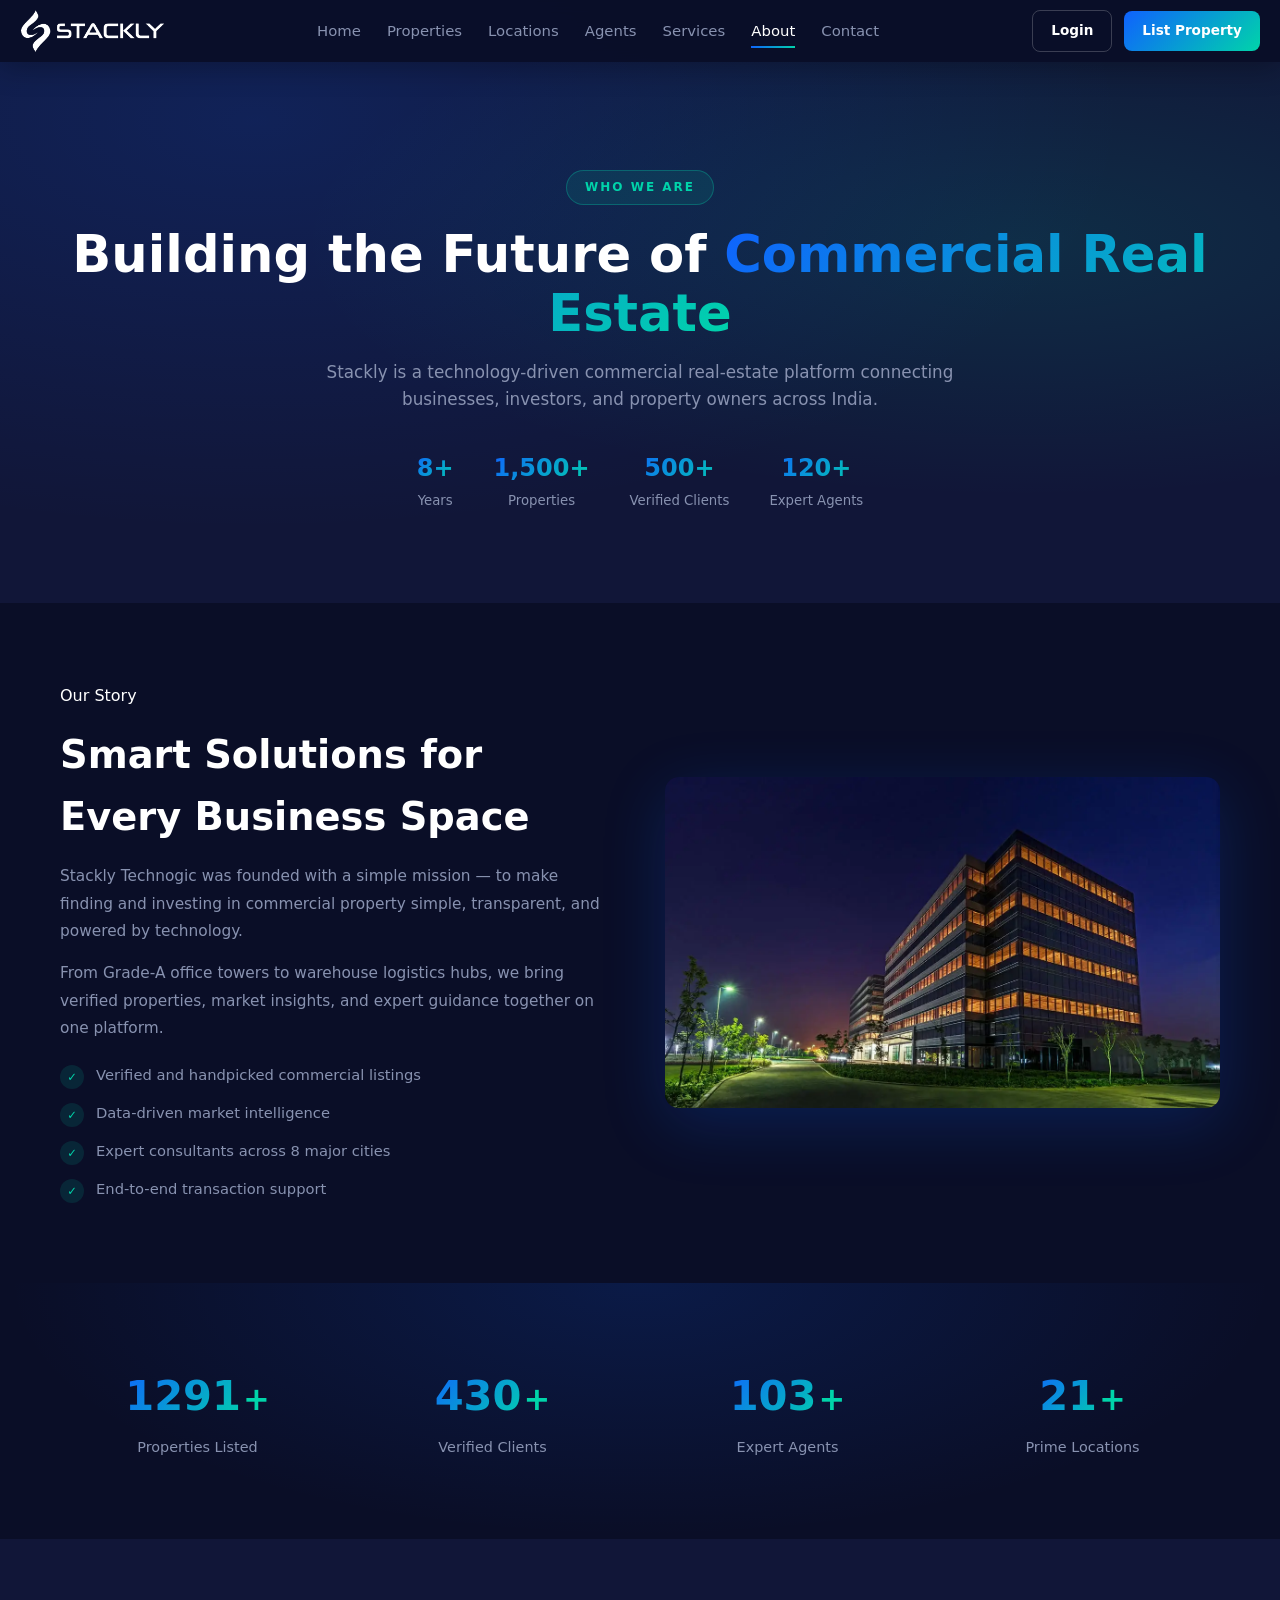
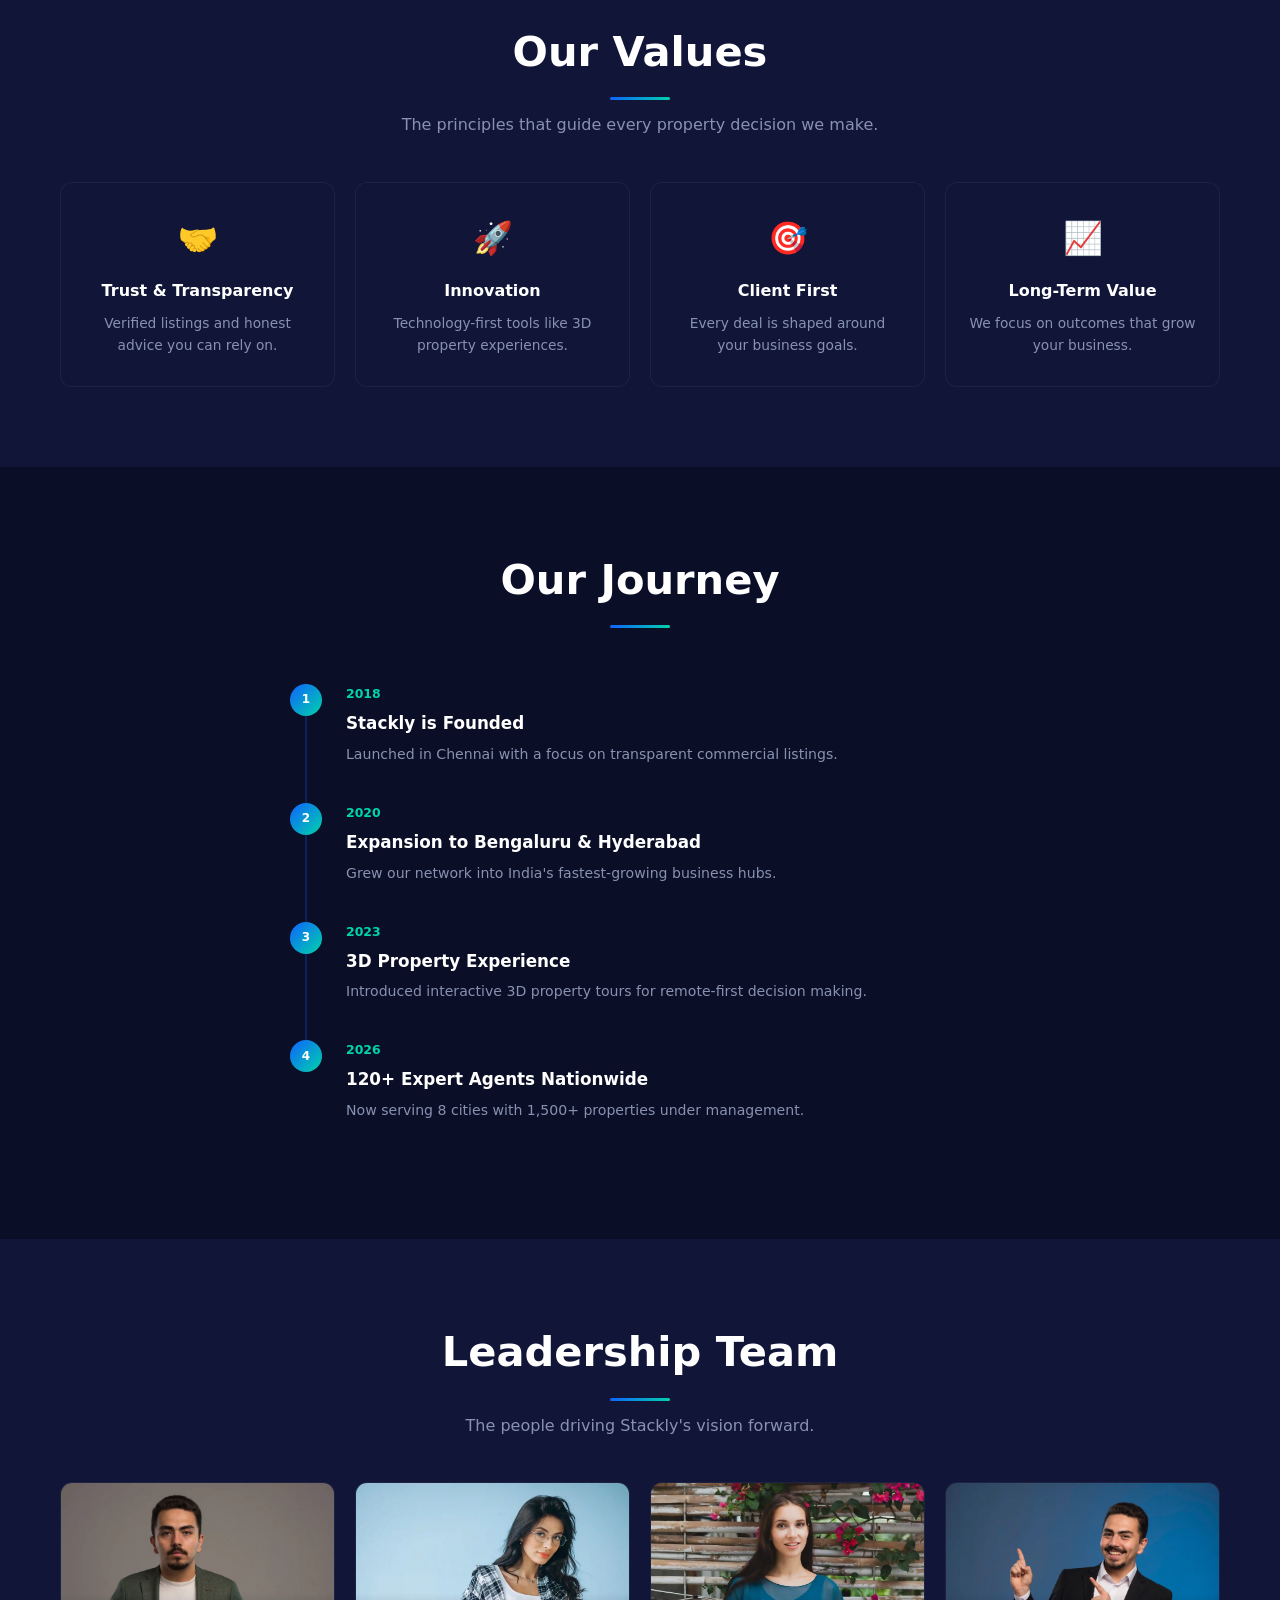
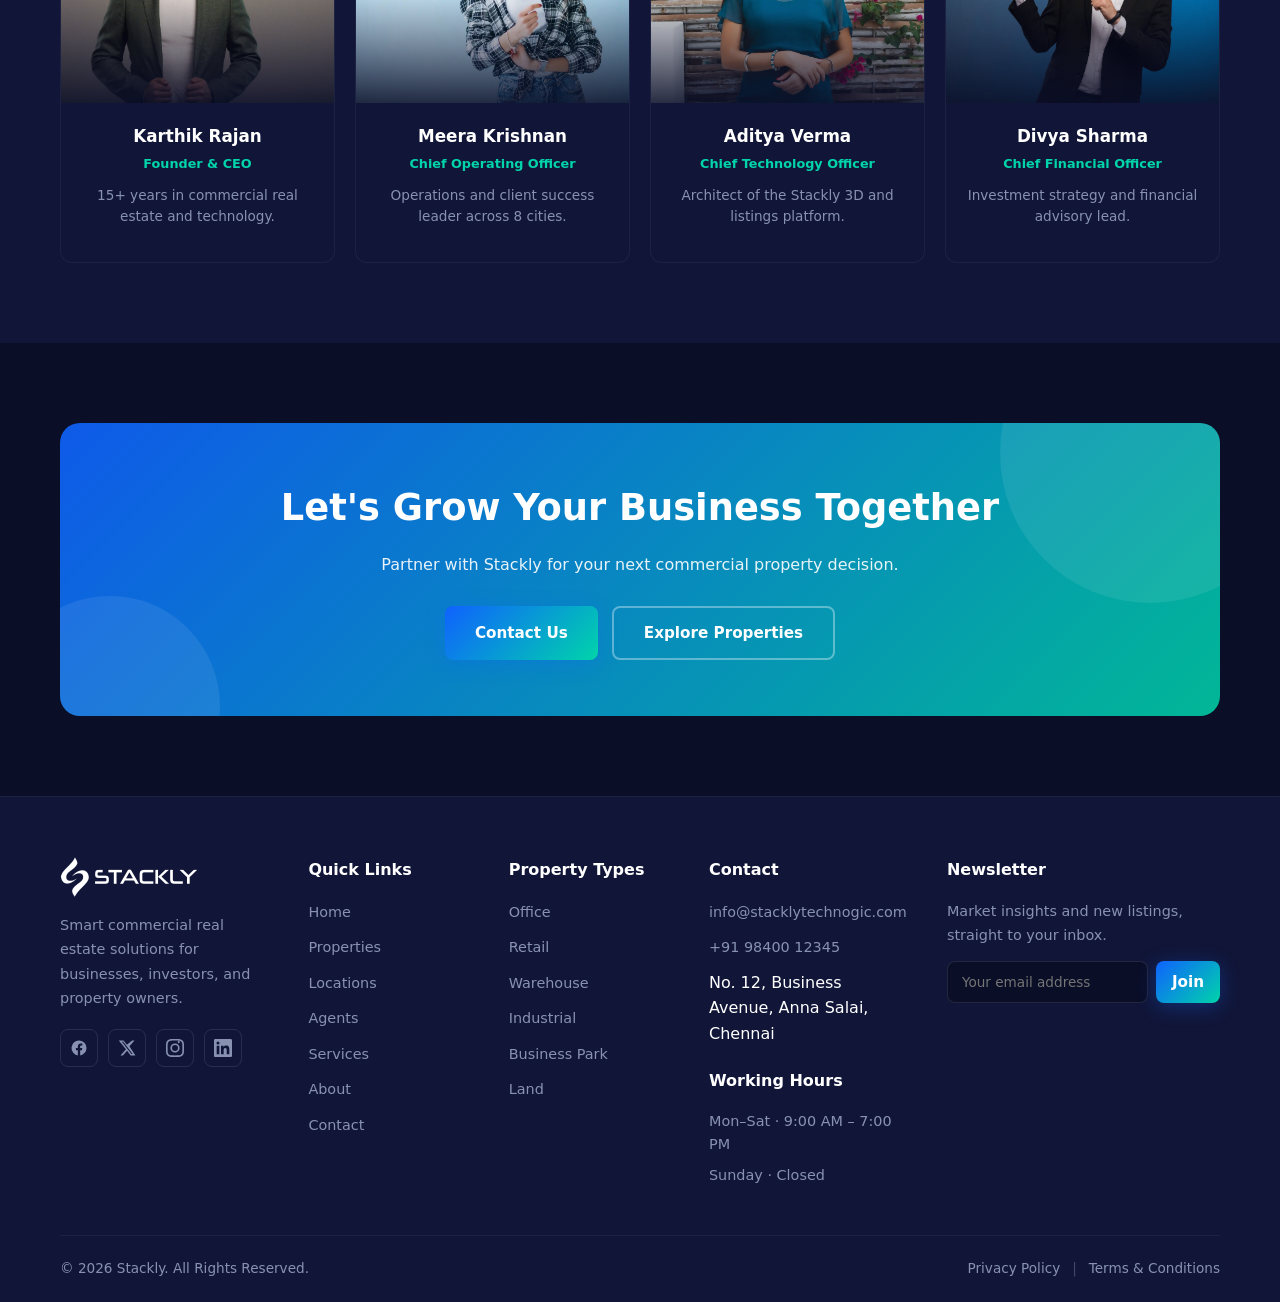
<file: about.html>
<!DOCTYPE html>
<html lang="en">
<head>
  <meta charset="UTF-8">
  <meta name="viewport" content="width=device-width, initial-scale=1.0">
  <title>About | Stackly Technogic</title>
  <link rel="stylesheet" href="styles.css">
</head>
<body>

  <!-- ===== PAGE LOADER ===== -->
  <div class="page-loader" id="pageLoader">
    <div class="loader-logo">ST</div>
    <div class="loader-ring"></div>
    <span class="loader-tag">Stackly Technogic</span>
  </div>

  <!-- Navbar -->
  <nav class="navbar scrolled">
    <div class="nav-container">
      <a href="index.html" class="nav-logo">
        <img src="images/logo.webp" alt="Stackly Technogic" class="nav-logo-img">
      </a>
      <ul class="nav-links" id="navLinks">
        <li><a href="index.html">Home</a></li>
        <li><a href="listings.html">Properties</a></li>
        <li><a href="locations.html">Locations</a></li>
        <li><a href="agents.html">Agents</a></li>
        <li><a href="services.html">Services</a></li>
        <li><a href="about.html" class="active">About</a></li>
        <li><a href="contact.html">Contact</a></li>
        <li class="nav-auth-mobile"><a href="login.html" class="nav-auth-login">Login</a></li>
        <li class="nav-auth-mobile"><a href="register.html" class="nav-auth-register">Create Account</a></li>
      </ul>
      <div class="nav-actions">
        <a href="login.html" class="btn btn-ghost btn-nav">Login</a>
        <a href="contact.html" class="btn btn-primary btn-nav btn-list">List Property</a>
      </div>
      <div class="nav-toggle" id="navToggle"><span></span><span></span><span></span></div>
    </div>
  </nav>

  <!-- Page Hero -->
  <section class="page-hero">
    <div class="container">
      <span class="page-kicker">Who We Are</span>
      <h1>Building the Future of <span class="gradient-text">Commercial Real Estate</span></h1>
      <p>Stackly is a technology-driven commercial real-estate platform connecting businesses, investors, and property owners across India.</p>
      <div class="page-metrics">
        <div class="pm-item"><strong>8+</strong><span>Years</span></div>
        <div class="pm-item"><strong>1,500+</strong><span>Properties</span></div>
        <div class="pm-item"><strong>500+</strong><span>Verified Clients</span></div>
        <div class="pm-item"><strong>120+</strong><span>Expert Agents</span></div>
      </div>
    </div>
  </section>

  <!-- Our Story -->
  <section class="why-section">
    <div class="container">
      <div class="about-grid">
        <div class="about-content">
          <span class="page-kicker" style="display:inline-block;margin-bottom:16px">Our Story</span>
          <h2>Smart Solutions for Every Business Space</h2>
          <p>Stackly Technogic was founded with a simple mission — to make finding and investing in commercial property simple, transparent, and powered by technology.</p>
          <p>From Grade-A office towers to warehouse logistics hubs, we bring verified properties, market insights, and expert guidance together on one platform.</p>
          <ul class="about-feature-list">
            <li><span class="sc-check">✓</span> Verified and handpicked commercial listings</li>
            <li><span class="sc-check">✓</span> Data-driven market intelligence</li>
            <li><span class="sc-check">✓</span> Expert consultants across 8 major cities</li>
            <li><span class="sc-check">✓</span> End-to-end transaction support</li>
          </ul>
        </div>
        <div class="about-content">
          <img src="images/Skyline Corporate Park.webp" alt="Commercial property" style="border-radius:14px;box-shadow:var(--shadow-lg)">
        </div>
      </div>
    </div>
  </section>

  <!-- Stats -->
  <section class="stats-section">
    <div class="container">
      <div class="stats-grid">
        <div class="stat-box"><span class="stat-number" data-target="1500">0</span><span class="stat-plus">+</span><span class="stat-label">Properties Listed</span></div>
        <div class="stat-box"><span class="stat-number" data-target="500">0</span><span class="stat-plus">+</span><span class="stat-label">Verified Clients</span></div>
        <div class="stat-box"><span class="stat-number" data-target="120">0</span><span class="stat-plus">+</span><span class="stat-label">Expert Agents</span></div>
        <div class="stat-box"><span class="stat-number" data-target="25">0</span><span class="stat-plus">+</span><span class="stat-label">Prime Locations</span></div>
      </div>
    </div>
  </section>

  <!-- Values -->
  <section class="values-section">
    <div class="container">
      <div class="section-header">
        <h2 class="section-title" data-text="Our Values">Our Values</h2>
        <p class="section-subtitle">The principles that guide every property decision we make.</p>
      </div>
      <div class="why-grid">
        <div class="why-card fade-in"><div class="why-icon">🤝</div><h3>Trust &amp; Transparency</h3><p>Verified listings and honest advice you can rely on.</p></div>
        <div class="why-card fade-in"><div class="why-icon">🚀</div><h3>Innovation</h3><p>Technology-first tools like 3D property experiences.</p></div>
        <div class="why-card fade-in"><div class="why-icon">🎯</div><h3>Client First</h3><p>Every deal is shaped around your business goals.</p></div>
        <div class="why-card fade-in"><div class="why-icon">📈</div><h3>Long-Term Value</h3><p>We focus on outcomes that grow your business.</p></div>
      </div>
    </div>
  </section>

  <!-- Timeline -->
  <section class="history-section">
    <div class="container">
      <div class="section-header">
        <h2 class="section-title" data-text="Our Journey">Our Journey</h2>
      </div>
      <div class="history-timeline">
        <div class="timeline-item">
          <div class="timeline-dot">1</div>
          <div class="timeline-content">
            <span class="timeline-year">2018</span>
            <h3>Stackly is Founded</h3>
            <p>Launched in Chennai with a focus on transparent commercial listings.</p>
          </div>
        </div>
        <div class="timeline-item">
          <div class="timeline-dot">2</div>
          <div class="timeline-content">
            <span class="timeline-year">2020</span>
            <h3>Expansion to Bengaluru &amp; Hyderabad</h3>
            <p>Grew our network into India's fastest-growing business hubs.</p>
          </div>
        </div>
        <div class="timeline-item">
          <div class="timeline-dot">3</div>
          <div class="timeline-content">
            <span class="timeline-year">2023</span>
            <h3>3D Property Experience</h3>
            <p>Introduced interactive 3D property tours for remote-first decision making.</p>
          </div>
        </div>
        <div class="timeline-item">
          <div class="timeline-dot">4</div>
          <div class="timeline-content">
            <span class="timeline-year">2026</span>
            <h3>120+ Expert Agents Nationwide</h3>
            <p>Now serving 8 cities with 1,500+ properties under management.</p>
          </div>
        </div>
      </div>
    </div>
  </section>

  <!-- Leadership -->
  <section class="team-section" style="background:var(--dark-2)">
    <div class="container">
      <div class="section-header">
        <h2 class="section-title" data-text="Leadership Team">Leadership Team</h2>
        <p class="section-subtitle">The people driving Stackly's vision forward.</p>
      </div>
      <div class="agents-grid">
        <div class="agent-card fade-in">
          <div class="agent-photo"><img src="images/team/1.webp" alt="Founder"></div>
          <div class="agent-body"><h3>Karthik Rajan</h3><div class="agent-role">Founder &amp; CEO</div><p class="agent-spec">15+ years in commercial real estate and technology.</p></div>
        </div>
        <div class="agent-card fade-in">
          <div class="agent-photo"><img src="images/team/2.webp" alt="COO"></div>
          <div class="agent-body"><h3>Meera Krishnan</h3><div class="agent-role">Chief Operating Officer</div><p class="agent-spec">Operations and client success leader across 8 cities.</p></div>
        </div>
        <div class="agent-card fade-in">
          <div class="agent-photo"><img src="images/team/3.webp" alt="CTO"></div>
          <div class="agent-body"><h3>Aditya Verma</h3><div class="agent-role">Chief Technology Officer</div><p class="agent-spec">Architect of the Stackly 3D and listings platform.</p></div>
        </div>
        <div class="agent-card fade-in">
          <div class="agent-photo"><img src="images/team/4.webp" alt="CFO"></div>
          <div class="agent-body"><h3>Divya Sharma</h3><div class="agent-role">Chief Financial Officer</div><p class="agent-spec">Investment strategy and financial advisory lead.</p></div>
        </div>
      </div>
    </div>
  </section>

  <!-- CTA -->
  <section class="cta-section">
    <div class="container">
      <div class="cta-card">
        <h2>Let's Grow Your Business Together</h2>
        <p>Partner with Stackly for your next commercial property decision.</p>
        <div class="cta-btns">
          <a href="contact.html" class="btn btn-primary">Contact Us</a>
          <a href="listings.html" class="btn btn-outline-light">Explore Properties</a>
        </div>
      </div>
    </div>
  </section>

  <!-- Footer -->
  <footer class="footer">
    <div class="container">
      <div class="footer-grid more">
        <div class="footer-brand">
          <div class="footer-logo"><a href="index.html"><img src="images/logo.webp" alt="Stackly Technogic" class="footer-logo-img"></a></div>
          <p>Smart commercial real estate solutions for businesses, investors, and property owners.</p>
          <div class="footer-social">
            <a href="404.html" aria-label="Facebook"><svg viewBox="0 0 24 24"><path d="M22 12a10 10 0 1 0-11.56 9.88v-6.99H7.9V12h2.54V9.8c0-2.5 1.49-3.89 3.77-3.89 1.09 0 2.24.2 2.24.2v2.46h-1.26c-1.24 0-1.63.77-1.63 1.56V12h2.78l-.45 2.89h-2.33v6.99A10 10 0 0 0 22 12Z"/></svg></a>
            <a href="404.html" aria-label="X (Twitter)"><svg viewBox="0 0 24 24"><path d="M18.9 2H22l-6.77 7.74L23.2 22h-6.23l-4.88-6.38L6.5 22H3.35l7.24-8.28L1 2h6.39l4.41 5.83L18.9 2Zm-1.08 18.13h1.72L6.9 3.78H5.06l12.76 16.35Z"/></svg></a>
            <a href="404.html" aria-label="Instagram"><svg viewBox="0 0 24 24"><path d="M12 2.16c3.2 0 3.58.01 4.85.07 1.17.05 1.8.25 2.23.41.56.22.96.48 1.38.9.42.42.68.82.9 1.38.16.42.36 1.06.41 2.23.06 1.27.07 1.65.07 4.85s-.01 3.58-.07 4.85c-.05 1.17-.25 1.8-.41 2.23-.22.56-.48.96-.9 1.38-.42.42-.82.68-1.38.9-.42.16-1.06.36-2.23.41-1.27.06-1.65.07-4.85.07s-3.58-.01-4.85-.07c-1.17-.05-1.8-.25-2.23-.41a3.72 3.72 0 0 1-1.38-.9 3.72 3.72 0 0 1-.9-1.38c-.16-.42-.36-1.06-.41-2.23-.06-1.27-.07-1.65-.07-4.85s.01-3.58.07-4.85c.05-1.17.25-1.8.41-2.23.22-.56.48-.96.9-1.38.42-.42.82-.68 1.38-.9.42-.16 1.06-.36 2.23-.41 1.27-.06 1.65-.07 4.85-.07ZM12 0C8.74 0 8.33.01 7.05.07 5.78.13 4.9.33 4.14.63a5.88 5.88 0 0 0-2.13 1.38A5.88 5.88 0 0 0 .63 4.14C.33 4.9.13 5.78.07 7.05.01 8.33 0 8.74 0 12s.01 3.67.07 4.95c.06 1.27.26 2.15.56 2.91.31.8.72 1.47 1.38 2.13a5.88 5.88 0 0 0 2.13 1.38c.76.3 1.64.5 2.91.56 1.28.06 1.69.07 4.95.07s3.67-.01 4.95-.07c1.27-.06 2.15-.26 2.91-.56a5.88 5.88 0 0 0 2.13-1.38 5.88 5.88 0 0 0 1.38-2.13c.3-.76.5-1.64.56-2.91.06-1.28.07-1.69.07-4.95s-.01-3.67-.07-4.95c-.06-1.27-.26-2.15-.56-2.91a5.88 5.88 0 0 0-1.38-2.13A5.88 5.88 0 0 0 19.86.63c-.76-.3-1.64-.5-2.91-.56C15.67.01 15.26 0 12 0Zm0 5.84A6.16 6.16 0 1 0 18.16 12 6.16 6.16 0 0 0 12 5.84Zm0 10.16A4 4 0 1 1 16 12a4 4 0 0 1-4 4Zm6.41-11.85a1.44 1.44 0 1 1-1.44-1.44 1.44 1.44 0 0 1 1.44 1.44Z"/></svg></a>
            <a href="404.html" aria-label="LinkedIn"><svg viewBox="0 0 24 24"><path d="M20.45 20.45h-3.55v-5.57c0-1.33-.03-3.04-1.85-3.04-1.85 0-2.14 1.45-2.14 2.94v5.67h-3.56V9h3.42v1.56h.05a3.75 3.75 0 0 1 3.37-1.85c3.6 0 4.27 2.37 4.27 5.46v6.28ZM5.34 7.43a2.06 2.06 0 1 1 0-4.12 2.06 2.06 0 0 1 0 4.12ZM7.12 20.45H3.55V9h3.57v11.45ZM22.22 0H1.77C.79 0 0 .77 0 1.73v20.54C0 23.23.79 24 1.77 24h20.45c.98 0 1.78-.77 1.78-1.73V1.73C24 .77 23.2 0 22.22 0Z"/></svg></a>
          </div>
        </div>
        <div class="footer-links">
          <h4>Quick Links</h4>
          <ul>
            <li><a href="index.html">Home</a></li>
            <li><a href="listings.html">Properties</a></li>
            <li><a href="locations.html">Locations</a></li>
            <li><a href="agents.html">Agents</a></li>
            <li><a href="services.html">Services</a></li>
            <li><a href="about.html">About</a></li>
            <li><a href="contact.html">Contact</a></li>
          </ul>
        </div>
        <div class="footer-links">
          <h4>Property Types</h4>
          <ul>
            <li><a href="listings.html">Office</a></li>
            <li><a href="listings.html">Retail</a></li>
            <li><a href="listings.html">Warehouse</a></li>
            <li><a href="listings.html">Industrial</a></li>
            <li><a href="listings.html">Business Park</a></li>
            <li><a href="listings.html">Land</a></li>
          </ul>
        </div>
        <div class="footer-contact">
          <h4>Contact</h4>
          <ul>
            <li><a href="mailto:info@stacklytechnogic.com">info@stacklytechnogic.com</a></li>
            <li><a href="tel:+919840012345">+91 98400 12345</a></li>
            <li>No. 12, Business Avenue, Anna Salai, Chennai</li>
          </ul>
          <h4 style="margin-top:22px;">Working Hours</h4>
          <ul class="footer-hours">
            <li>Mon–Sat · 9:00 AM – 7:00 PM</li>
            <li>Sunday · Closed</li>
          </ul>
        </div>
        <div class="footer-links footer-news">
          <h4>Newsletter</h4>
          <p>Market insights and new listings, straight to your inbox.</p>
          <div class="footer-news-form">
            <input type="email" id="footerNLInput" placeholder="Your email address">
            <button class="btn btn-primary" onclick="subscribeFooter(); return false;">Join</button>
          </div>
        </div>
      </div>
      <div class="footer-bottom">
        <p>© 2026 Stackly. All Rights Reserved.</p>
        <div class="footer-legal">
          <a href="404.html">Privacy Policy</a><span>|</span><a href="404.html">Terms &amp; Conditions</a>
        </div>
      </div>
    </div>
  </footer>

  <script src="script.js"></script>
</body>
</html>
</file>
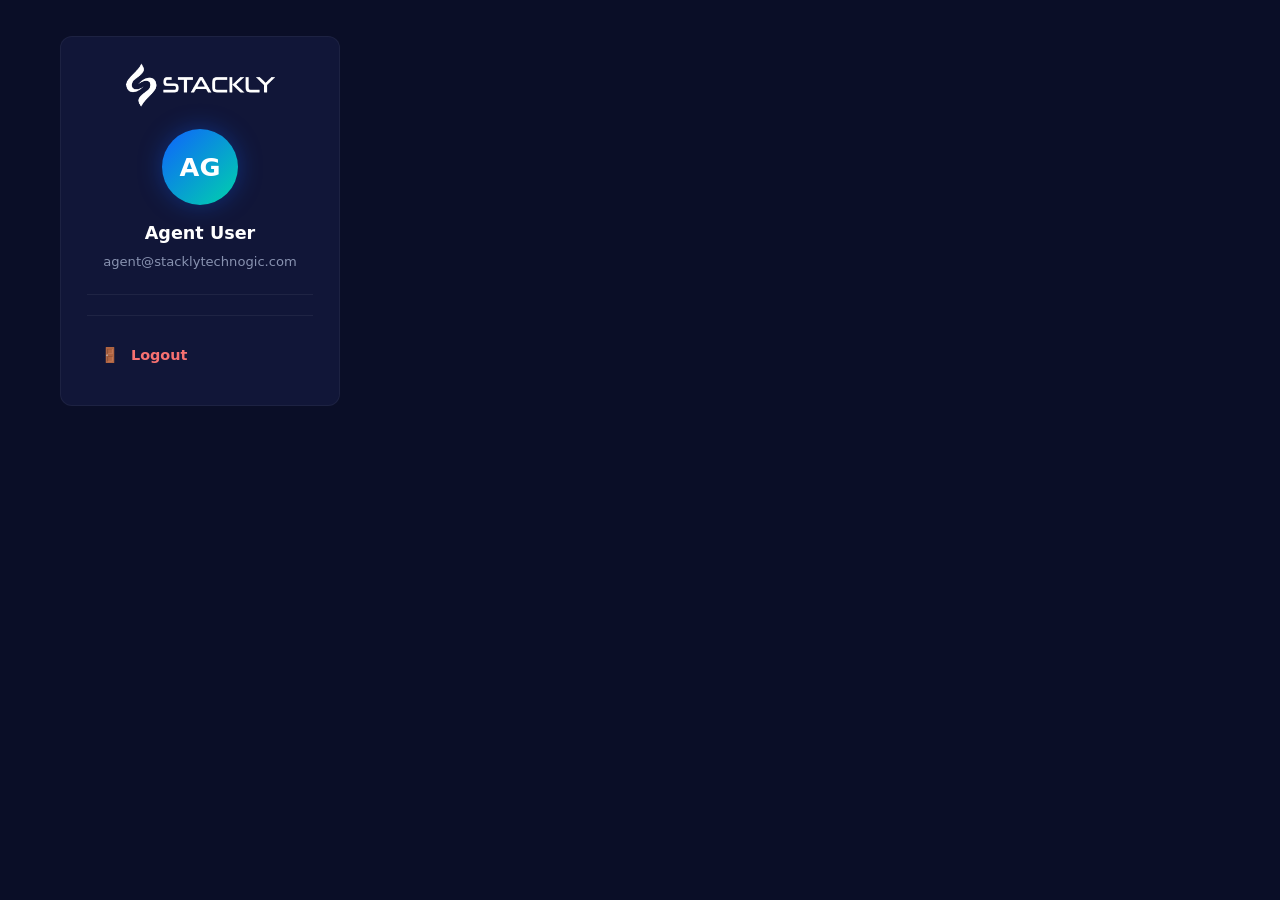
<file: agent-dashboard.html>
<!DOCTYPE html>
<html lang="en">
<head>
  <meta charset="UTF-8">
  <meta name="viewport" content="width=device-width, initial-scale=1.0">
  <title>Agent Dashboard | Stackly Technogic</title>
  <link rel="stylesheet" href="styles.css">
</head>
<body>

  <!-- ===== PAGE LOADER ===== -->
  <div class="page-loader" id="pageLoader">
    <div class="loader-logo">ST</div>
    <div class="loader-ring"></div>
    <span class="loader-tag">Stackly Technogic</span>
  </div>

  <!-- Dashboard -->
  <section class="dash-shell">
    <div class="container">
      <div class="dash-mobile-head">
        <a href="index.html" class="dash-logo">
          <img src="images/logo.webp" alt="Stackly Technogic" class="dash-logo-img">
        </a>
        <button class="dash-menu-btn" id="dashMenuBtn" aria-label="Menu"><span></span><span></span><span></span></button>
      </div>
      <div class="dash-grid">
        <!-- Sidebar -->
        <aside class="dash-side">
          <button class="dash-close" id="dashCloseBtn" aria-label="Close menu">✕</button>
          <a href="index.html" class="dash-logo">
            <img src="images/logo.webp" alt="Stackly Technogic" class="dash-logo-img">
          </a>
          <div class="dash-profile">
            <div class="dash-avatar" id="dashAvatar">AG</div>
            <h3 id="dashName">Agent User</h3>
            <p id="dashEmail">agent@stacklytechnogic.com</p>
          </div>
          <nav class="dash-nav">
            <a href="#" id="dashNavOverview" class="active"><span class="dn-icon">📊</span> Overview</a>
            <a href="#" id="dashNavListings"><span class="dn-icon">🏢</span> My Listings</a>
            <a href="#" id="dashNavInquiries"><span class="dn-icon">✉️</span> Inquiries</a>
            <a href="#" id="dashNavAdd"><span class="dn-icon">➕</span> Add Listing</a>
            <a href="#" id="dashNavProfile"><span class="dn-icon">🤝</span> My Profile</a>
          </nav>
          <div class="dash-logout">
            <a href="#" class="btn-link" style="color:#f87171" onclick="logout(); return false;"><span class="dn-icon">🚪</span> Logout</a>
          </div>
        </aside>

        <!-- Main -->
        <div class="dash-main" id="dashMain">
          <div id="dashContent" style="display:none;">
            <!-- Overview -->
            <div id="panelOverview">
              <div class="dash-head">
                <div>
                  <h2 id="overviewTitle">Welcome to your Dashboard</h2>
                  <p>Manage your listings, respond to inquiries, and track performance.</p>
                </div>
              </div>
              <div class="dash-stats">
                <div class="dash-stat"><div class="ds-icon">🏢</div><strong id="statListings">0</strong><span>Active Listings</span></div>
                <div class="dash-stat"><div class="ds-icon">👁️</div><strong id="statViews">0</strong><span>Total Views</span></div>
                <div class="dash-stat"><div class="ds-icon">✉️</div><strong id="statInquiries">0</strong><span>Inquiries</span></div>
                <div class="dash-stat"><div class="ds-icon">📈</div><strong id="statLeads">0</strong><span>Qualified Leads</span></div>
              </div>

              <div class="dash-panel">
                <div class="dash-panel-head">
                  <h3>Latest Inquiries</h3>
                  <a href="404.html" onclick="showPanel('inquiries'); return false;">View All</a>
                </div>
                <div class="dash-list" id="latestInquiries"></div>
              </div>

              <div class="dash-panel">
                <div class="dash-panel-head">
                  <h3>Performance</h3>
                  <span style="color:var(--gray);font-size:.8rem;">Last 30 days</span>
                </div>
                <div class="dash-metric-row">
                  <div class="dash-metric"><strong>24.8%</strong><span>Click-through rate on your listings.</span></div>
                  <div class="dash-metric"><strong>1.6 days</strong><span>Average response time to inquiries.</span></div>
                  <div class="dash-metric"><strong>18</strong><span>Site visits scheduled this month.</span></div>
                  <div class="dash-metric"><strong>₹42 Cr</strong><span>Total deal value closed this quarter.</span></div>
                </div>
              </div>
            </div>

            <!-- My Listings -->
            <div id="panelListings" style="display:none;">
              <div class="dash-head">
                <div>
                  <h2>My Listings</h2>
                  <p>Properties you have listed on Stackly.</p>
                </div>
                <a href="404.html" class="btn btn-primary" onclick="showPanel('add'); return false;">+ Add Listing</a>
              </div>
              <div class="dash-stats">
                <div class="dash-stat"><div class="ds-icon">🏢</div><strong id="lstTotal">0</strong><span>Total Listings</span></div>
                <div class="dash-stat"><div class="ds-icon">👁️</div><strong id="lstViews">0</strong><span>Total Views</span></div>
                <div class="dash-stat"><div class="ds-icon">✅</div><strong id="lstActive">0</strong><span>Active</span></div>
                <div class="dash-stat"><div class="ds-icon">✉️</div><strong id="lstInquiries">0</strong><span>Inquiries</span></div>
              </div>

              <div class="dash-panel">
                <div class="dash-panel-head">
                  <h3>Your Portfolios</h3>
                  <a href="404.html">Export Report →</a>
                </div>
                <div class="dash-table-wrap">
                  <table class="dash-table">
                    <thead>
                      <tr><th>Property</th><th>Location</th><th>Price</th><th>Views</th><th>Status</th><th></th></tr>
                    </thead>
                    <tbody id="listingsTable"></tbody>
                  </table>
                </div>
              </div>

              <div class="dash-metric-row">
                <div class="dash-metric"><strong>📈 Avg. Views per Listing</strong><span>Your listings average 48 views and 6 shortlists each week after the first month of publish.</span></div>
                <div class="dash-metric"><strong>💡 Refresh Often</strong><span>Updating photos or the price refreshes your listing's visibility and can boost views by up to 40%.</span></div>
              </div>

              <div class="dash-panel">
                <div class="dash-panel-head">
                  <h3>Quick Tips</h3>
                </div>
                <div class="dash-list">
                  <div class="dash-item">
                    <div class="dash-item-icon">📸</div>
                    <div class="dash-item-body"><strong>Use High-Quality Photos</strong><span>Listings with 8+ clear photos receive 3× more inquiries.</span></div>
                  </div>
                  <div class="dash-item">
                    <div class="dash-item-icon">💰</div>
                    <div class="dash-item-body"><strong>Price It Right</strong><span>Compare similar active listings in your city before setting the price.</span></div>
                  </div>
                  <div class="dash-item">
                    <div class="dash-item-icon">⏱️</div>
                    <div class="dash-item-body"><strong>Respond Fast</strong><span>Agents who reply within 24 hours convert 2× more inquiries into site visits.</span></div>
                  </div>
                </div>
              </div>
            </div>

            <!-- Inquiries -->
            <div id="panelInquiries" style="display:none;">
              <div class="dash-head">
                <div>
                  <h2>Inquiries</h2>
                  <p>Messages from buyers interested in your listings.</p>
                </div>
              </div>
              <div class="dash-panel">
                <div class="dash-table-wrap">
                  <table class="dash-table">
                    <thead>
                      <tr><th>Buyer</th><th>Property</th><th>Date</th><th>Status</th><th></th></tr>
                    </thead>
                    <tbody id="inquiriesTable"></tbody>
                  </table>
                </div>
              </div>
            </div>

            <!-- Add Listing -->
            <div id="panelAdd" style="display:none;">
              <div class="dash-head">
                <div>
                  <h2>Add Listing</h2>
                  <p>Fill in the details to list a new property.</p>
                </div>
              </div>
              <div class="dash-panel">
                <div class="auth-form" style="display:flex;flex-direction:column;gap:14px;">
                  <div class="form-row" style="display:grid;grid-template-columns:1fr 1fr;gap:14px;">
                    <div>
                      <label class="form-label" for="addTitle">Property Title</label>
                      <input type="text" id="addTitle" class="form-input" placeholder="e.g. Tech Park Office">
                    </div>
                    <div>
                      <label class="form-label" for="addCity">City</label>
                      <select id="addCity" class="form-input">
                        <option value="">Select City</option>
                        <option value="Chennai">Chennai</option>
                        <option value="Bengaluru">Bengaluru</option>
                        <option value="Hyderabad">Hyderabad</option>
                        <option value="Mumbai">Mumbai</option>
                        <option value="Pune">Pune</option>
                        <option value="Delhi">Delhi</option>
                        <option value="Coimbatore">Coimbatore</option>
                        <option value="Kochi">Kochi</option>
                      </select>
                    </div>
                  </div>
                  <div class="form-row" style="display:grid;grid-template-columns:1fr 1fr;gap:14px;">
                    <div>
                      <label class="form-label" for="addType">Property Type</label>
                      <select id="addType" class="form-input">
                        <option value="office">Office</option>
                        <option value="retail">Retail</option>
                        <option value="warehouse">Warehouse</option>
                        <option value="industrial">Industrial</option>
                        <option value="business-park">Business Park</option>
                        <option value="land">Land</option>
                      </select>
                    </div>
                    <div>
                      <label class="form-label" for="addPurpose">Purpose</label>
                      <select id="addPurpose" class="form-input">
                        <option value="sale">For Sale</option>
                        <option value="lease">For Lease</option>
                        <option value="rent">For Rent</option>
                      </select>
                    </div>
                  </div>
                  <div class="form-row" style="display:grid;grid-template-columns:1fr 1fr;gap:14px;">
                    <div>
                      <label class="form-label" for="addPrice">Price (₹ Lakhs or Cr) in Lakhs</label>
                      <input type="number" id="addPrice" class="form-input" placeholder="e.g. 850">
                    </div>
                    <div>
                      <label class="form-label" for="addSqft">Area (Sq Ft)</label>
                      <input type="number" id="addSqft" class="form-input" placeholder="e.g. 20000">
                    </div>
                  </div>
                  <div>
                    <label class="form-label" for="addDesc">Description</label>
                    <textarea id="addDesc" rows="3" class="form-input" placeholder="Short description of the property"></textarea>
                  </div>
                  <div class="dash-actions">
                    <button type="button" class="btn btn-primary" id="addListingBtn">Publish Listing</button>
                    <button type="button" class="btn btn-outline" onclick="showPanel('listings'); return false;">Cancel</button>
                  </div>
                </div>
              </div>
            </div>

            <!-- My Profile -->
            <div id="panelProfile" style="display:none;">
              <div class="dash-head">
                <div>
                  <h2>My Profile</h2>
                  <p>Your public agent/broker profile and account settings.</p>
                </div>
                <button type="button" class="btn btn-primary" onclick="saveProfile(); return false;">Save Changes</button>
              </div>

              <div class="dash-panel">
                <div class="dash-panel-head">
                  <h3>Account Details</h3>
                </div>
                <div class="auth-form" style="display:flex;flex-direction:column;gap:14px;">
                  <div class="form-row" style="display:grid;grid-template-columns:1fr 1fr;gap:14px;">
                    <div>
                      <label class="form-label" for="profName">Full Name</label>
                      <input type="text" id="profName" class="form-input" placeholder="e.g. Arun Kumar">
                    </div>
                    <div>
                      <label class="form-label" for="profEmail">Email</label>
                      <input type="email" id="profEmail" class="form-input" placeholder="you@example.com">
                    </div>
                  </div>
                  <div class="form-row" style="display:grid;grid-template-columns:1fr 1fr;gap:14px;">
                    <div>
                      <label class="form-label" for="profPhone">Phone</label>
                      <input type="tel" id="profPhone" class="form-input" placeholder="+91 00000 00000">
                    </div>
                    <div>
                      <label class="form-label" for="profCity">Base City</label>
                      <select id="profCity" class="form-input">
                        <option value="">Select City</option>
                        <option value="Chennai">Chennai</option>
                        <option value="Bengaluru">Bengaluru</option>
                        <option value="Hyderabad">Hyderabad</option>
                        <option value="Mumbai">Mumbai</option>
                        <option value="Pune">Pune</option>
                        <option value="Delhi">Delhi</option>
                        <option value="Coimbatore">Coimbatore</option>
                        <option value="Kochi">Kochi</option>
                      </select>
                    </div>
                  </div>
                  <div>
                    <label class="form-label" for="profBio">About / Bio</label>
                    <textarea id="profBio" rows="3" class="form-input" placeholder="Tell buyers about your experience and specialist areas."></textarea>
                  </div>
                </div>
              </div>

              <div class="dash-metric-row">
                <div class="dash-metric"><strong>🛡️ Verified Agent</strong><span>Your account is verified by Stackly. Verified agents get up to 3× more buyer inquiries.</span></div>
                <div class="dash-metric"><strong>⭐ 4.9 Average Rating</strong><span>Based on 126 buyer reviews across your past deals.</span></div>
              </div>

              <div class="dash-panel">
                <div class="dash-panel-head">
                  <h3>Account Actions</h3>
                </div>
                <div class="dash-actions">
                  <button type="button" class="btn btn-outline" onclick="showToast('Password reset link sent to your email.'); return false;">Reset Password</button>
                  <button type="button" class="btn btn-outline" onclick="showToast('Notification preferences saved (coming soon).'); return false;">Notification Settings</button>
                  <a href="#" class="btn btn-outline" onclick="logout(); return false;" style="color:#f87171;">Logout</a>
                </div>
              </div>
            </div>
          </div>
        </div>
      </div>
    </div>
  </section>

  <script src="script.js"></script>
  <script>
    const typeL = { office:"Office", retail:"Retail", warehouse:"Warehouse", industrial:"Industrial", "business-park":"Business Park", land:"Land" };
    const purposeL = { sale:"For Sale", lease:"For Lease", rent:"For Rent" };

    function getAgentListings() { try { return JSON.parse(localStorage.getItem('st_agent_listings') || '[]'); } catch (e) { return []; } }
    function getInquiries() { try { return JSON.parse(localStorage.getItem('st_inquiries') || '[]'); } catch (e) { return []; } }

    function logout() {
      localStorage.removeItem('st_session');
      window.location.href = 'login.html';
    }

    function showPanel(id) {
      ['overview','listings','inquiries','add','profile'].forEach(p => document.getElementById('panel' + p.charAt(0).toUpperCase() + p.slice(1)).style.display = 'none');
      document.getElementById('panel' + id.charAt(0).toUpperCase() + id.slice(1)).style.display = 'block';
      document.querySelectorAll('.dash-nav a').forEach(a => a.classList.remove('active'));
      document.getElementById('dashNav' + id.charAt(0).toUpperCase() + id.slice(1)).classList.add('active');
    }

    document.getElementById('dashNavOverview').addEventListener('click', () => showPanel('overview'));
    document.getElementById('dashNavListings').addEventListener('click', () => { showPanel('listings'); renderListings(); });
    document.getElementById('dashNavInquiries').addEventListener('click', () => { showPanel('inquiries'); renderInquiries(); });
    document.getElementById('dashNavAdd').addEventListener('click', () => showPanel('add'));
    document.getElementById('dashNavProfile').addEventListener('click', () => { showPanel('profile'); populateProfile(); });

    const dashMenuBtn = document.getElementById('dashMenuBtn');
    const dashSide = document.querySelector('.dash-side');
    const dashCloseBtn = document.getElementById('dashCloseBtn');
    if (dashMenuBtn) {
      dashMenuBtn.addEventListener('click', () => dashSide.classList.toggle('open'));
      if (dashCloseBtn) dashCloseBtn.addEventListener('click', () => dashSide.classList.remove('open'));
      document.querySelectorAll('.dash-nav a, .dash-logout a').forEach(a => a.addEventListener('click', () => dashSide.classList.remove('open')));
      document.addEventListener('click', (e) => {
        if (dashSide.classList.contains('open') && !dashSide.contains(e.target) && !dashMenuBtn.contains(e.target)) dashSide.classList.remove('open');
      });
      document.addEventListener('keydown', (e) => { if (e.key === 'Escape') dashSide.classList.remove('open'); });
    }

    function renderListings() {
      const mine = getAgentListings();
      const tbody = document.getElementById('listingsTable');
      const count = mine.length || properties.length;
      const views = count * 45 + 120;
      document.getElementById('statListings').textContent = count;
      document.getElementById('statViews').textContent = views;
      document.getElementById('statLeads').textContent = Math.min(Math.ceil(count / 2), 24);
      document.getElementById('lstTotal').textContent = count;
      document.getElementById('lstViews').textContent = views;
      document.getElementById('lstActive').textContent = mine.length ? mine.filter(p => (p.status || 'Active') !== 'Inactive').length : count;
      document.getElementById('lstInquiries').textContent = getInquiries().length || Math.min(Math.ceil(count * 2), 18);
      if (!mine.length) {
        tbody.innerHTML = `<tr><td colspan="6" style="color:var(--gray);text-align:center;padding:20px;">No listings yet. <a href="#" style="color:var(--primary);font-weight:700;" onclick="showPanel('add'); return false;">Add your first listing →</a></td></tr>`;
        return;
      }
      tbody.innerHTML = mine.map(p => `
        <tr>
          <td><strong>${p.title}</strong></td>
          <td>${p.city}</td>
          <td>${p.priceLabel}</td>
          <td>${p.views || 0}</td>
          <td><span class="dash-badge db-active">${p.status || 'Active'}</span></td>
          <td><span class="dash-item-action"><a href="#" class="red" onclick="removeListing(${p.id}); return false;">Delete</a></span></td>
        </tr>`).join('');
    }

    function removeListing(id) {
      const mine = getAgentListings().filter(p => p.id !== id);
      localStorage.setItem('st_agent_listings', JSON.stringify(mine));
      renderListings();
      showToast('Listing deleted.');
    }

    function renderInquiries() {
      const inquiries = getInquiries();
      const tbody = document.getElementById('inquiriesTable');
      document.getElementById('statInquiries').textContent = inquiries.length;
      const list = [
        { buyer:"Priya Sharma", property:"Skyline Corporate Park", date:"2026-09-15" },
        { buyer:"Rahul Verma", property:"Tech Valley Office Hub", date:"2026-09-14" },
        { buyer:"Ananya Iyer", property:"Business Bay Towers", date:"2026-09-12" },
        { buyer:"Vikram Singh", property:"Metro Business Center", date:"2026-09-10" }
      ];
      const rows = list.map(q => `
        <tr>
          <td><strong>${q.buyer}</strong></td>
          <td>${q.property}</td>
          <td>${new Date(q.date).toLocaleDateString('en-IN', { day:'numeric', month:'short', year:'numeric' })}</td>
          <td><span class="dash-badge db-pending">Awaiting Response</span></td>
          <td><span class="dash-item-action"><a href="404.html">Reply →</a></span></td>
        </tr>`);
      tbody.innerHTML = rows.join('') + '<tr><td colspan="5" style="color:var(--gray);text-align:center;padding:16px;">New inquiries will appear here once buyers contact your listings.</td></tr>';
    }

    function renderLatestInquiries() {
      const list = document.getElementById('latestInquiries');
      const items = [
        { i:"👤", t:"Priya Sharma", s:"Interested in Skyline Corporate Park" },
        { i:"👤", t:"Rahul Verma", s:"Asked about Tech Valley Office Hub pricing" },
        { i:"👤", t:"Ananya Iyer", s:"Requested site visit for Business Bay Towers" }
      ];
      list.innerHTML = items.map(q => `
        <div class="dash-item">
          <div class="dash-item-icon">${q.i}</div>
          <div class="dash-item-body"><strong>${q.t}</strong><span>${q.s}</span></div>
          <div class="dash-item-time">Today</div>
          <div class="dash-item-action"><a href="404.html">Reply →</a></div>
        </div>`).join('');
    }

    document.getElementById('addListingBtn').addEventListener('click', () => {
      const title = document.getElementById('addTitle').value.trim();
      const city = document.getElementById('addCity').value;
      const price = parseFloat(document.getElementById('addPrice').value);
      const sqft = parseFloat(document.getElementById('addSqft').value);
      if (!title || !city || !price || !sqft) {
        showToast('Please fill in title, city, price, and area.');
        return;
      }
      const mine = getAgentListings();
      const id = Date.now() % 100000;
      const priceLabel = price >= 100 ? `₹${(price / 100).toFixed(price % 100 ? 2 : 0)} Cr` : `₹${price} L`;
      mine.push({ id, title, city, type: document.getElementById('addType').value, purpose: document.getElementById('addPurpose').value, price, priceLabel, sqft, views: 0, status: 'Active' });
      localStorage.setItem('st_agent_listings', JSON.stringify(mine));
      document.getElementById('addTitle').value = '';
      document.getElementById('addCity').value = '';
      document.getElementById('addPrice').value = '';
      document.getElementById('addSqft').value = '';
      document.getElementById('addDesc').value = '';
      showToast('Listing published successfully!');
      showPanel('listings');
      renderListings();
    });

    function getProfile() { try { return JSON.parse(localStorage.getItem('st_agent_profile') || '{}'); } catch (e) { return {}; } }

    function populateProfile() {
      const session = getSession();
      const prof = getProfile();
      const name = prof.name || (session && session.name) || 'Agent User';
      const email = prof.email || (session && session.email) || 'agent@stacklytechnogic.com';
      document.getElementById('profName').value = name;
      document.getElementById('profEmail').value = email;
      document.getElementById('profPhone').value = prof.phone || '';
      if (prof.city) document.getElementById('profCity').value = prof.city;
      document.getElementById('profBio').value = prof.bio || '';
    }

    function saveProfile() {
      const prof = {
        name: document.getElementById('profName').value.trim(),
        email: document.getElementById('profEmail').value.trim(),
        phone: document.getElementById('profPhone').value.trim(),
        city: document.getElementById('profCity').value,
        bio: document.getElementById('profBio').value.trim()
      };
      if (!prof.name || !prof.email) { showToast('Please fill in at least your name and email.'); return; }
      localStorage.setItem('st_agent_profile', JSON.stringify(prof));
      document.getElementById('dashName').textContent = prof.name;
      document.getElementById('dashEmail').textContent = prof.email;
      document.getElementById('dashAvatar').textContent = prof.name.trim().split(/\s+/).map(w => w[0]).join('').toUpperCase().slice(0, 2) || 'AG';
      showToast('Profile saved successfully.');
    }


    (function init() {
      const session = getSession();
      const content = document.getElementById('dashContent');
      if (!session) {
        content.style.display = 'none';
        document.querySelector('.dash-nav').style.display = 'none';
        return;
      }
      content.style.display = 'block';
      const prof = getProfile();
      const name = prof.name || session.name || 'Agent User';
      const email = prof.email || session.email || 'agent@stacklytechnogic.com';
      document.getElementById('dashName').textContent = name;
      document.getElementById('dashEmail').textContent = email;
      document.getElementById('dashAvatar').textContent = name.trim().split(/\s+/).map(w => w[0]).join('').toUpperCase().slice(0, 2) || 'AG';
      document.getElementById('overviewTitle').textContent = 'Welcome back, ' + name;
      populateProfile();
      renderListings();
      renderInquiries();
      renderLatestInquiries();
    })();
  </script>
</body>
</html>
</file>
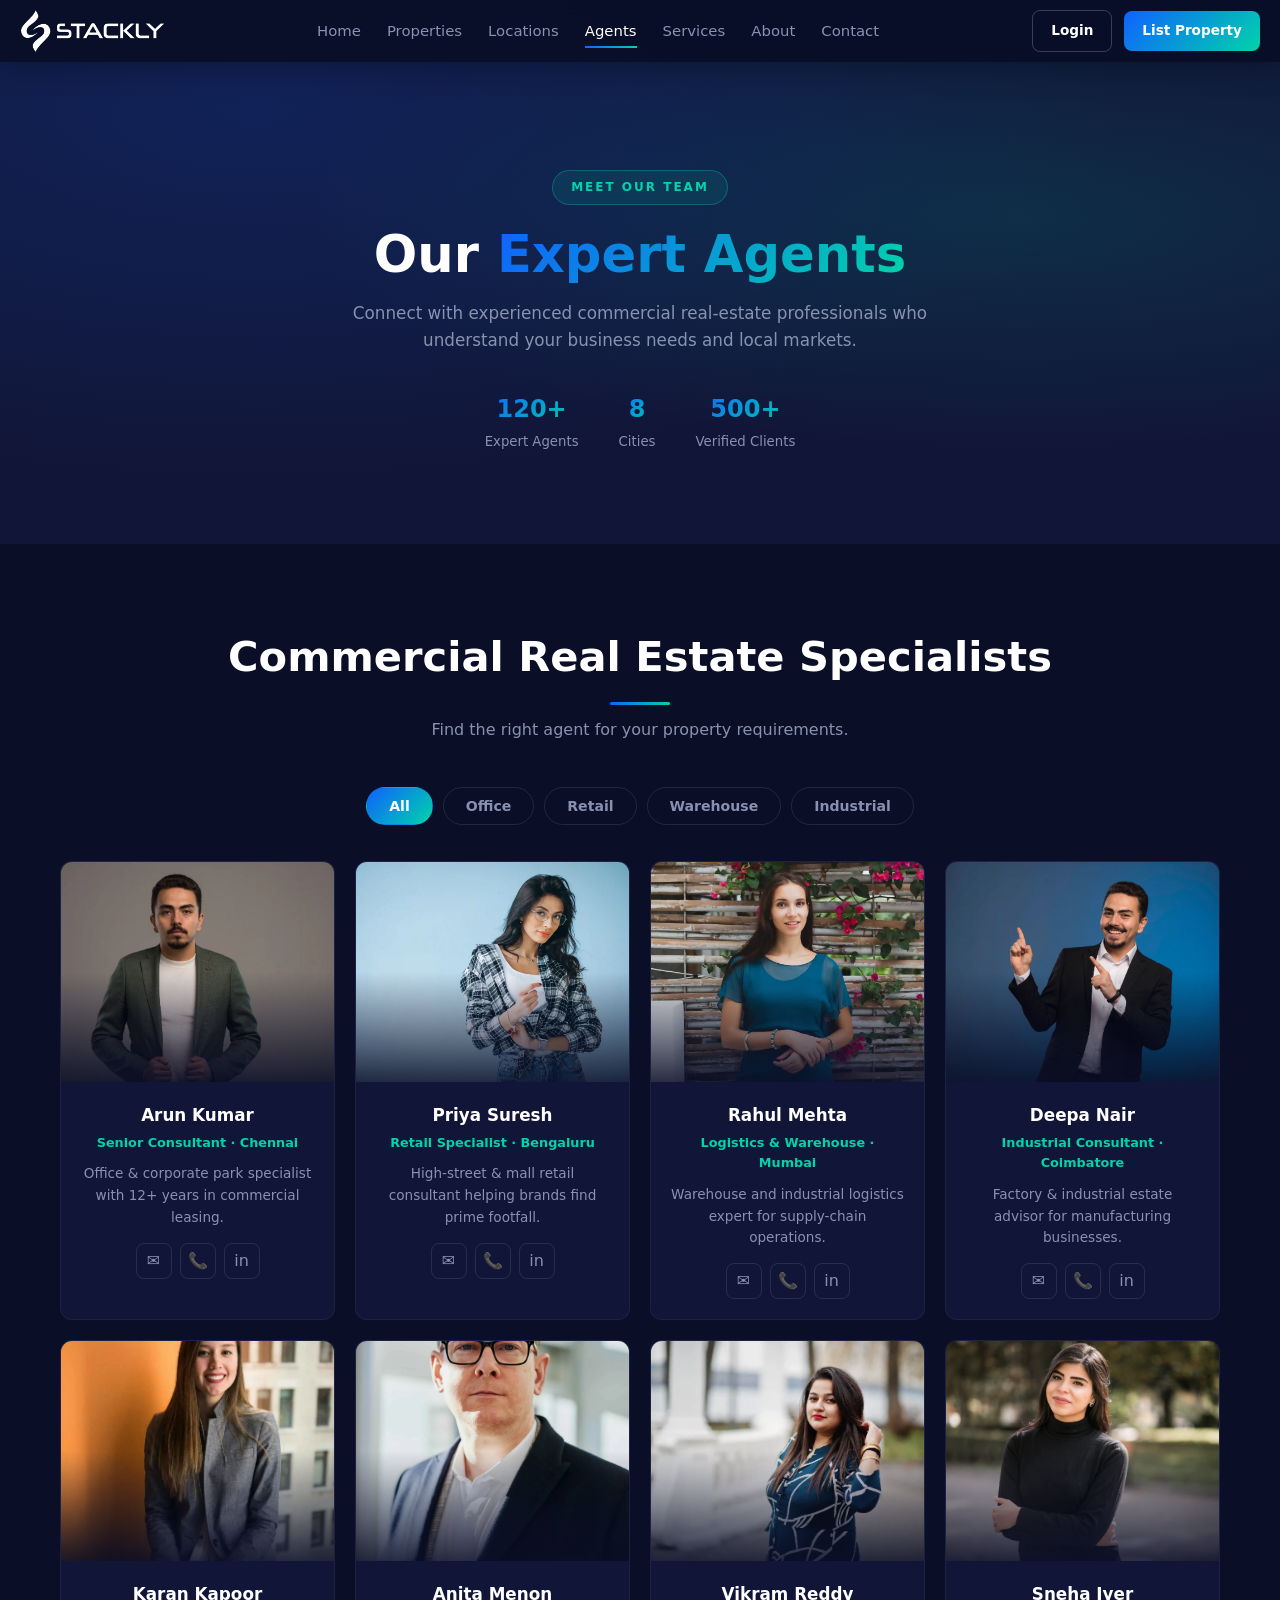
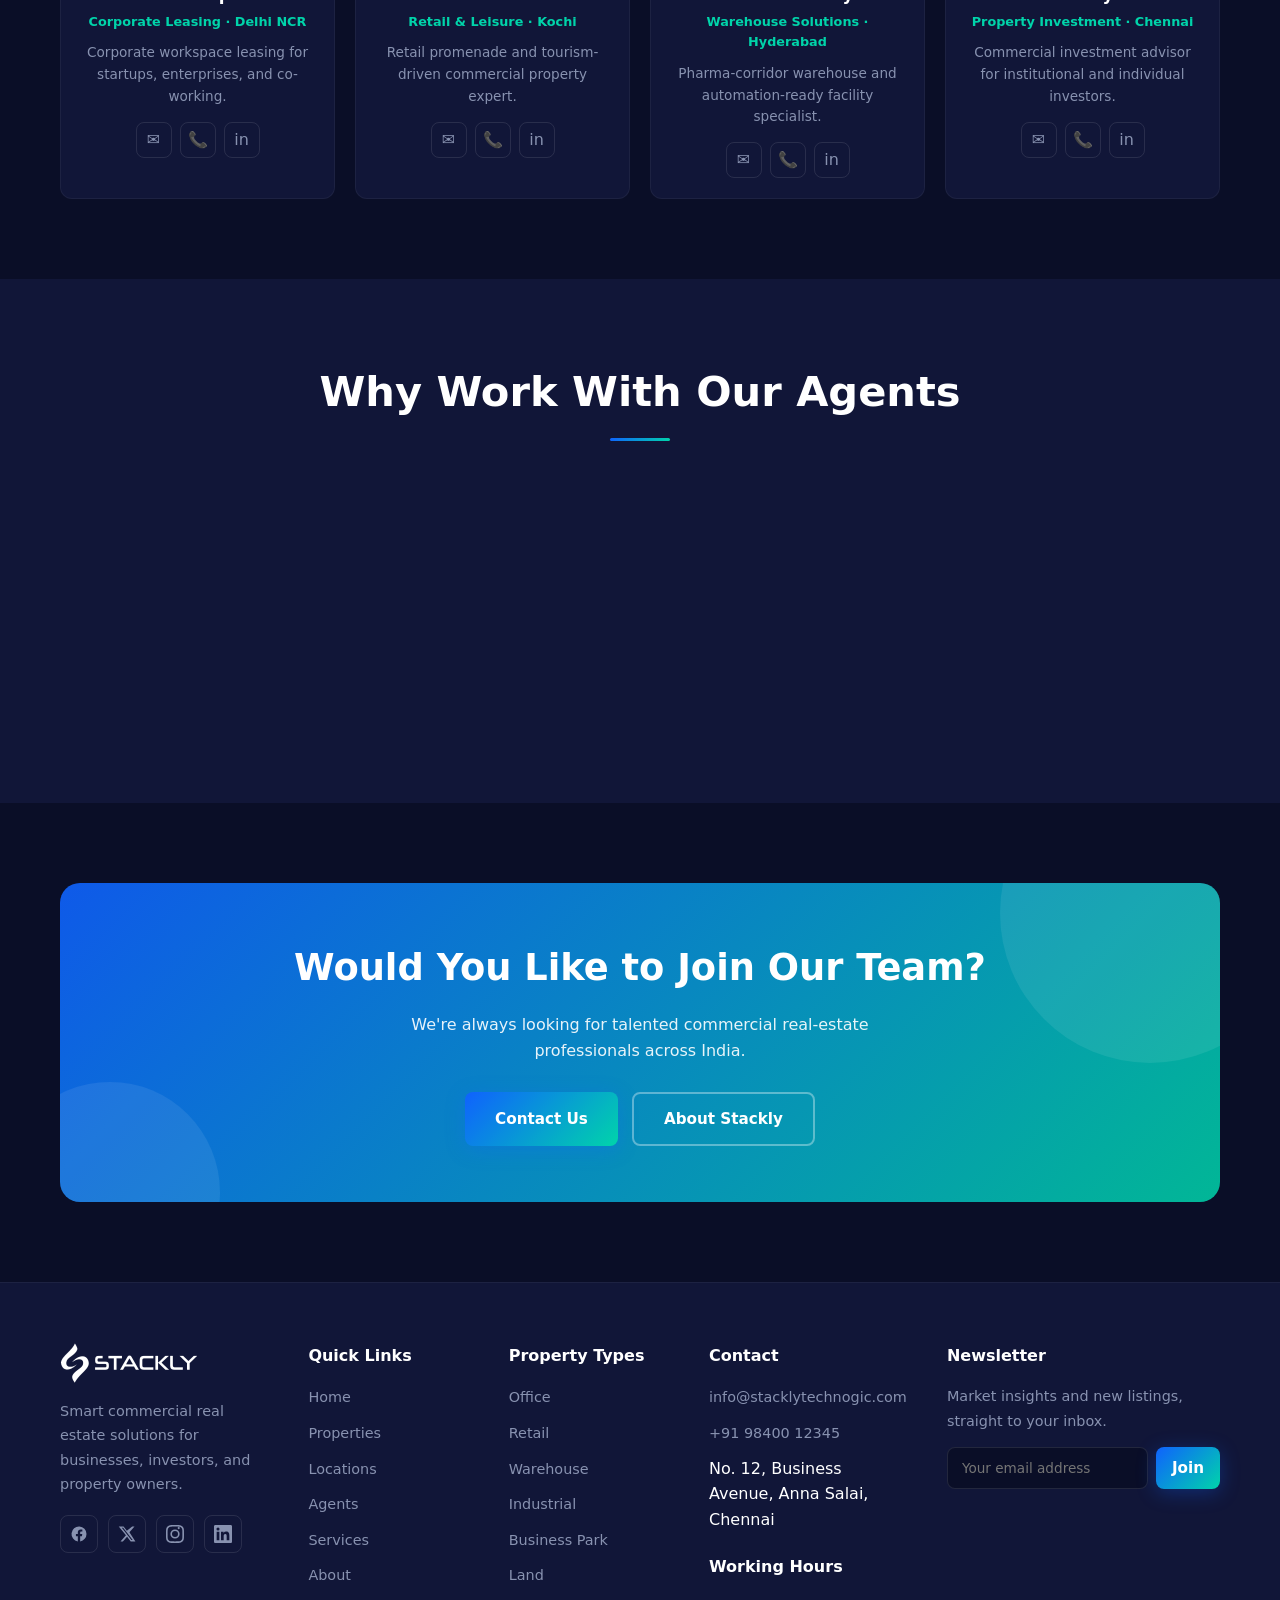
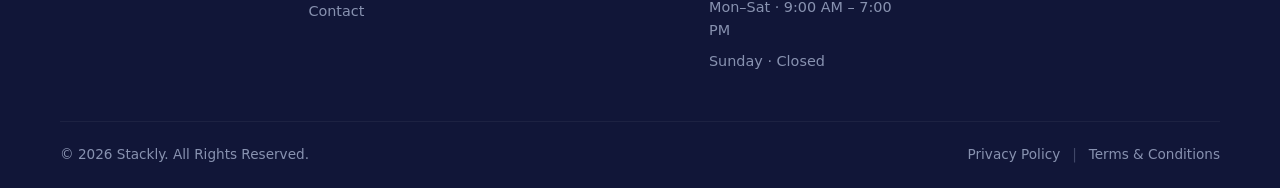
<file: agents.html>
<!DOCTYPE html>
<html lang="en">
<head>
  <meta charset="UTF-8">
  <meta name="viewport" content="width=device-width, initial-scale=1.0">
  <title>Agents | Stackly Technogic</title>
  <link rel="stylesheet" href="styles.css">
</head>
<body>

  <!-- ===== PAGE LOADER ===== -->
  <div class="page-loader" id="pageLoader">
    <div class="loader-logo">ST</div>
    <div class="loader-ring"></div>
    <span class="loader-tag">Stackly Technogic</span>
  </div>

  <!-- Navbar -->
  <nav class="navbar scrolled">
    <div class="nav-container">
      <a href="index.html" class="nav-logo">
        <img src="images/logo.webp" alt="Stackly Technogic" class="nav-logo-img">
      </a>
      <ul class="nav-links" id="navLinks">
        <li><a href="index.html">Home</a></li>
        <li><a href="listings.html">Properties</a></li>
        <li><a href="locations.html">Locations</a></li>
        <li><a href="agents.html" class="active">Agents</a></li>
        <li><a href="services.html">Services</a></li>
        <li><a href="about.html">About</a></li>
        <li><a href="contact.html">Contact</a></li>
        <li class="nav-auth-mobile"><a href="login.html" class="nav-auth-login">Login</a></li>
        <li class="nav-auth-mobile"><a href="register.html" class="nav-auth-register">Create Account</a></li>
      </ul>
      <div class="nav-actions">
        <a href="login.html" class="btn btn-ghost btn-nav">Login</a>
        <a href="contact.html" class="btn btn-primary btn-nav btn-list">List Property</a>
      </div>
      <div class="nav-toggle" id="navToggle"><span></span><span></span><span></span></div>
    </div>
  </nav>

  <!-- Page Hero -->
  <section class="page-hero">
    <div class="container">
      <span class="page-kicker">Meet Our Team</span>
      <h1>Our <span class="gradient-text">Expert Agents</span></h1>
      <p>Connect with experienced commercial real-estate professionals who understand your business needs and local markets.</p>
      <div class="page-metrics">
        <div class="pm-item"><strong>120+</strong><span>Expert Agents</span></div>
        <div class="pm-item"><strong>8</strong><span>Cities</span></div>
        <div class="pm-item"><strong>500+</strong><span>Verified Clients</span></div>
      </div>
    </div>
  </section>

  <!-- Agents -->
  <section class="why-section">
    <div class="container">
      <div class="section-header">
        <h2 class="section-title" data-text="Commercial Real Estate Specialists">Commercial Real Estate Specialists</h2>
        <p class="section-subtitle">Find the right agent for your property requirements.</p>
      </div>
      <div class="agent-filter" id="agentFilter">
        <button class="active" data-spec="all">All</button>
        <button data-spec="office">Office</button>
        <button data-spec="retail">Retail</button>
        <button data-spec="warehouse">Warehouse</button>
        <button data-spec="industrial">Industrial</button>
      </div>
      <div class="agents-grid">
        <div class="agent-card fade-in" data-spec="office">
          <div class="agent-photo"><img src="images/team/1.webp" alt="Arun Kumar"></div>
          <div class="agent-body">
            <h3>Arun Kumar</h3>
            <div class="agent-role">Senior Consultant · Chennai</div>
            <p class="agent-spec">Office &amp; corporate park specialist with 12+ years in commercial leasing.</p>
            <div class="agent-contact">
              <a href="404.html" aria-label="Email">✉️</a>
              <a href="404.html" aria-label="Phone">📞</a>
              <a href="404.html" aria-label="LinkedIn">in</a>
            </div>
          </div>
        </div>
        <div class="agent-card fade-in" data-spec="retail">
          <div class="agent-photo"><img src="images/team/2.webp" alt="Priya Suresh"></div>
          <div class="agent-body">
            <h3>Priya Suresh</h3>
            <div class="agent-role">Retail Specialist · Bengaluru</div>
            <p class="agent-spec">High-street &amp; mall retail consultant helping brands find prime footfall.</p>
            <div class="agent-contact">
              <a href="404.html" aria-label="Email">✉️</a>
              <a href="404.html"Phone">📞</a>
              <a href="404.html" aria-label="LinkedIn">in</a>
            </div>
          </div>
        </div>
        <div class="agent-card fade-in" data-spec="warehouse">
          <div class="agent-photo"><img src="images/team/3.webp" alt="Rahul Mehta"></div>
          <div class="agent-body">
            <h3>Rahul Mehta</h3>
            <div class="agent-role">Logistics &amp; Warehouse · Mumbai</div>
            <p class="agent-spec">Warehouse and industrial logistics expert for supply-chain operations.</p>
            <div class="agent-contact">
              <a href="404.html" aria-label="Email">✉️</a>
              <a href="404.html" aria-label="Phone">📞</a>
              <a href="404.html" aria-label="LinkedIn">in</a>
            </div>
          </div>
        </div>
        <div class="agent-card fade-in" data-spec="industrial">
          <div class="agent-photo"><img src="images/team/4.webp" alt="Deepa Nair"></div>
          <div class="agent-body">
            <h3>Deepa Nair</h3>
            <div class="agent-role">Industrial Consultant · Coimbatore</div>
            <p class="agent-spec">Factory &amp; industrial estate advisor for manufacturing businesses.</p>
            <div class="agent-contact">
              <a href="404.html" aria-label="Email">✉️</a>
              <a href="404.html" aria-label="Phone">📞</a>
              <a href="404.html" aria-label="LinkedIn">in</a>
            </div>
          </div>
        </div>
        <div class="agent-card fade-in" data-spec="office">
          <div class="agent-photo"><img src="images/team/5.webp" alt="Karan Kapoor"></div>
          <div class="agent-body">
            <h3>Karan Kapoor</h3>
            <div class="agent-role">Corporate Leasing · Delhi NCR</div>
            <p class="agent-spec">Corporate workspace leasing for startups, enterprises, and co-working.</p>
            <div class="agent-contact">
              <a href="404.html" aria-label="Email">✉️</a>
              <a href="404.html" aria-label="Phone">📞</a>
              <a href="404.html" aria-label="LinkedIn">in</a>
            </div>
          </div>
        </div>
        <div class="agent-card fade-in" data-spec="retail">
          <div class="agent-photo"><img src="images/team/6.webp" alt="Anita Menon"></div>
          <div class="agent-body">
            <h3>Anita Menon</h3>
            <div class="agent-role">Retail &amp; Leisure · Kochi</div>
            <p class="agent-spec">Retail promenade and tourism-driven commercial property expert.</p>
            <div class="agent-contact">
              <a href="404.html" aria-label="Email">✉️</a>
              <a href="404.html" aria-label="Phone">📞</a>
              <a href="404.html" aria-label="LinkedIn">in</a>
            </div>
          </div>
        </div>
        <div class="agent-card fade-in" data-spec="warehouse">
          <div class="agent-photo"><img src="images/team/7.webp" alt="Vikram Reddy"></div>
          <div class="agent-body">
            <h3>Vikram Reddy</h3>
            <div class="agent-role">Warehouse Solutions · Hyderabad</div>
            <p class="agent-spec">Pharma-corridor warehouse and automation-ready facility specialist.</p>
            <div class="agent-contact">
              <a href="404.html" aria-label="Email">✉️</a>
              <a href="404.html" aria-label="Phone">📞</a>
              <a href="404.html" aria-label="LinkedIn">in</a>
            </div>
          </div>
        </div>
        <div class="agent-card fade-in" data-spec="office">
          <div class="agent-photo"><img src="images/team/8.webp" alt="Sneha Iyer"></div>
          <div class="agent-body">
            <h3>Sneha Iyer</h3>
            <div class="agent-role">Property Investment · Chennai</div>
            <p class="agent-spec">Commercial investment advisor for institutional and individual investors.</p>
            <div class="agent-contact">
              <a href="404.html" aria-label="Email">✉️</a>
              <a href="404.html" aria-label="Phone">📞</a>
              <a href="404.html" aria-label="LinkedIn">in</a>
            </div>
          </div>
        </div>
      </div>
    </div>
  </section>

  <!-- Why Choose -->
  <section class="why-section" style="background:var(--dark-2)">
    <div class="container">
      <div class="section-header">
        <h2 class="section-title" data-text="Why Work With Our Agents">Why Work With Our Agents</h2>
      </div>
      <div class="why-grid" id="whyGrid"></div>
    </div>
  </section>

  <!-- CTA -->
  <section class="cta-section">
    <div class="container">
      <div class="cta-card">
        <h2>Would You Like to Join Our Team?</h2>
        <p>We're always looking for talented commercial real-estate professionals across India.</p>
        <div class="cta-btns">
          <a href="contact.html" class="btn btn-primary">Contact Us</a>
          <a href="about.html" class="btn btn-outline-light">About Stackly</a>
        </div>
      </div>
    </div>
  </section>

  <!-- Footer -->
  <footer class="footer">
    <div class="container">
      <div class="footer-grid more">
        <div class="footer-brand">
          <div class="footer-logo"><a href="index.html"><img src="images/logo.webp" alt="Stackly Technogic" class="footer-logo-img"></a></div>
          <p>Smart commercial real estate solutions for businesses, investors, and property owners.</p>
          <div class="footer-social">
            <a href="404.html" aria-label="Facebook"><svg viewBox="0 0 24 24"><path d="M22 12a10 10 0 1 0-11.56 9.88v-6.99H7.9V12h2.54V9.8c0-2.5 1.49-3.89 3.77-3.89 1.09 0 2.24.2 2.24.2v2.46h-1.26c-1.24 0-1.63.77-1.63 1.56V12h2.78l-.45 2.89h-2.33v6.99A10 10 0 0 0 22 12Z"/></svg></a>
            <a href="404.html" aria-label="X (Twitter)"><svg viewBox="0 0 24 24"><path d="M18.9 2H22l-6.77 7.74L23.2 22h-6.23l-4.88-6.38L6.5 22H3.35l7.24-8.28L1 2h6.39l4.41 5.83L18.9 2Zm-1.08 18.13h1.72L6.9 3.78H5.06l12.76 16.35Z"/></svg></a>
            <a href="404.html" aria-label="Instagram"><svg viewBox="0 0 24 24"><path d="M12 2.16c3.2 0 3.58.01 4.85.07 1.17.05 1.8.25 2.23.41.56.22.96.48 1.38.9.42.42.68.82.9 1.38.16.42.36 1.06.41 2.23.06 1.27.07 1.65.07 4.85s-.01 3.58-.07 4.85c-.05 1.17-.25 1.8-.41 2.23-.22.56-.48.96-.9 1.38-.42.42-.82.68-1.38.9-.42.16-1.06.36-2.23.41-1.27.06-1.65.07-4.85.07s-3.58-.01-4.85-.07c-1.17-.05-1.8-.25-2.23-.41a3.72 3.72 0 0 1-1.38-.9 3.72 3.72 0 0 1-.9-1.38c-.16-.42-.36-1.06-.41-2.23-.06-1.27-.07-1.65-.07-4.85s.01-3.58.07-4.85c.05-1.17.25-1.8.41-2.23.22-.56.48-.96.9-1.38.42-.42.82-.68 1.38-.9.42-.16 1.06-.36 2.23-.41 1.27-.06 1.65-.07 4.85-.07ZM12 0C8.74 0 8.33.01 7.05.07 5.78.13 4.9.33 4.14.63a5.88 5.88 0 0 0-2.13 1.38A5.88 5.88 0 0 0 .63 4.14C.33 4.9.13 5.78.07 7.05.01 8.33 0 8.74 0 12s.01 3.67.07 4.95c.06 1.27.26 2.15.56 2.91.31.8.72 1.47 1.38 2.13a5.88 5.88 0 0 0 2.13 1.38c.76.3 1.64.5 2.91.56 1.28.06 1.69.07 4.95.07s3.67-.01 4.95-.07c1.27-.06 2.15-.26 2.91-.56a5.88 5.88 0 0 0 2.13-1.38 5.88 5.88 0 0 0 1.38-2.13c.3-.76.5-1.64.56-2.91.06-1.28.07-1.69.07-4.95s-.01-3.67-.07-4.95c-.06-1.27-.26-2.15-.56-2.91a5.88 5.88 0 0 0-1.38-2.13A5.88 5.88 0 0 0 19.86.63c-.76-.3-1.64-.5-2.91-.56C15.67.01 15.26 0 12 0Zm0 5.84A6.16 6.16 0 1 0 18.16 12 6.16 6.16 0 0 0 12 5.84Zm0 10.16A4 4 0 1 1 16 12a4 4 0 0 1-4 4Zm6.41-11.85a1.44 1.44 0 1 1-1.44-1.44 1.44 1.44 0 0 1 1.44 1.44Z"/></svg></a>
            <a href="404.html" aria-label="LinkedIn"><svg viewBox="0 0 24 24"><path d="M20.45 20.45h-3.55v-5.57c0-1.33-.03-3.04-1.85-3.04-1.85 0-2.14 1.45-2.14 2.94v5.67h-3.56V9h3.42v1.56h.05a3.75 3.75 0 0 1 3.37-1.85c3.6 0 4.27 2.37 4.27 5.46v6.28ZM5.34 7.43a2.06 2.06 0 1 1 0-4.12 2.06 2.06 0 0 1 0 4.12ZM7.12 20.45H3.55V9h3.57v11.45ZM22.22 0H1.77C.79 0 0 .77 0 1.73v20.54C0 23.23.79 24 1.77 24h20.45c.98 0 1.78-.77 1.78-1.73V1.73C24 .77 23.2 0 22.22 0Z"/></svg></a>
          </div>
        </div>
        <div class="footer-links">
          <h4>Quick Links</h4>
          <ul>
            <li><a href="index.html">Home</a></li>
            <li><a href="listings.html">Properties</a></li>
            <li><a href="locations.html">Locations</a></li>
            <li><a href="agents.html">Agents</a></li>
            <li><a href="services.html">Services</a></li>
            <li><a href="about.html">About</a></li>
            <li><a href="contact.html">Contact</a></li>
          </ul>
        </div>
        <div class="footer-links">
          <h4>Property Types</h4>
          <ul>
            <li><a href="listings.html">Office</a></li>
            <li><a href="listings.html">Retail</a></li>
            <li><a href="listings.html">Warehouse</a></li>
            <li><a href="listings.html">Industrial</a></li>
            <li><a href="listings.html">Business Park</a></li>
            <li><a href="listings.html">Land</a></li>
          </ul>
        </div>
        <div class="footer-contact">
          <h4>Contact</h4>
          <ul>
            <li><a href="mailto:info@stacklytechnogic.com">info@stacklytechnogic.com</a></li>
            <li><a href="tel:+919840012345">+91 98400 12345</a></li>
            <li>No. 12, Business Avenue, Anna Salai, Chennai</li>
          </ul>
          <h4 style="margin-top:22px;">Working Hours</h4>
          <ul class="footer-hours">
            <li>Mon–Sat · 9:00 AM – 7:00 PM</li>
            <li>Sunday · Closed</li>
          </ul>
        </div>
        <div class="footer-links footer-news">
          <h4>Newsletter</h4>
          <p>Market insights and new listings, straight to your inbox.</p>
          <div class="footer-news-form">
            <input type="email" id="footerNLInput" placeholder="Your email address">
            <button class="btn btn-primary" onclick="subscribeFooter(); return false;">Join</button>
          </div>
        </div>
      </div>
      <div class="footer-bottom">
        <p>© 2026 Stackly. All Rights Reserved.</p>
        <div class="footer-legal">
          <a href="404.html">Privacy Policy</a><span>|</span><a href="404.html">Terms &amp; Conditions</a>
        </div>
      </div>
    </div>
  </footer>

  <script src="script.js"></script>
  <script>
    (function initAgentFilter() {
      const filter = document.getElementById('agentFilter');
      if (!filter) return;
      const cards = document.querySelectorAll('.agent-card');
      filter.querySelectorAll('button').forEach(btn => {
        btn.addEventListener('click', () => {
          filter.querySelectorAll('button').forEach(b => b.classList.remove('active'));
          btn.classList.add('active');
          const spec = btn.dataset.spec;
          cards.forEach(card => {
            const show = spec === 'all' || card.dataset.spec === spec;
            card.style.display = show ? '' : 'none';
            if (show) card.classList.add('visible');
          });
        });
      });
    })();
  </script>
</body>
</html>
</file>
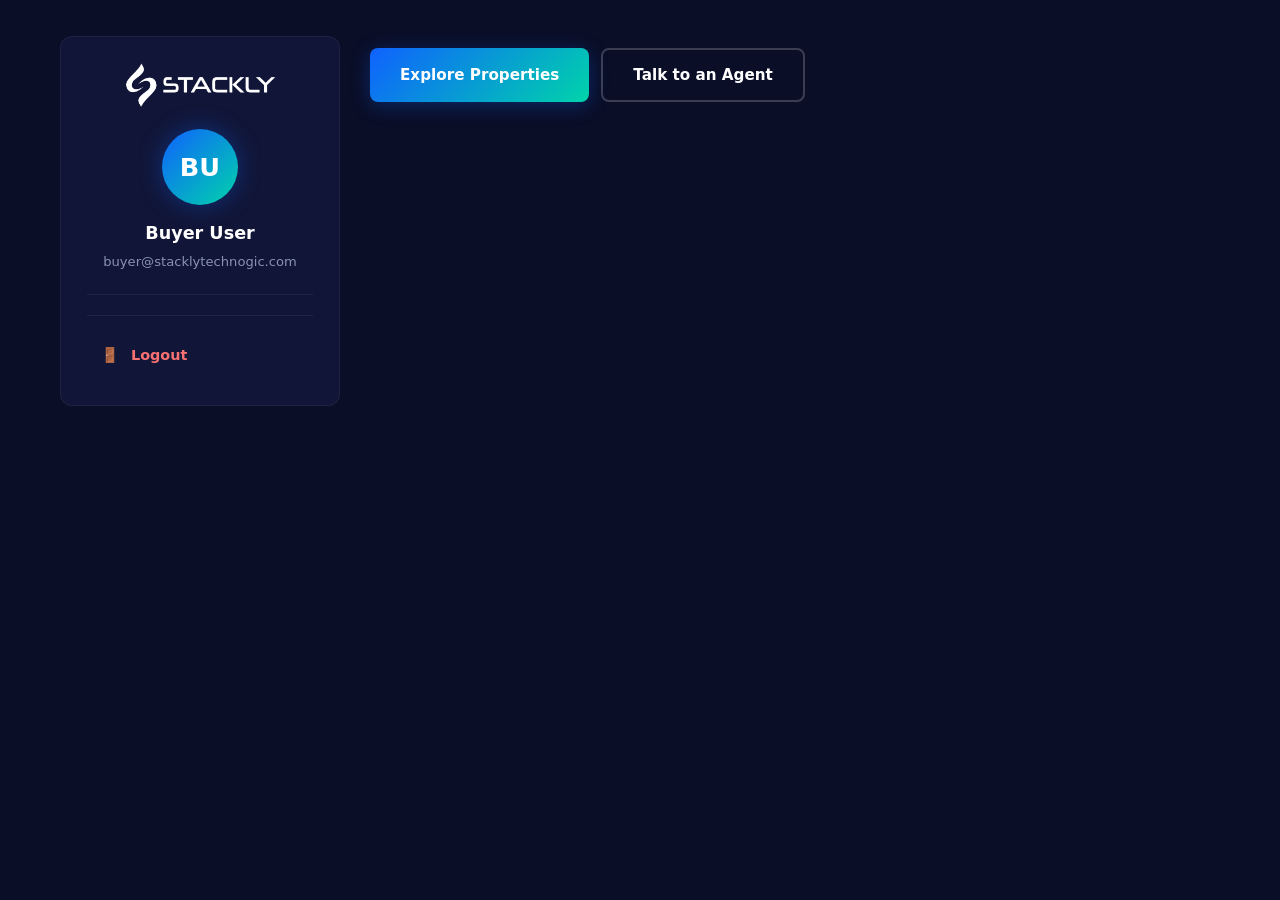
<file: buyer-dashboard.html>
<!DOCTYPE html>
<html lang="en">
<head>
  <meta charset="UTF-8">
  <meta name="viewport" content="width=device-width, initial-scale=1.0">
  <title>Buyer Dashboard | Stackly Technogic</title>
  <link rel="stylesheet" href="styles.css">
</head>
<body>

  <!-- ===== PAGE LOADER ===== -->
  <div class="page-loader" id="pageLoader">
    <div class="loader-logo">ST</div>
    <div class="loader-ring"></div>
    <span class="loader-tag">Stackly Technogic</span>
  </div>

  <!-- Dashboard -->
  <section class="dash-shell">
    <div class="container">
      <div class="dash-mobile-head">
        <a href="index.html" class="dash-logo">
          <img src="images/logo.webp" alt="Stackly Technogic" class="dash-logo-img">
        </a>
        <button class="dash-menu-btn" id="dashMenuBtn" aria-label="Menu"><span></span><span></span><span></span></button>
      </div>
      <div class="dash-grid">
        <!-- Sidebar -->
        <aside class="dash-side">
          <button class="dash-close" id="dashCloseBtn" aria-label="Close menu">✕</button>
          <a href="index.html" class="dash-logo">
            <img src="images/logo.webp" alt="Stackly Technogic" class="dash-logo-img">
          </a>
          <div class="dash-profile">
            <div class="dash-avatar" id="dashAvatar">BU</div>
            <h3 id="dashName">Buyer User</h3>
            <p id="dashEmail">buyer@stacklytechnogic.com</p>
          </div>
          <nav class="dash-nav">
            <a href="#" id="dashNavOverview" class="active"><span class="dn-icon">📊</span> Overview</a>
            <a href="#" id="dashNavSaved"><span class="dn-icon">⭐</span> Saved Properties</a>
            <a href="#" id="dashNavInquiries"><span class="dn-icon">✉️</span> My Inquiries</a>
            <a href="#" id="dashNavAgents"><span class="dn-icon">🤝</span> Find an Agent</a>
            <a href="#" id="dashNavBrowse"><span class="dn-icon">🏢</span> Browse Listings</a>
          </nav>
          <div class="dash-logout">
            <a href="#" class="btn-link" style="color:#f87171" onclick="logout(); return false;"><span class="dn-icon">🚪</span> Logout</a>
          </div>
        </aside>

        <!-- Main -->
        <div class="dash-main" id="dashMain">
          <div id="dashContent" style="display:none;">
            <!-- Overview -->
            <div id="panelOverview">
              <div class="dash-head">
                <div>
                  <h2 id="overviewTitle">Welcome to your Dashboard</h2>
                  <p>Stay on top of saved listings, inquiries, and new market opportunities.</p>
                </div>
              </div>
              <div class="dash-stats">
                <div class="dash-stat"><div class="ds-icon">⭐</div><strong id="statSaved">0</strong><span>Saved Properties</span></div>
                <div class="dash-stat"><div class="ds-icon">✉️</div><strong id="statInquiries">0</strong><span>Inquiries Sent</span></div>
                <div class="dash-stat"><div class="ds-icon">🔔</div><strong>3</strong><span>New Alerts</span></div>
                <div class="dash-stat"><div class="ds-icon">💼</div><strong>1,500+</strong><span>Listings Live</span></div>
              </div>

              <div class="dash-panel">
                <div class="dash-panel-head">
                  <h3>Recent Activity</h3>
                  <a href="404.html" onclick="showPanel('saved'); return false;">View All</a>
                </div>
                <div class="dash-list" id="recentActivity"></div>
              </div>

              <div class="dash-panel">
                <div class="dash-panel-head">
                  <h3>Recommended For You</h3>
                  <a href="404.html" onclick="showPanel('recommended'); return false;">Browse All →</a>
                </div>
                <div class="dash-list" id="recommended"></div>
              </div>
            </div>

            <!-- Saved Properties -->
            <div id="panelSaved" style="display:none;">
              <div class="dash-head">
                <div>
                  <h2>Saved Properties</h2>
                  <p>Your shortlisted commercial spaces.</p>
                </div>
                <a href="404.html" class="btn btn-primary">+ Browse Listings</a>
              </div>

              <div class="dash-stats">
                <div class="dash-stat"><div class="ds-icon">⭐</div><strong id="savCount">0</strong><span>Saved Properties</span></div>
                <div class="dash-stat"><div class="ds-icon">🏙️</div><strong id="savCities">0</strong><span>Locations</span></div>
                <div class="dash-stat"><div class="ds-icon">🏢</div><strong id="savTypes">0</strong><span>Property Types</span></div>
                <div class="dash-stat"><div class="ds-icon">💰</div><strong id="savSale">0</strong><span>For Sale</span></div>
              </div>

              <div class="dash-panel">
                <div class="dash-panel-head">
                  <h3>Your Saved List</h3>
                  <a href"" id="clearSavedBtn">Clear All →</a>
                </div>
                <div class="dash-list" id="savedList"></div>
              </div>

              <div class="dash-metric-row">
                <div class="dash-metric"><strong>🔔 Price Drop Alerts</strong><span>We'll email you the moment a saved property drops in price or changes availability.</span></div>
                <div class="dash-metric"><strong>💡 Pro Tip</strong><span>Comparing 3–5 saved properties helps you shortlist faster. Request a site visit for your top picks.</span></div>
              </div>
            </div>

            <!-- Inquiries -->
            <div id="panelInquiries" style="display:none;">
              <div class="dash-head">
                <div>
                  <h2>My Inquiries</h2>
                  <p>Track your property inquiries and agent responses.</p>
                </div>
                <a href="404.html" class="btn btn-primary">+ New Inquiry</a>
              </div>

              <div class="dash-stats">
                <div class="dash-stat"><div class="ds-icon">✉️</div><strong id="inqTotal">0</strong><span>Total Inquiries</span></div>
                <div class="dash-stat"><div class="ds-icon">📥</div><strong id="inqPending">0</strong><span>Awaiting Response</span></div>
                <div class="dash-stat"><div class="ds-icon">✅</div><strong id="inqAnswered">0</strong><span>Answered</span></div>
                <div class="dash-stat"><div class="ds-icon">🧭</div><strong id="inqResponseTime">—</strong><span>Avg. Response Time</span></div>
              </div>

              <div class="dash-panel">
                <div class="dash-panel-head">
                  <h3>Inquiry History</h3>
                  <a href="404.html">Download Report →</a>
                </div>
                <div class="dash-table-wrap">
                  <table class="dash-table">
                    <thead>
                      <tr><th>Property</th><th>Type</th><th>Date</th><th>Status</th></tr>
                    </thead>
                    <tbody id="inquiriesTable"></tbody>
                  </table>
                </div>
              </div>

              <div class="dash-metric-row">
                <div class="dash-metric"><strong>🕐 Typical Response Time</strong><span>Our agents usually respond within 24–48 hours on business days. You'll be notified by email and SMS.</span></div>
                <div class="dash-metric"><strong>💡 Pro Tip</strong><span>Include your preferred budget and start date when inquiring — agents prioritise detailed requests and reply faster.</span></div>
              </div>
            </div>

            <!-- Find an Agent -->
            <div id="panelAgents" style="display:none;">
              <div class="dash-head">
                <div>
                  <h2>Find an Agent</h2>
                  <p>Connect with skilled commercial real-estate professionals in your market.</p>
                </div>
                <a href="404.html" class="btn btn-primary" onclick="showToast('Becoming an agent is coming soon.'); return false;">Become an Agent</a>
              </div>

              <div class="dash-stats">
                <div class="dash-stat"><div class="ds-icon">🤝</div><strong>120+</strong><span>Expert Agents</span></div>
                <div class="dash-stat"><div class="ds-icon">🏙️</div><strong>8</strong><span>Cities Covered</span></div>
                <div class="dash-stat"><div class="ds-icon">⭐</div><strong>4.9</strong><span>Avg. Rating</span></div>
                <div class="dash-stat"><div class="ds-icon">💼</div><strong>500+</strong><span>Verified Clients</span></div>
              </div>

              <div class="dash-panel">
                <div class="dash-panel-head">
                  <h3>Top Rated Agents</h3>
                  <span style="color:var(--gray);font-size:.8rem;">Specialists across office, retail &amp; warehousing</span>
                </div>
                <div class="agent-filter" id="dashAgentFilter"></div>
                <div class="agents-grid" id="dashAgentGrid"></div>
              </div>

              <div class="dash-metric-row">
                <div class="dash-metric"><strong>💡 Shortlist an Agent</strong><span>Pick an agent who specialises in your property type and city — they'll give you the fastest, most relevant listings.</span></div>
                <div class="dash-metric"><strong>🛡️ Vetted Professionals</strong><span>Every agent on Stackly is verified against RERA guidelines and has a track record of closed deals.</span></div>
              </div>
            </div>

            <!-- Browse Listings -->
            <div id="panelBrowse" style="display:none;">
              <div class="dash-head">
                <div>
                  <h2>Browse Listings</h2>
                  <p>Search and explore all commercial properties on the market.</p>
                </div>
                <a href="listings.html" class="btn btn-primary">View Full Listings →</a>
              </div>

              <div class="dash-stats">
                <div class="dash-stat"><div class="ds-icon">🏢</div><strong id="brwCount">0</strong><span>Listings</span></div>
                <div class="dash-stat"><div class="ds-icon">🏙️</div><strong id="brwCities">0</strong><span>Cities</span></div>
                <div class="dash-stat"><div class="ds-icon">🗂️</div><strong id="brwTypes">0</strong><span>Property Types</span></div>
                <div class="dash-stat"><div class="ds-icon">💰</div><strong id="brwSale">0</strong><span>For Sale</span></div>
              </div>

              <div class="dash-panel">
                <div class="dash-panel-head">
                  <h3>Search Properties</h3>
                  <span style="color:var(--gray);font-size:.8rem;">Office · Retail · Warehouse · Industrial</span>
                </div>
                <div class="search-bar">
                  <div class="filter-group">
                    <label>Location</label>
                    <select id="brwLocation">
                      <option value="all">All Cities</option>
                      <option>Chennai</option>
                      <option>Bengaluru</option>
                      <option>Hyderabad</option>
                      <option>Mumbai</option>
                      <option>Pune</option>
                      <option>Delhi</option>
                      <option>Coimbatore</option>
                      <option>Kochi</option>
                    </select>
                  </div>
                  <div class="filter-group">
                    <label>Property Type</label>
                    <select id="brwType">
                      <option value="all">All Types</option>
                      <option value="office">Office</option>
                      <option value="retail">Retail</option>
                      <option value="warehouse">Warehouse</option>
                      <option value="industrial">Industrial</option>
                      <option value="business-park">Business Park</option>
                      <option value="land">Land</option>
                    </select>
                  </div>
                  <div class="filter-group">
                    <label>Purpose</label>
                    <select id="brwPurpose">
                      <option value="all">Buy / Rent / Lease</option>
                      <option value="sale">For Sale</option>
                      <option value="lease">For Lease</option>
                      <option value="rent">For Rent</option>
                    </select>
                  </div>
                  <button class="btn btn-primary btn-search" onclick="renderBrowse(); return false;">🔍 Search</button>
                </div>
              </div>

              <div class="dash-panel">
                <div class="listings-grid" id="brwGrid"></div>
                <div class="no-results" id="brwNone" style="display:none;">
                  <p>No properties match your filters. Try adjusting your search.</p>
                </div>
              </div>

              <div class="dash-metric-row">
                <div class="dash-metric"><strong>📈 Fresh Inventory</strong><span>New listings are added every week across 8 business hubs in India. Saved favourites live in your Saved Properties tab.</span></div>
                <div class="dash-metric"><strong>💡 Compare Before You Commit</strong><span>Shortlist 3–5 spaces and request site visits — a focused search closes deals faster.</span></div>
              </div>
            </div>
          </div>

          <div class="dash-actions" style="margin-top:12px;">
            <a href="404.html" class="btn btn-primary">Explore Properties</a>
            <a href="404.html" class="btn btn-outline">Talk to an Agent</a>
          </div>
        </div>
      </div>
    </div>
  </section>

  <script src="script.js"></script>
  <script>
    const typeL = { office:"Office", retail:"Retail", warehouse:"Warehouse", industrial:"Industrial", "business-park":"Business Park", land:"Land" };
    const purposeL = { sale:"For Sale", lease:"For Lease", rent:"For Rent" };

    function getSaved() { try { return JSON.parse(localStorage.getItem('st_saved') || '[]'); } catch (e) { return []; } }
    function getInquiries() { try { return JSON.parse(localStorage.getItem('st_inquiries') || '[]'); } catch (e) { return []; } }

    function logout() {
      localStorage.removeItem('st_session');
      window.location.href = 'login.html';
    }

    function showPanel(id) {
      ['overview','saved','inquiries','agents','browse'].forEach(p => document.getElementById('panel' + p.charAt(0).toUpperCase() + p.slice(1)).style.display = 'none');
      document.getElementById('panel' + id.charAt(0).toUpperCase() + id.slice(1)).style.display = 'block';
      document.querySelectorAll('.dash-nav a').forEach(a => a.classList.remove('active'));
      document.getElementById('dashNav' + id.charAt(0).toUpperCase() + id.slice(1)).classList.add('active');
    }

    document.getElementById('dashNavOverview').addEventListener('click', () => showPanel('overview'));
    document.getElementById('dashNavSaved').addEventListener('click', () => { showPanel('saved'); renderSaved(); });
    document.getElementById('dashNavInquiries').addEventListener('click', () => { showPanel('inquiries'); renderInquiries(); });
    document.getElementById('dashNavAgents').addEventListener('click', () => { showPanel('agents'); renderAgents(); });
    document.getElementById('dashNavBrowse').addEventListener('click', () => { showPanel('browse'); renderBrowse(); });

    const dashMenuBtn = document.getElementById('dashMenuBtn');
    const dashSide = document.querySelector('.dash-side');
    const dashCloseBtn = document.getElementById('dashCloseBtn');
    if (dashMenuBtn) {
      dashMenuBtn.addEventListener('click', () => dashSide.classList.toggle('open'));
      if (dashCloseBtn) dashCloseBtn.addEventListener('click', () => dashSide.classList.remove('open'));
      document.querySelectorAll('.dash-nav a, .dash-logout a').forEach(a => a.addEventListener('click', () => dashSide.classList.remove('open')));
      document.addEventListener('click', (e) => {
        if (dashSide.classList.contains('open') && !dashSide.contains(e.target) && !dashMenuBtn.contains(e.target)) dashSide.classList.remove('open');
      });
      document.addEventListener('keydown', (e) => { if (e.key === 'Escape') dashSide.classList.remove('open'); });
    }

    const clearSavedBtn = document.getElementById('clearSavedBtn');
    if (clearSavedBtn) clearSavedBtn.addEventListener('click', (e) => {
      e.preventDefault();
      clearSaved();
    });

    const availableCities = ['Chennai','Bengaluru','Hyderabad','Mumbai','Pune','Delhi','Coimbatore','Kochi'];

    const team = [
      { n:"Arun Kumar", r:"Senior Consultant · Chennai", s:"office", d:"Office & corporate park specialist with 12+ years in commercial leasing.", img:"images/team/1.webp" },
      { n:"Priya Suresh", r:"Retail Specialist · Bengaluru", s:"retail", d:"High-street & mall retail consultant helping brands find prime footfall.", img:"images/team/2.webp" },
      { n:"Rahul Mehta", r:"Logistics & Warehouse · Mumbai", s:"warehouse", d:"Warehouse and industrial logistics expert for supply-chain operations.", img:"images/team/3.webp" },
      { n:"Deepa Nair", r:"Industrial Consultant · Coimbatore", s:"industrial", d:"Factory & industrial estate advisor for manufacturing businesses.", img:"images/team/4.webp" },
      { n:"Karan Kapoor", r:"Corporate Leasing · Delhi NCR", s:"office", d:"Corporate workspace leasing for startups, enterprises, and co-working.", img:"images/team/5.webp" },
      { n:"Anita Menon", r:"Retail & Leisure · Kochi", s:"retail", d:"Retail promenade and tourism-driven commercial property expert.", img:"images/team/6.webp" },
      { n:"Vikram Reddy", r:"Warehouse Solutions · Hyderabad", s:"warehouse", d:"Pharma-corridor warehouse and automation-ready facility specialist.", img:"images/team/7.webp" },
      { n:"Sneha Iyer", r:"Property Investment · Chennai", s:"office", d:"Commercial investment advisor for institutional and individual investors.", img:"images/team/8.webp" }
    ];

    const teamSpecs = [
      { s:"all", l:"All" }, { s:"office", l:"Office" }, { s:"retail", l:"Retail" },
      { s:"warehouse", l:"Warehouse" }, { s:"industrial", l:"Industrial" }
    ];

    function renderAgents() {
      const filter = document.getElementById('dashAgentFilter');
      const grid = document.getElementById('dashAgentGrid');
      filter.innerHTML = teamSpecs.map(t => `<button class="${t.s === 'all' ? 'active' : ''}" data-spec="${t.s}">${t.l}</button>`).join('');
      grid.innerHTML = team.map(a => `
        <div class="agent-card" data-spec="${a.s}">
          <div class="agent-photo"><img src="${a.img}" alt="${a.n}"></div>
          <div class="agent-body">
            <h3>${a.n}</h3>
            <div class="agent-role">${a.r}</div>
            <p class="agent-spec">${a.d}</p>
            <div class="agent-contact">
              <a href="404.html" aria-label="Email">✉️</a>
              <a href="404.html" aria-label="Phone">📞</a>
              <a href="404.html" aria-label="Chat">💬</a>
            </div>
          </div>
        </div>`).join('');
      filter.querySelectorAll('button').forEach(btn => {
        btn.addEventListener('click', () => {
          filter.querySelectorAll('button').forEach(b => b.classList.remove('active'));
          btn.classList.add('active');
          const spec = btn.dataset.spec;
          grid.querySelectorAll('.agent-card').forEach(card => {
            card.style.display = (spec === 'all' || card.dataset.spec === spec) ? '' : 'none';
          });
        });
      });
    }

    function renderBrowse() {
      const loc = document.getElementById('brwLocation').value;
      const type = document.getElementById('brwType').value;
      const purpose = document.getElementById('brwPurpose').value;
      const all = typeof properties !== 'undefined' ? properties : [];
      const grid = document.getElementById('brwGrid');
      const none = document.getElementById('brwNone');
      document.getElementById('brwCount').textContent = all.length;
      document.getElementById('brwCities').textContent = new Set(all.map(p => p.city)).size;
      document.getElementById('brwTypes').textContent = new Set(all.map(p => p.type)).size;
      document.getElementById('brwSale').textContent = all.filter(p => p.purpose === 'sale').length;
      const list = all.filter(p =>
        (loc === 'all' || p.city === loc) &&
        (type === 'all' || p.type === type) &&
        (purpose === 'all' || p.purpose === purpose));
      none.style.display = list.length ? 'none' : 'block';
      grid.innerHTML = list.map(p => `
        <div class="property-card" onclick="location.href='listings.html'">
          <div class="property-image">
            <img class="property-img" src="${p.image}" alt="${p.title}" loading="lazy">
            <span class="property-tag">${typeL[p.type] || p.type}</span>
            <span class="property-purpose ${p.purpose}">${purposeL[p.purpose]}</span>
          </div>
          <div class="property-body">
            <h3 class="property-title">${p.title}</h3>
            <p class="property-location">📍 ${p.city}, ${p.locality}</p>
            <div class="property-features">
              <span class="property-feature">◫ ${p.sqft.toLocaleString()} Sq Ft</span>
              <span class="property-feature">🚻 ${p.baths} Baths</span>
              <span class="property-feature">🅿️ ${p.parking} Parking</span>
            </div>
            <div class="property-bottom">
              <div class="property-price">${p.priceLabel}</div>
              <span class="property-view">View →</span>
            </div>
          </div>
        </div>`).join('');
    }

    function renderActivity() {
      const saved = getSaved();
      const list = document.getElementById('recentActivity');
      const items = [];
      saved.slice(0, 3).forEach(p => items.push(`<div class="dash-item"><div class="dash-item-icon">⭐</div><div class="dash-item-body"><strong>Saved · ${p.title}</strong><span>${p.city}, ${p.locality}</span></div><div class="dash-item-time">Just now</div><div class="dash-item-action"><a href="listings.html">View</a></div></div>`));
      if (!saved.length) items.push(`<div class="dash-item"><div class="dash-item-icon">📌</div><div class="dash-item-body"><strong>No activity yet</strong><span>Save a property or send an inquiry to get started.</span></div></div>`);
      list.innerHTML = items.join('');
    }

    function renderRecommended() {
      const list = document.getElementById('recommended');
      const recs = (typeof properties !== 'undefined') ? properties.slice(0, 3) : [];
      if (!recs.length) { list.innerHTML = `<p class="dash-plain">Explore our listings to see recommendations.</p>`; return; }
      list.innerHTML = recs.map(p => `
        <div class="dash-item">
          <div class="dash-item-icon">${p.emoji || '🏢'}</div>
          <div class="dash-item-body"><strong>${p.title}</strong><span>${p.city} · ${p.sqft.toLocaleString()} sqft · ${purposeL[p.purpose]}</span></div>
          <div class="dash-item-time">${p.priceLabel}</div>
          <div class="dash-item-action"><a href="listings.html">View →</a></div>
        </div>`).join('');
    }

    function renderSaved() {
      const saved = getSaved();
      const list = document.getElementById('savedList');
      document.getElementById('statSaved').textContent = saved.length;
      document.getElementById('savCount').textContent = saved.length;
      document.getElementById('savCities').textContent = new Set(saved.map(p => p.city)).size;
      document.getElementById('savTypes').textContent = new Set(saved.map(p => p.type)).size;
      document.getElementById('savSale').textContent = saved.filter(p => !/\/\s*month/i.test(p.priceLabel || '')).length;
      if (!saved.length) {
        list.innerHTML = `<p class="dash-plain">You haven't saved any properties yet. <a href="listings.html" style="color:var(--primary);font-weight:700;">Browse listings →</a></p>`;
        return;
      }
      list.innerHTML = saved.map(p => `
        <div class="dash-item">
          <div class="dash-item-icon">⭐</div>
          <div class="dash-item-body"><strong>${p.title}</strong><span>${p.city}, ${p.locality} · ${typeL[p.type]} · ${p.badge || ''}</span></div>
          <div class="dash-item-time">${p.priceLabel}</div>
          <div class="dash-item-action"><a href="#" class="red" onclick="removeSaved(${p.id}); return false;">Remove</a></div>
        </div>`).join('');
    }

    function clearSaved() {
      try {
        if (!getSaved().length) { showToast('You have no saved properties to clear.'); return; }
        if (!confirm('Remove all saved properties?')) return;
        localStorage.setItem('st_saved', '[]');
        renderSaved();
        renderActivity();
        showToast('All saved properties removed.');
      } catch (err) {
        showToast('Could not clear saved properties.');
      }
    }


    function removeSaved(id) {
      const saved = getSaved().filter(p => p.id !== id);
      localStorage.setItem('st_saved', JSON.stringify(saved));
      renderSaved();
      renderActivity();
      showToast('Property removed from saved.');
    }

    function renderInquiries() {
      const inquiries = getInquiries();
      const tbody = document.getElementById('inquiriesTable');
      const answered = inquiries.filter(q => /responded|answered|approved/i.test(q.status || '')).length;
      document.getElementById('statInquiries').textContent = inquiries.length;
      document.getElementById('inqTotal').textContent = inquiries.length;
      document.getElementById('inqPending').textContent = inquiries.length - answered;
      document.getElementById('inqAnswered').textContent = answered;
      document.getElementById('inqResponseTime').textContent = inquiries.length ? '24–48h' : '—';
      if (!inquiries.length) {
        tbody.innerHTML = `<tr><td colspan="4" style="color:var(--gray);text-align:center;padding:20px;">No inquiries yet. Contact an agent from any listing.</td></tr>`;
        return;
      }
      const badgeClass = s => /responded|answered|approved/i.test(s || '') ? 'db-active' : 'db-pending';
      tbody.innerHTML = inquiries.slice().reverse().map(q => `
        <tr>
          <td><strong>${q.property}</strong><br><span style="color:var(--gray);font-size:.8rem;">${q.location}</span></td>
          <td>${typeL[q.type] || q.type}</td>
          <td>${new Date(q.date).toLocaleDateString('en-IN', { day:'numeric', month:'short', year:'numeric' })}</td>
          <td><span class="dash-badge ${badgeClass(q.status)}">${q.status || 'In Review'}</span></td>
        </tr>`).join('');
    }

    (function init() {
      const session = getSession();
      const content = document.getElementById('dashContent');
      if (!session) {
        content.style.display = 'none';
        document.querySelector('.dash-nav').style.display = 'none';
        return;
      }
      content.style.display = 'block';
      const name = session.name || 'Buyer User';
      const email = session.email || 'buyer@stacklytechnogic.com';
      document.getElementById('dashName').textContent = name;
      document.getElementById('dashEmail').textContent = email;
      document.getElementById('dashAvatar').textContent = name.trim().split(/\s+/).map(w => w[0]).join('').toUpperCase().slice(0, 2) || 'BU';
      document.getElementById('overviewTitle').textContent = 'Welcome back, ' + name;
      renderActivity();
      renderRecommended();
      renderSaved();
      renderInquiries();
    })();
  </script>
</body>
</html>
</file>
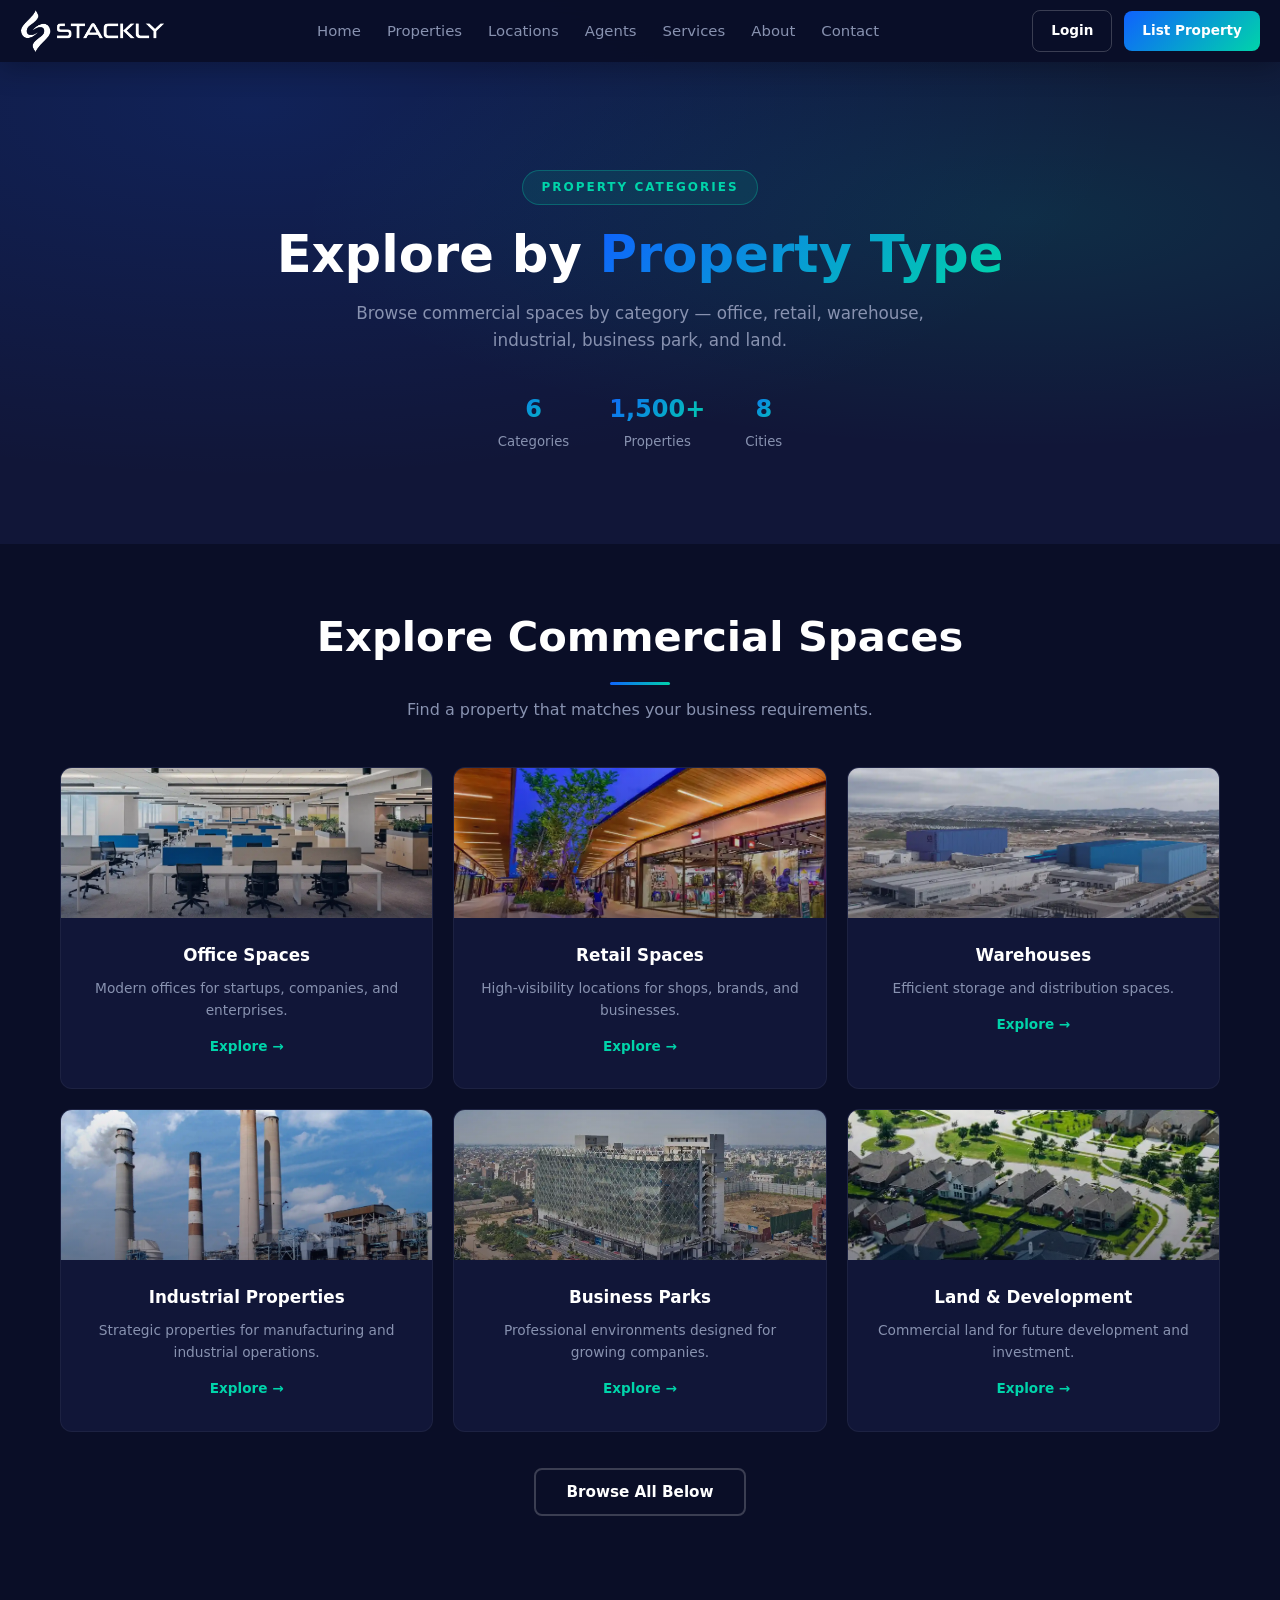
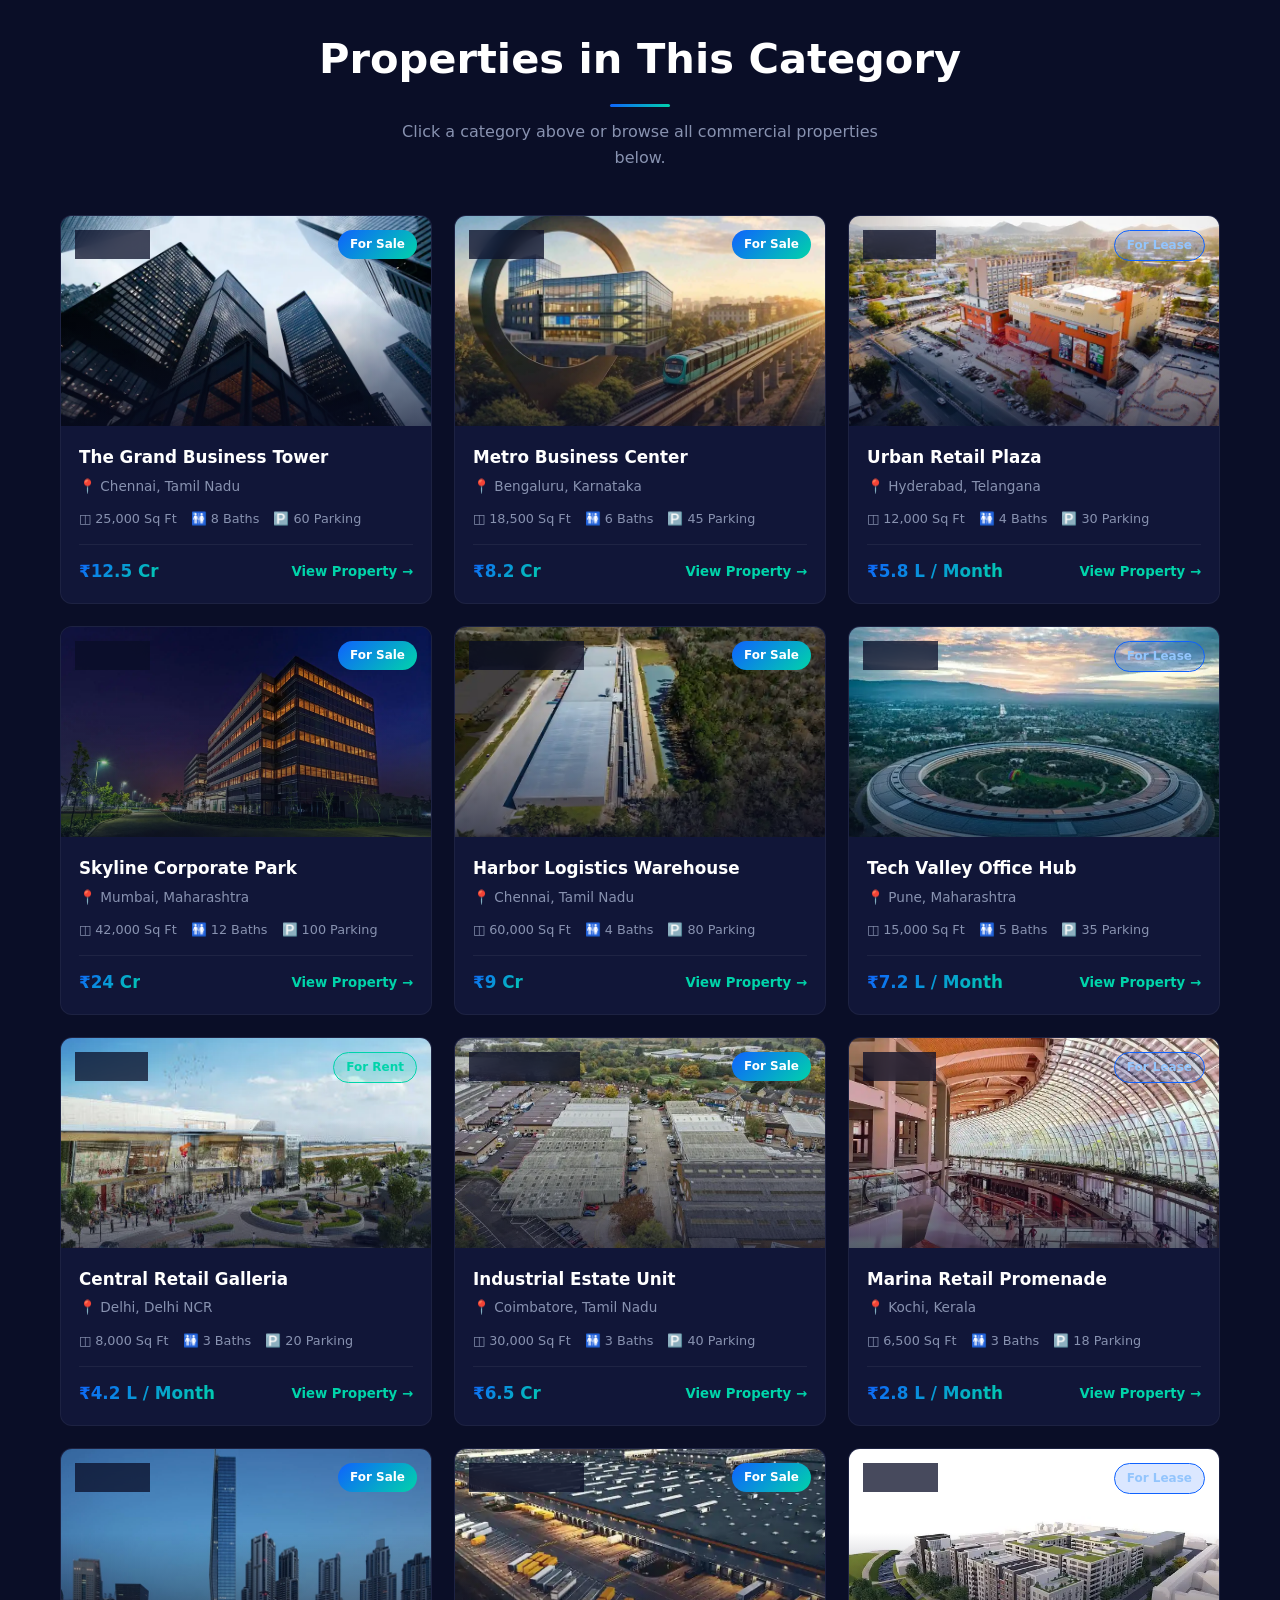
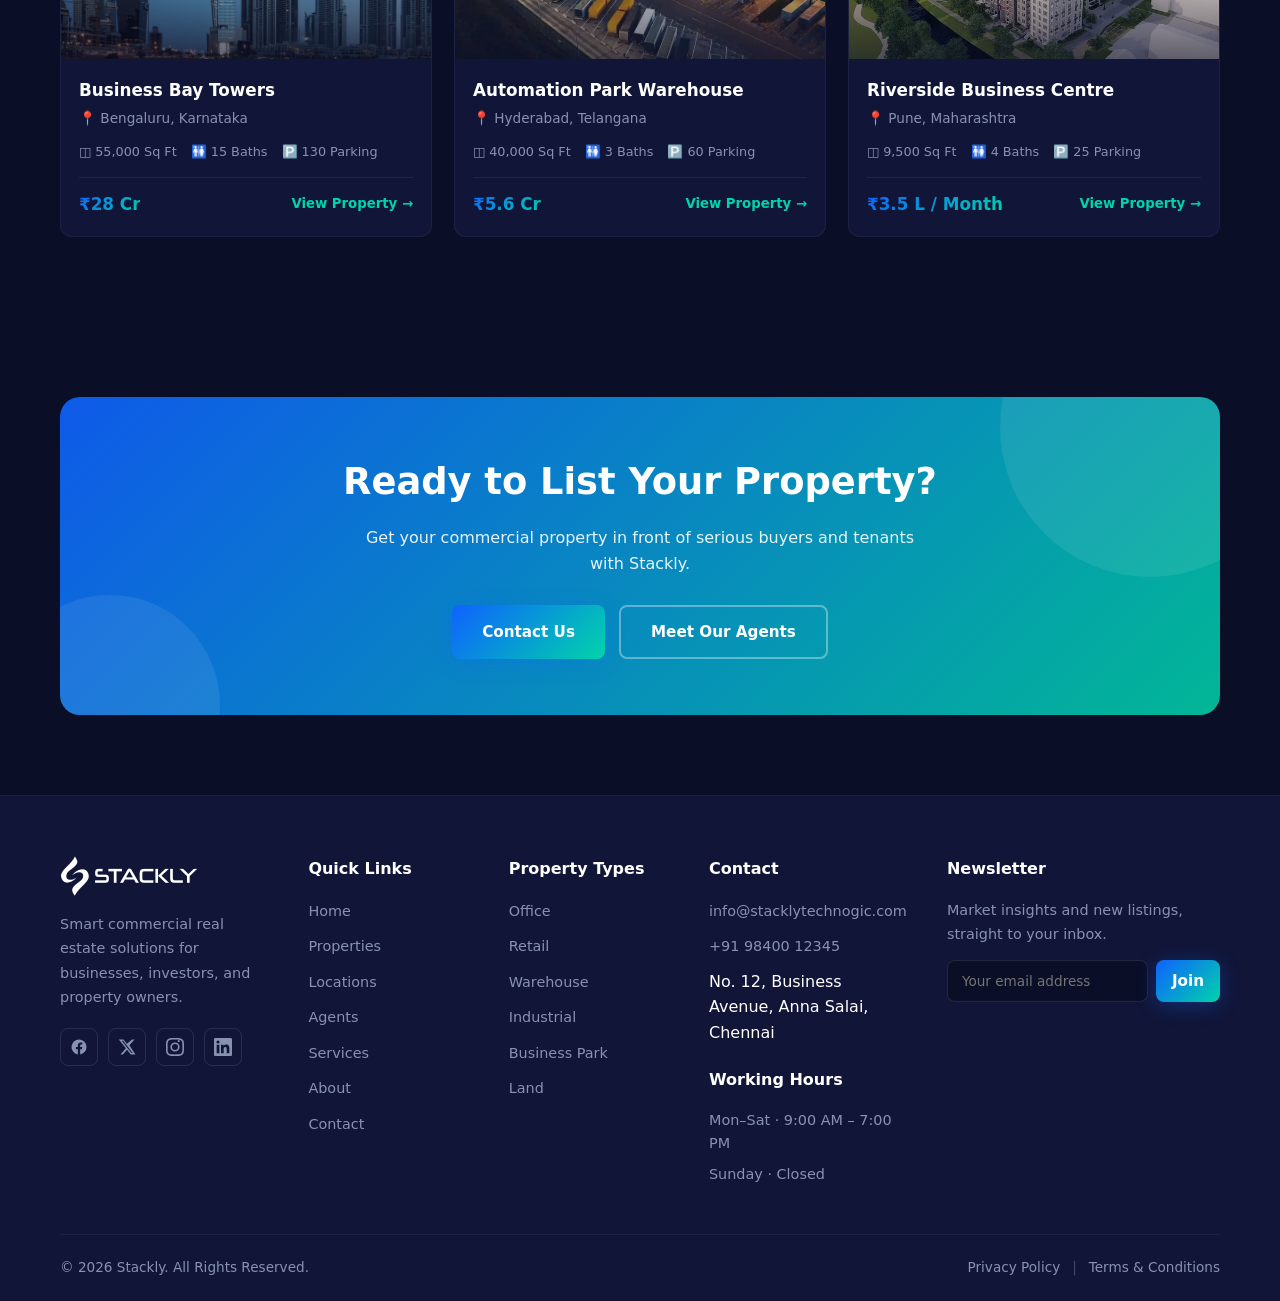
<file: categories.html>
<!DOCTYPE html>
<html lang="en">
<head>
  <meta charset="UTF-8">
  <meta name="viewport" content="width=device-width, initial-scale=1.0">
  <title>Categories | Stackly Technogic</title>
  <link rel="stylesheet" href="styles.css">
</head>
<body>

  <!-- ===== PAGE LOADER ===== -->
  <div class="page-loader" id="pageLoader">
    <div class="loader-logo">ST</div>
    <div class="loader-ring"></div>
    <span class="loader-tag">Stackly Technogic</span>
  </div>

  <!-- Navbar -->
  <nav class="navbar scrolled">
    <div class="nav-container">
      <a href="index.html" class="nav-logo">
        <img src="images/logo.webp" alt="Stackly Technogic" class="nav-logo-img">
      </a>
      <ul class="nav-links" id="navLinks">
        <li><a href="index.html">Home</a></li>
        <li><a href="listings.html">Properties</a></li>
        <li><a href="locations.html">Locations</a></li>
        <li><a href="agents.html">Agents</a></li>
        <li><a href="services.html">Services</a></li>
        <li><a href="about.html">About</a></li>
        <li><a href="contact.html">Contact</a></li>
        <li class="nav-auth-mobile"><a href="login.html" class="nav-auth-login">Login</a></li>
        <li class="nav-auth-mobile"><a href="register.html" class="nav-auth-register">Create Account</a></li>
      </ul>
      <div class="nav-actions">
        <a href="login.html" class="btn btn-ghost btn-nav">Login</a>
        <a href="contact.html" class="btn btn-primary btn-nav btn-list">List Property</a>
      </div>
      <div class="nav-toggle" id="navToggle"><span></span><span></span><span></span></div>
    </div>
  </nav>

  <!-- Page Hero -->
  <section class="page-hero">
    <div class="container">
      <span class="page-kicker">Property Categories</span>
      <h1>Explore by <span class="gradient-text">Property Type</span></h1>
      <p>Browse commercial spaces by category — office, retail, warehouse, industrial, business park, and land.</p>
      <div class="page-metrics">
        <div class="pm-item"><strong>6</strong><span>Categories</span></div>
        <div class="pm-item"><strong>1,500+</strong><span>Properties</span></div>
        <div class="pm-item"><strong>8</strong><span>Cities</span></div>
      </div>
    </div>
  </section>

  <!-- Categories -->
  <section class="categories-section">
    <div class="container">
      <div class="section-header">
        <h2 class="section-title" data-text="Explore Commercial Spaces">Explore Commercial Spaces</h2>
        <p class="section-subtitle">Find a property that matches your business requirements.</p>
      </div>
      <div class="categories-grid" id="categoriesGrid"></div>
      <div class="center-btn">
        <button class="btn btn-outline" onclick="document.getElementById('categoriesGrid').scrollIntoView({behavior:'smooth'})">Browse All Below</button>
      </div>
    </div>
  </section>

  <!-- All Properties -->
  <section class="listings-section">
    <div class="container">
      <div class="section-header">
        <h2 class="section-title" data-text="Properties in This Category">Properties in This Category</h2>
        <p class="section-subtitle">Click a category above or browse all commercial properties below.</p>
      </div>
      <div class="listings-grid" id="listingsGrid"></div>
      <div class="no-results" id="noResults" style="display:none;">
        <p>No properties match your search criteria. Try adjusting your filters.</p>
      </div>
    </div>
  </section>

  <!-- CTA -->
  <section class="cta-section">
    <div class="container">
      <div class="cta-card">
        <h2>Ready to List Your Property?</h2>
        <p>Get your commercial property in front of serious buyers and tenants with Stackly.</p>
        <div class="cta-btns">
          <a href="contact.html" class="btn btn-primary">Contact Us</a>
          <a href="agents.html" class="btn btn-outline-light">Meet Our Agents</a>
        </div>
      </div>
    </div>
  </section>

  <!-- Footer -->
  <footer class="footer">
    <div class="container">
      <div class="footer-grid more">
        <div class="footer-brand">
          <div class="footer-logo"><a href="index.html"><img src="images/logo.webp" alt="Stackly Technogic" class="footer-logo-img"></a></div>
          <p>Smart commercial real estate solutions for businesses, investors, and property owners.</p>
          <div class="footer-social">
            <a href="404.html" aria-label="Facebook"><svg viewBox="0 0 24 24"><path d="M22 12a10 10 0 1 0-11.56 9.88v-6.99H7.9V12h2.54V9.8c0-2.5 1.49-3.89 3.77-3.89 1.09 0 2.24.2 2.24.2v2.46h-1.26c-1.24 0-1.63.77-1.63 1.56V12h2.78l-.45 2.89h-2.33v6.99A10 10 0 0 0 22 12Z"/></svg></a>
            <a href="404.html" aria-label="X (Twitter)"><svg viewBox="0 0 24 24"><path d="M18.9 2H22l-6.77 7.74L23.2 22h-6.23l-4.88-6.38L6.5 22H3.35l7.24-8.28L1 2h6.39l4.41 5.83L18.9 2Zm-1.08 18.13h1.72L6.9 3.78H5.06l12.76 16.35Z"/></svg></a>
            <a href="404.html" aria-label="Instagram"><svg viewBox="0 0 24 24"><path d="M12 2.16c3.2 0 3.58.01 4.85.07 1.17.05 1.8.25 2.23.41.56.22.96.48 1.38.9.42.42.68.82.9 1.38.16.42.36 1.06.41 2.23.06 1.27.07 1.65.07 4.85s-.01 3.58-.07 4.85c-.05 1.17-.25 1.8-.41 2.23-.22.56-.48.96-.9 1.38-.42.42-.82.68-1.38.9-.42.16-1.06.36-2.23.41-1.27.06-1.65.07-4.85.07s-3.58-.01-4.85-.07c-1.17-.05-1.8-.25-2.23-.41a3.72 3.72 0 0 1-1.38-.9 3.72 3.72 0 0 1-.9-1.38c-.16-.42-.36-1.06-.41-2.23-.06-1.27-.07-1.65-.07-4.85s.01-3.58.07-4.85c.05-1.17.25-1.8.41-2.23.22-.56.48-.96.9-1.38.42-.42.82-.68 1.38-.9.42-.16 1.06-.36 2.23-.41 1.27-.06 1.65-.07 4.85-.07ZM12 0C8.74 0 8.33.01 7.05.07 5.78.13 4.9.33 4.14.63a5.88 5.88 0 0 0-2.13 1.38A5.88 5.88 0 0 0 .63 4.14C.33 4.9.13 5.78.07 7.05.01 8.33 0 8.74 0 12s.01 3.67.07 4.95c.06 1.27.26 2.15.56 2.91.31.8.72 1.47 1.38 2.13a5.88 5.88 0 0 0 2.13 1.38c.76.3 1.64.5 2.91.56 1.28.06 1.69.07 4.95.07s3.67-.01 4.95-.07c1.27-.06 2.15-.26 2.91-.56a5.88 5.88 0 0 0 2.13-1.38 5.88 5.88 0 0 0 1.38-2.13c.3-.76.5-1.64.56-2.91.06-1.28.07-1.69.07-4.95s-.01-3.67-.07-4.95c-.06-1.27-.26-2.15-.56-2.91a5.88 5.88 0 0 0-1.38-2.13A5.88 5.88 0 0 0 19.86.63c-.76-.3-1.64-.5-2.91-.56C15.67.01 15.26 0 12 0Zm0 5.84A6.16 6.16 0 1 0 18.16 12 6.16 6.16 0 0 0 12 5.84Zm0 10.16A4 4 0 1 1 16 12a4 4 0 0 1-4 4Zm6.41-11.85a1.44 1.44 0 1 1-1.44-1.44 1.44 1.44 0 0 1 1.44 1.44Z"/></svg></a>
            <a href="404.html" aria-label="LinkedIn"><svg viewBox="0 0 24 24"><path d="M20.45 20.45h-3.55v-5.57c0-1.33-.03-3.04-1.85-3.04-1.85 0-2.14 1.45-2.14 2.94v5.67h-3.56V9h3.42v1.56h.05a3.75 3.75 0 0 1 3.37-1.85c3.6 0 4.27 2.37 4.27 5.46v6.28ZM5.34 7.43a2.06 2.06 0 1 1 0-4.12 2.06 2.06 0 0 1 0 4.12ZM7.12 20.45H3.55V9h3.57v11.45ZM22.22 0H1.77C.79 0 0 .77 0 1.73v20.54C0 23.23.79 24 1.77 24h20.45c.98 0 1.78-.77 1.78-1.73V1.73C24 .77 23.2 0 22.22 0Z"/></svg></a>
          </div>
        </div>
        <div class="footer-links">
          <h4>Quick Links</h4>
          <ul>
            <li><a href="index.html">Home</a></li>
            <li><a href="listings.html">Properties</a></li>
            <li><a href="locations.html">Locations</a></li>
            <li><a href="agents.html">Agents</a></li>
            <li><a href="services.html">Services</a></li>
            <li><a href="about.html">About</a></li>
            <li><a href="contact.html">Contact</a></li>
          </ul>
        </div>
        <div class="footer-links">
          <h4>Property Types</h4>
          <ul>
            <li><a href="listings.html">Office</a></li>
            <li><a href="listings.html">Retail</a></li>
            <li><a href="listings.html">Warehouse</a></li>
            <li><a href="listings.html">Industrial</a></li>
            <li><a href="listings.html">Business Park</a></li>
            <li><a href="listings.html">Land</a></li>
          </ul>
        </div>
        <div class="footer-contact">
          <h4>Contact</h4>
          <ul>
            <li><a href="mailto:info@stacklytechnogic.com">info@stacklytechnogic.com</a></li>
            <li><a href="tel:+919840012345">+91 98400 12345</a></li>
            <li>No. 12, Business Avenue, Anna Salai, Chennai</li>
          </ul>
          <h4 style="margin-top:22px;">Working Hours</h4>
          <ul class="footer-hours">
            <li>Mon–Sat · 9:00 AM – 7:00 PM</li>
            <li>Sunday · Closed</li>
          </ul>
        </div>
        <div class="footer-links footer-news">
          <h4>Newsletter</h4>
          <p>Market insights and new listings, straight to your inbox.</p>
          <div class="footer-news-form">
            <input type="email" id="footerNLInput" placeholder="Your email address">
            <button class="btn btn-primary" onclick="subscribeFooter(); return false;">Join</button>
          </div>
        </div>
      </div>
      <div class="footer-bottom">
        <p>© 2026 Stackly. All Rights Reserved.</p>
        <div class="footer-legal">
          <a href="404.html">Privacy Policy</a><span>|</span><a href="404.html">Terms &amp; Conditions</a>
        </div>
      </div>
    </div>
  </footer>

  <!-- Property Modal -->
  <div class="modal-overlay" id="modalOverlay">
    <div class="modal" id="propertyModal">
      <button class="modal-close" id="modalClose">&times;</button>
      <div class="modal-image" id="modalImage"></div>
      <div class="modal-body">
        <span class="modal-tag" id="modalTag"></span>
        <h3 id="modalTitle"></h3>
        <p class="modal-location" id="modalLocation"></p>
        <div class="modal-details" id="modalDetails"></div>
        <p class="modal-description" id="modalDescription"></p>
        <div class="modal-features" id="modalFeatures"></div>
        <div class="modal-price" id="modalPrice"></div>
        <button class="btn btn-primary btn-full" id="modalInquiry">Contact Agent</button>
      </div>
    </div>
  </div>

  <script src="script.js"></script>
</body>
</html>
</file>
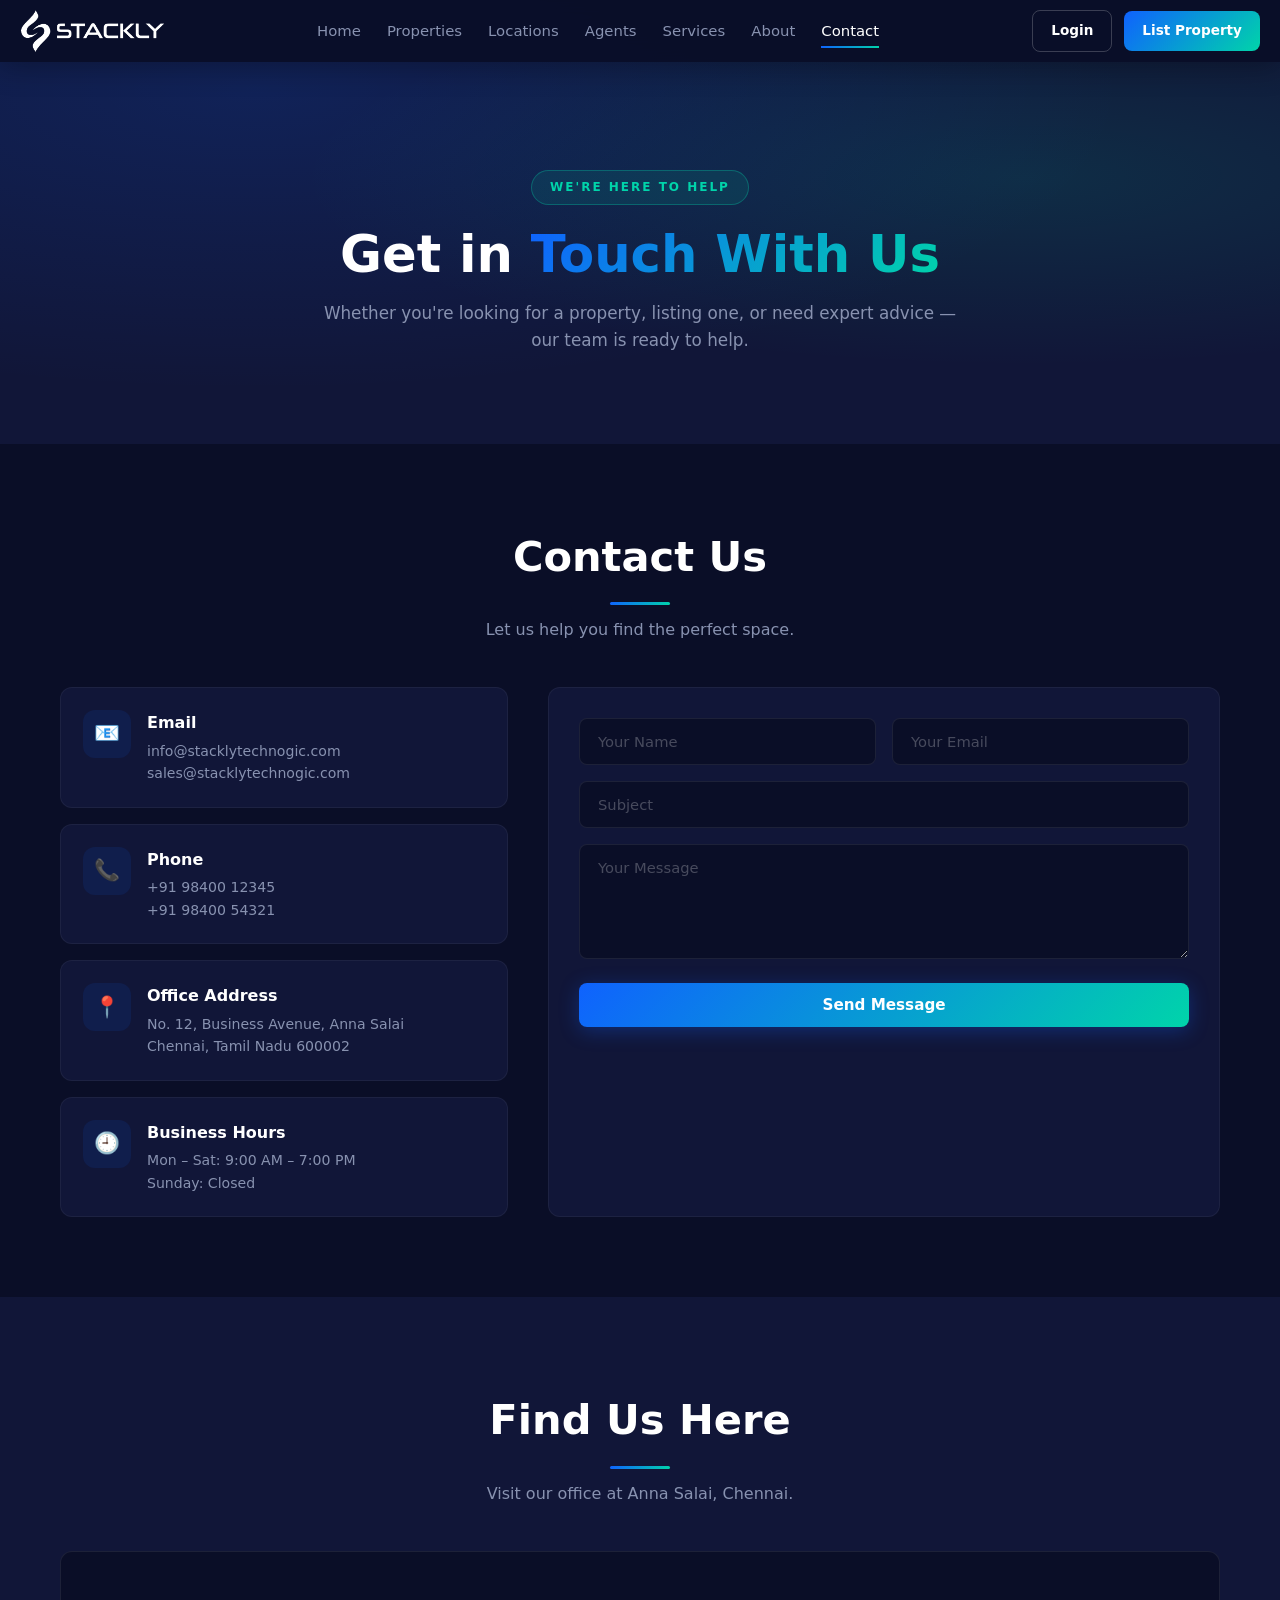
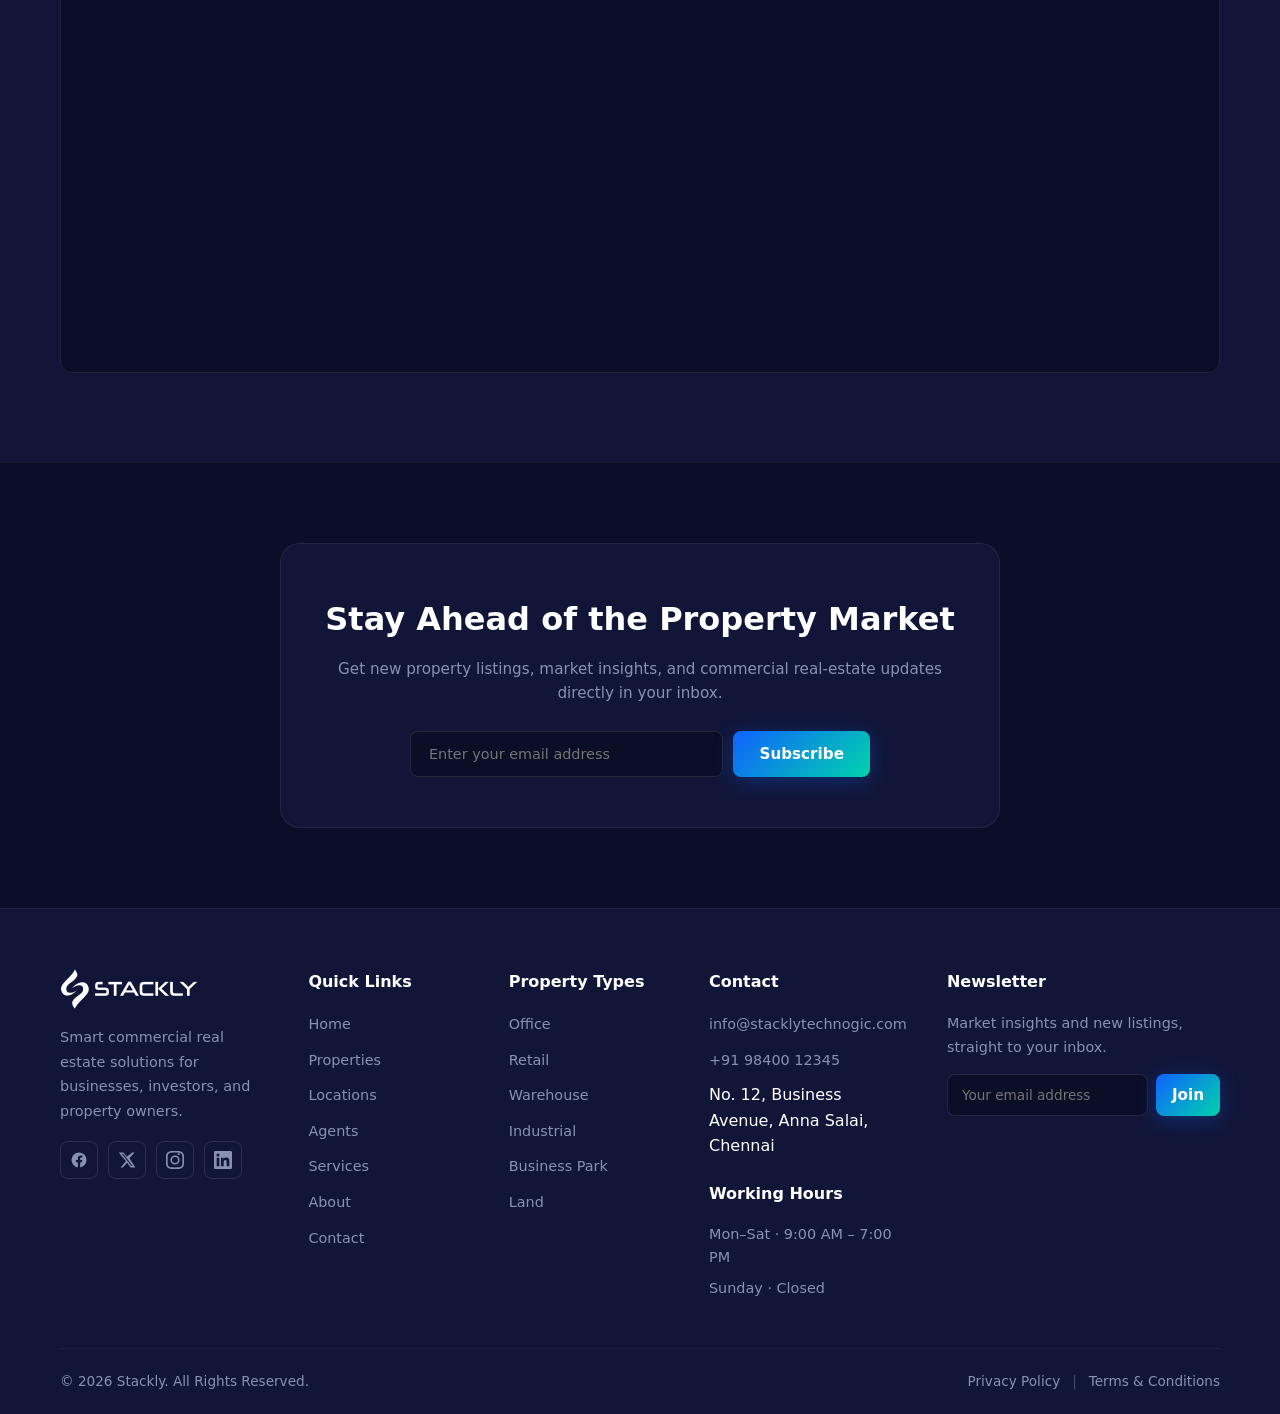
<file: contact.html>
<!DOCTYPE html>
<html lang="en">
<head>
  <meta charset="UTF-8">
  <meta name="viewport" content="width=device-width, initial-scale=1.0">
  <title>Contact | Stackly Technogic</title>
  <link rel="stylesheet" href="styles.css">
</head>
<body>

  <!-- ===== PAGE LOADER ===== -->
  <div class="page-loader" id="pageLoader">
    <div class="loader-logo">ST</div>
    <div class="loader-ring"></div>
    <span class="loader-tag">Stackly Technogic</span>
  </div>

  <!-- Navbar -->
  <nav class="navbar scrolled">
    <div class="nav-container">
      <a href="index.html" class="nav-logo">
        <img src="images/logo.webp" alt="Stackly Technogic" class="nav-logo-img">
      </a>
      <ul class="nav-links" id="navLinks">
        <li><a href="index.html">Home</a></li>
        <li><a href="listings.html">Properties</a></li>
        <li><a href="locations.html">Locations</a></li>
        <li><a href="agents.html">Agents</a></li>
        <li><a href="services.html">Services</a></li>
        <li><a href="about.html">About</a></li>
        <li><a href="contact.html" class="active">Contact</a></li>
        <li class="nav-auth-mobile"><a href="login.html" class="nav-auth-login">Login</a></li>
        <li class="nav-auth-mobile"><a href="register.html" class="nav-auth-register">Create Account</a></li>
      </ul>
      <div class="nav-actions">
        <a href="login.html" class="btn btn-ghost btn-nav">Login</a>
        <a href="contact.html" class="btn btn-primary btn-nav btn-list">List Property</a>
      </div>
      <div class="nav-toggle" id="navToggle"><span></span><span></span><span></span></div>
    </div>
  </nav>

  <!-- Page Hero -->
  <section class="page-hero">
    <div class="container">
      <span class="page-kicker">We're Here to Help</span>
      <h1>Get in <span class="gradient-text">Touch With Us</span></h1>
      <p>Whether you're looking for a property, listing one, or need expert advice — our team is ready to help.</p>
    </div>
  </section>

  <!-- Contact -->
  <section class="contact-section">
    <div class="container">
      <div class="section-header">
        <h2 class="section-title" data-text="Contact Us">Contact Us</h2>
        <p class="section-subtitle">Let us help you find the perfect space.</p>
      </div>
      <div class="contact-grid">
        <div class="contact-info">
          <div class="contact-card"><div class="contact-icon">📧</div><div><h4>Email</h4><p>info@stacklytechnogic.com<br>sales@stacklytechnogic.com</p></div></div>
          <div class="contact-card"><div class="contact-icon">📞</div><div><h4>Phone</h4><p>+91 98400 12345<br>+91 98400 54321</p></div></div>
          <div class="contact-card"><div class="contact-icon">📍</div><div><h4>Office Address</h4><p>No. 12, Business Avenue, Anna Salai<br>Chennai, Tamil Nadu 600002</p></div></div>
          <div class="contact-card"><div class="contact-icon">🕘</div><div><h4>Business Hours</h4><p>Mon – Sat: 9:00 AM – 7:00 PM<br>Sunday: Closed</p></div></div>
        </div>
        <form class="contact-form" id="contactForm">
          <div class="form-row">
            <div class="form-group"><input type="text" id="formName" placeholder="Your Name" maxlength="16" pattern="[A-Za-z]+" title="Only letters (A-Z, a-z), max 16 characters. No spaces or numbers." required></div>
            <div class="form-group"><input type="email" id="formEmail" placeholder="Your Email" required></div>
          </div>
          <div class="form-group"><input type="text" id="formSubject" placeholder="Subject"></div>
          <div class="form-group"><textarea id="formMessage" placeholder="Your Message" rows="5" required></textarea></div>
          <button type="submit" class="btn btn-primary btn-full" disabled>Send Message</button>
        </form>
      </div>
    </div>
  </section>

  <!-- Map -->
  <section class="map-section">
    <div class="container">
      <div class="section-header">
        <h2 class="section-title" data-text="Find Us Here">Find Us Here</h2>
        <p class="section-subtitle">Visit our office at Anna Salai, Chennai.</p>
      </div>
      <div class="map-embed">
        <iframe src="https://www.google.com/maps?q=Anna+Salai,+Chennai,+Tamil+Nadu,+India&output=embed" title="Stackly Technogic Office Location" width="100%" height="420" style="border:0" allowfullscreen loading="lazy" referrerpolicy="no-referrer-when-downgrade"></iframe>
      </div>
    </div>
  </section>

  <!-- Newsletter -->
  <section class="newsletter-section">
    <div class="container">
      <div class="newsletter-card">
        <h2>Stay Ahead of the Property Market</h2>
        <p>Get new property listings, market insights, and commercial real-estate updates directly in your inbox.</p>
        <div class="newsletter-form">
          <input type="email" id="newsletterEmail" placeholder="Enter your email address">
          <button class="btn btn-primary" id="newsletterBtn">Subscribe</button>
        </div>
      </div>
    </div>
  </section>

  <!-- Footer -->
  <footer class="footer">
    <div class="container">
      <div class="footer-grid more">
        <div class="footer-brand">
          <div class="footer-logo"><a href="index.html"><img src="images/logo.webp" alt="Stackly Technogic" class="footer-logo-img"></a></div>
          <p>Smart commercial real estate solutions for businesses, investors, and property owners.</p>
          <div class="footer-social">
            <a href="404.html" aria-label="Facebook"><svg viewBox="0 0 24 24"><path d="M22 12a10 10 0 1 0-11.56 9.88v-6.99H7.9V12h2.54V9.8c0-2.5 1.49-3.89 3.77-3.89 1.09 0 2.24.2 2.24.2v2.46h-1.26c-1.24 0-1.63.77-1.63 1.56V12h2.78l-.45 2.89h-2.33v6.99A10 10 0 0 0 22 12Z"/></svg></a>
            <a href="404.html" aria-label="X (Twitter)"><svg viewBox="0 0 24 24"><path d="M18.9 2H22l-6.77 7.74L23.2 22h-6.23l-4.88-6.38L6.5 22H3.35l7.24-8.28L1 2h6.39l4.41 5.83L18.9 2Zm-1.08 18.13h1.72L6.9 3.78H5.06l12.76 16.35Z"/></svg></a>
            <a href="404.html" aria-label="Instagram"><svg viewBox="0 0 24 24"><path d="M12 2.16c3.2 0 3.58.01 4.85.07 1.17.05 1.8.25 2.23.41.56.22.96.48 1.38.9.42.42.68.82.9 1.38.16.42.36 1.06.41 2.23.06 1.27.07 1.65.07 4.85s-.01 3.58-.07 4.85c-.05 1.17-.25 1.8-.41 2.23-.22.56-.48.96-.9 1.38-.42.42-.82.68-1.38.9-.42.16-1.06.36-2.23.41-1.27.06-1.65.07-4.85.07s-3.58-.01-4.85-.07c-1.17-.05-1.8-.25-2.23-.41a3.72 3.72 0 0 1-1.38-.9 3.72 3.72 0 0 1-.9-1.38c-.16-.42-.36-1.06-.41-2.23-.06-1.27-.07-1.65-.07-4.85s.01-3.58.07-4.85c.05-1.17.25-1.8.41-2.23.22-.56.48-.96.9-1.38.42-.42.82-.68 1.38-.9.42-.16 1.06-.36 2.23-.41 1.27-.06 1.65-.07 4.85-.07ZM12 0C8.74 0 8.33.01 7.05.07 5.78.13 4.9.33 4.14.63a5.88 5.88 0 0 0-2.13 1.38A5.88 5.88 0 0 0 .63 4.14C.33 4.9.13 5.78.07 7.05.01 8.33 0 8.74 0 12s.01 3.67.07 4.95c.06 1.27.26 2.15.56 2.91.31.8.72 1.47 1.38 2.13a5.88 5.88 0 0 0 2.13 1.38c.76.3 1.64.5 2.91.56 1.28.06 1.69.07 4.95.07s3.67-.01 4.95-.07c1.27-.06 2.15-.26 2.91-.56a5.88 5.88 0 0 0 2.13-1.38 5.88 5.88 0 0 0 1.38-2.13c.3-.76.5-1.64.56-2.91.06-1.28.07-1.69.07-4.95s-.01-3.67-.07-4.95c-.06-1.27-.26-2.15-.56-2.91a5.88 5.88 0 0 0-1.38-2.13A5.88 5.88 0 0 0 19.86.63c-.76-.3-1.64-.5-2.91-.56C15.67.01 15.26 0 12 0Zm0 5.84A6.16 6.16 0 1 0 18.16 12 6.16 6.16 0 0 0 12 5.84Zm0 10.16A4 4 0 1 1 16 12a4 4 0 0 1-4 4Zm6.41-11.85a1.44 1.44 0 1 1-1.44-1.44 1.44 1.44 0 0 1 1.44 1.44Z"/></svg></a>
            <a href="404.html" aria-label="LinkedIn"><svg viewBox="0 0 24 24"><path d="M20.45 20.45h-3.55v-5.57c0-1.33-.03-3.04-1.85-3.04-1.85 0-2.14 1.45-2.14 2.94v5.67h-3.56V9h3.42v1.56h.05a3.75 3.75 0 0 1 3.37-1.85c3.6 0 4.27 2.37 4.27 5.46v6.28ZM5.34 7.43a2.06 2.06 0 1 1 0-4.12 2.06 2.06 0 0 1 0 4.12ZM7.12 20.45H3.55V9h3.57v11.45ZM22.22 0H1.77C.79 0 0 .77 0 1.73v20.54C0 23.23.79 24 1.77 24h20.45c.98 0 1.78-.77 1.78-1.73V1.73C24 .77 23.2 0 22.22 0Z"/></svg></a>
          </div>
        </div>
        <div class="footer-links">
          <h4>Quick Links</h4>
          <ul>
            <li><a href="index.html">Home</a></li>
            <li><a href="listings.html">Properties</a></li>
            <li><a href="locations.html">Locations</a></li>
            <li><a href="agents.html">Agents</a></li>
            <li><a href="services.html">Services</a></li>
            <li><a href="about.html">About</a></li>
            <li><a href="contact.html">Contact</a></li>
          </ul>
        </div>
        <div class="footer-links">
          <h4>Property Types</h4>
          <ul>
            <li><a href="listings.html">Office</a></li>
            <li><a href="listings.html">Retail</a></li>
            <li><a href="listings.html">Warehouse</a></li>
            <li><a href="listings.html">Industrial</a></li>
            <li><a href="listings.html">Business Park</a></li>
            <li><a href="listings.html">Land</a></li>
          </ul>
        </div>
        <div class="footer-contact">
          <h4>Contact</h4>
          <ul>
            <li><a href="mailto:info@stacklytechnogic.com">info@stacklytechnogic.com</a></li>
            <li><a href="tel:+919840012345">+91 98400 12345</a></li>
            <li>No. 12, Business Avenue, Anna Salai, Chennai</li>
          </ul>
          <h4 style="margin-top:22px;">Working Hours</h4>
          <ul class="footer-hours">
            <li>Mon–Sat · 9:00 AM – 7:00 PM</li>
            <li>Sunday · Closed</li>
          </ul>
        </div>
        <div class="footer-links footer-news">
          <h4>Newsletter</h4>
          <p>Market insights and new listings, straight to your inbox.</p>
          <div class="footer-news-form">
            <input type="email" id="footerNLInput" placeholder="Your email address">
            <button class="btn btn-primary" onclick="subscribeFooter(); return false;">Join</button>
          </div>
        </div>
      </div>
      <div class="footer-bottom">
        <p>© 2026 Stackly. All Rights Reserved.</p>
        <div class="footer-legal">
          <a href="404.html">Privacy Policy</a><span>|</span><a href="404.html">Terms &amp; Conditions</a>
        </div>
      </div>
    </div>
  </footer>

  <script src="script.js"></script>
</body>
</html>
</file>
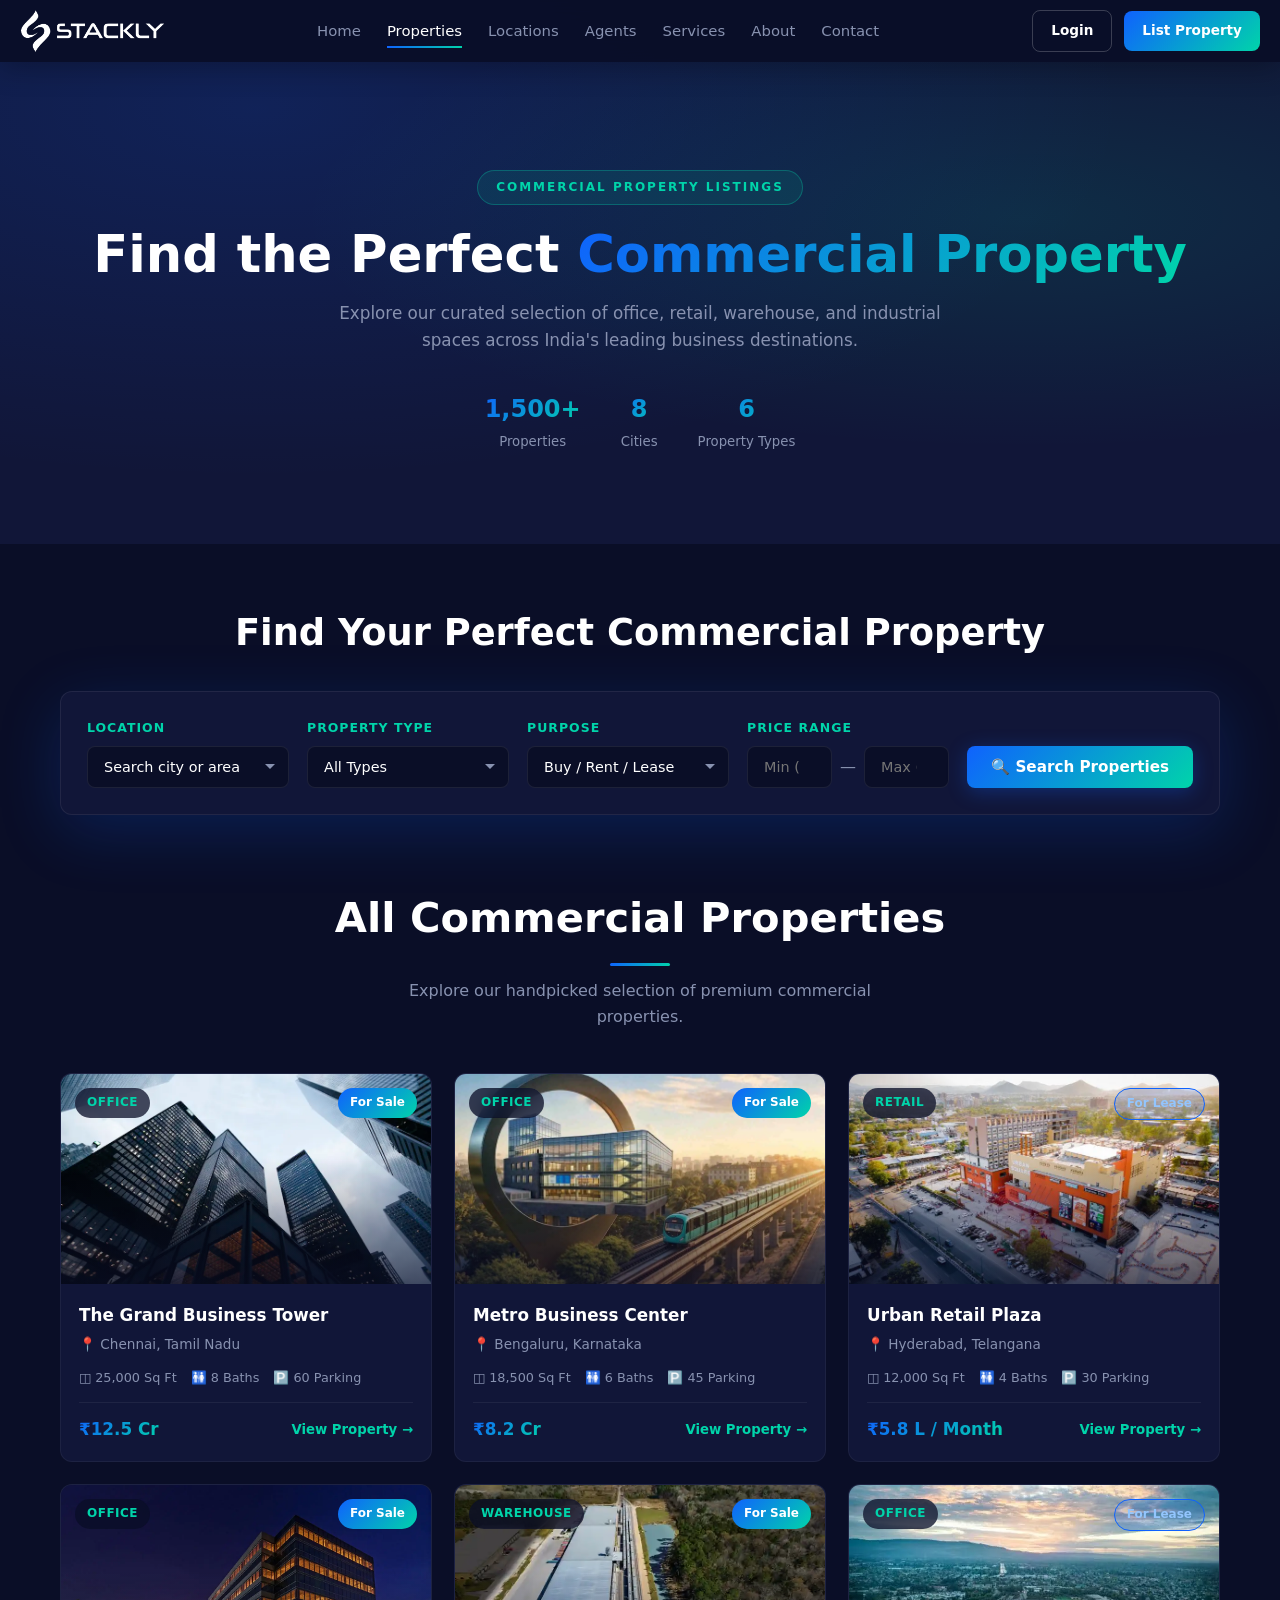
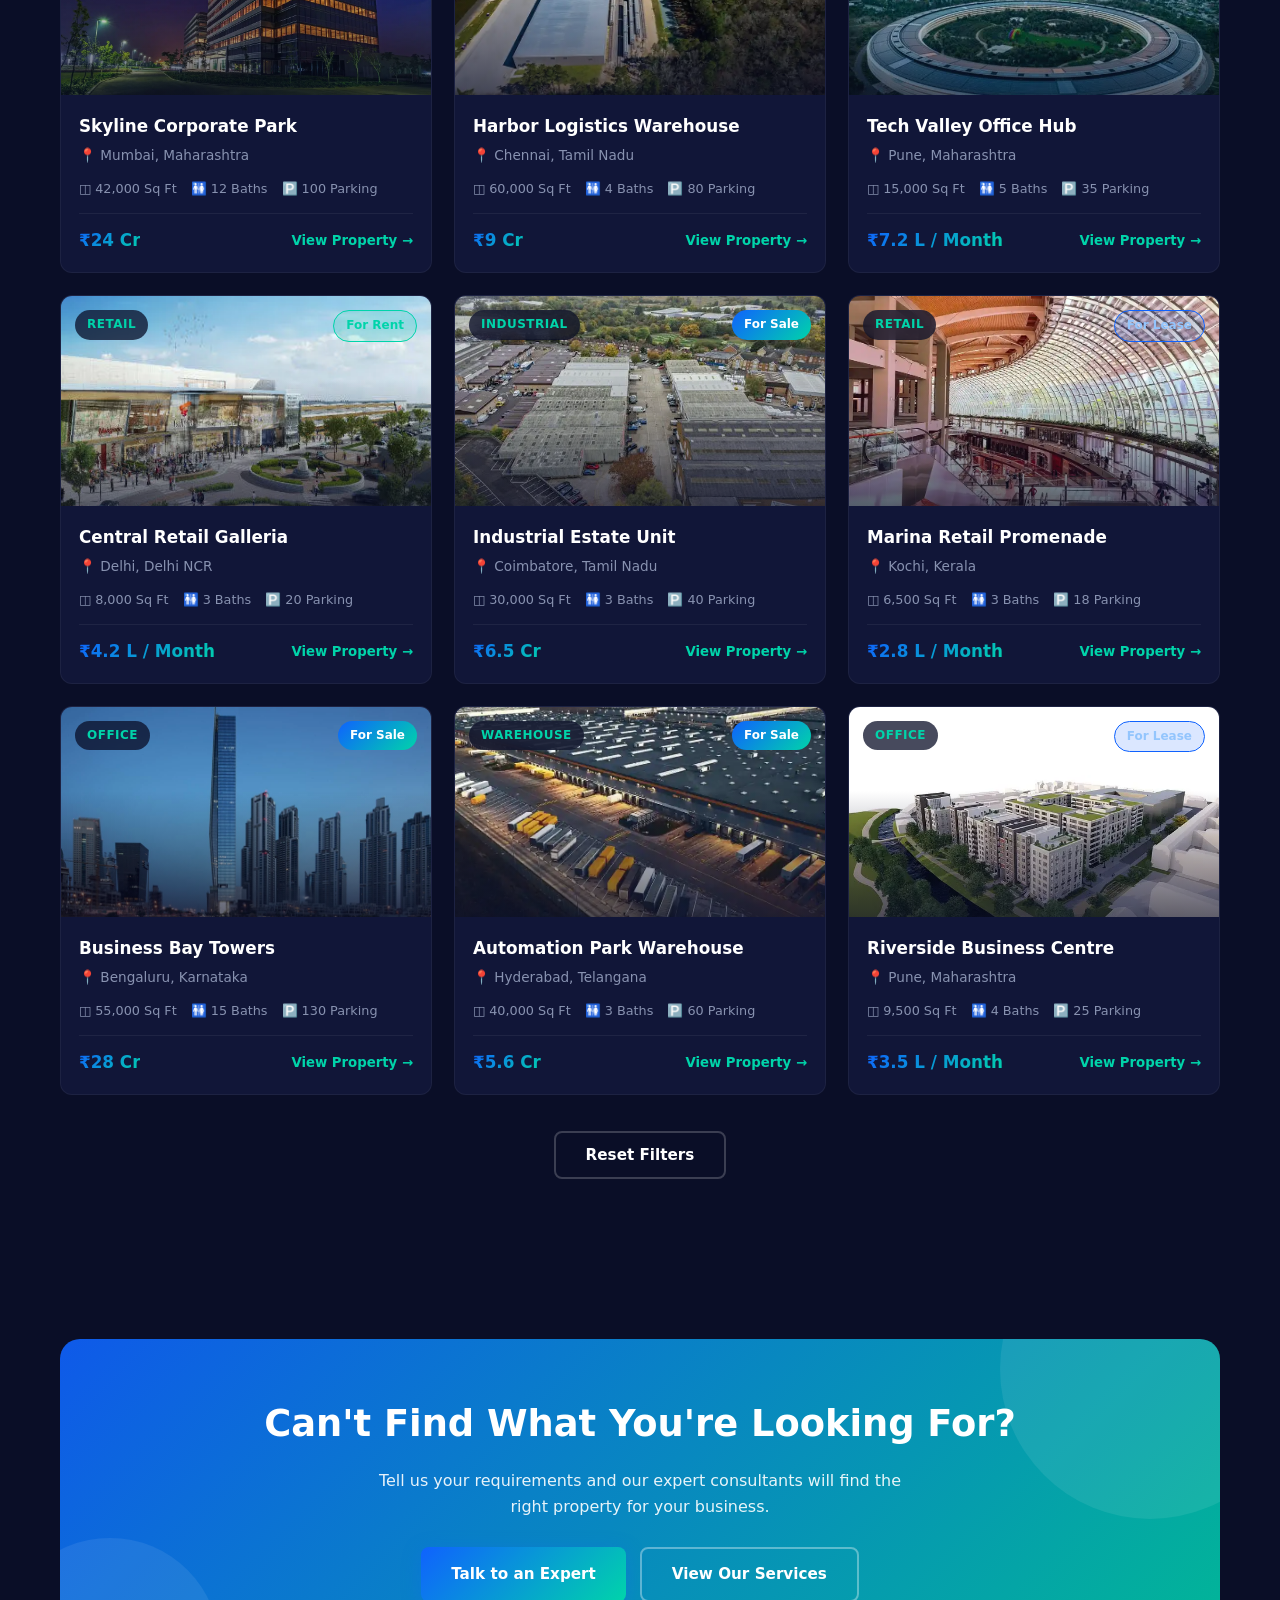
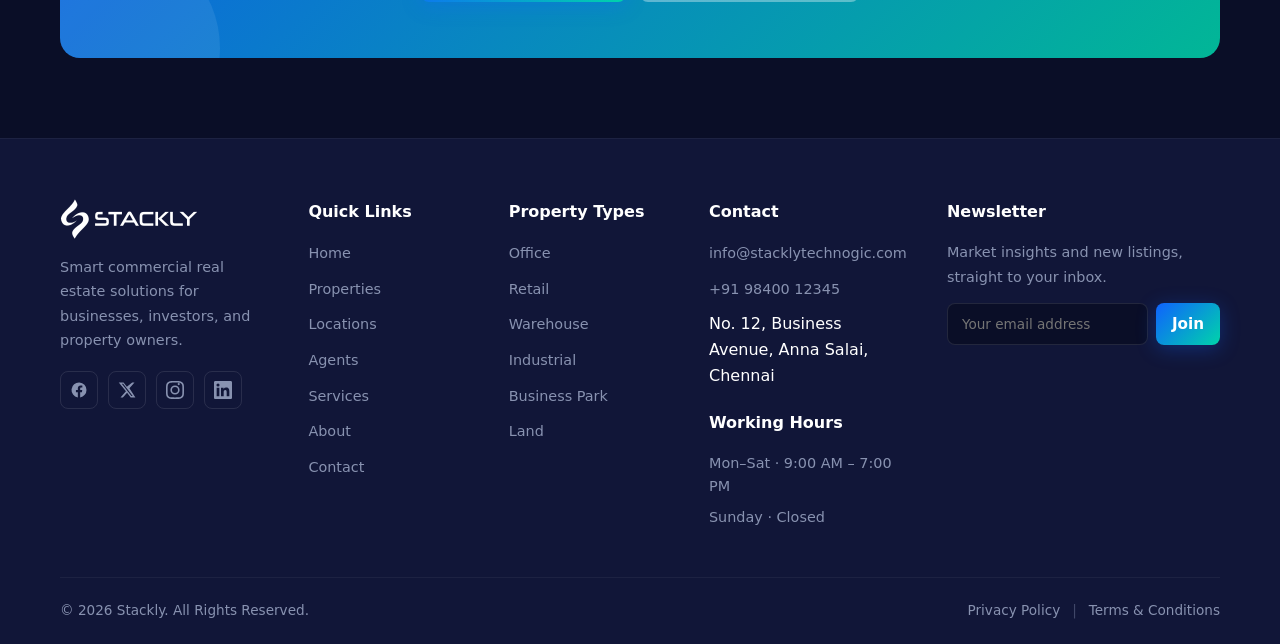
<file: listings.html>
<!DOCTYPE html>
<html lang="en">
<head>
  <meta charset="UTF-8">
  <meta name="viewport" content="width=device-width, initial-scale=1.0">
  <title>Properties | Stackly Technogic</title>
  <link rel="stylesheet" href="styles.css">
</head>
<body>

  <!-- ===== PAGE LOADER ===== -->
  <div class="page-loader" id="pageLoader">
    <div class="loader-logo">ST</div>
    <div class="loader-ring"></div>
    <span class="loader-tag">Stackly Technogic</span>
  </div>

  <!-- Navbar -->
  <nav class="navbar scrolled">
    <div class="nav-container">
      <a href="index.html" class="nav-logo">
        <img src="images/logo.webp" alt="Stackly Technogic" class="nav-logo-img">
      </a>
      <ul class="nav-links" id="navLinks">
        <li><a href="index.html">Home</a></li>
        <li><a href="listings.html" class="active">Properties</a></li>
        <li><a href="locations.html">Locations</a></li>
        <li><a href="agents.html">Agents</a></li>
        <li><a href="services.html">Services</a></li>
        <li><a href="about.html">About</a></li>
        <li><a href="contact.html">Contact</a></li>
        <li class="nav-auth-mobile"><a href="login.html" class="nav-auth-login">Login</a></li>
        <li class="nav-auth-mobile"><a href="register.html" class="nav-auth-register">Create Account</a></li>
      </ul>
      <div class="nav-actions">
        <a href="login.html" class="btn btn-ghost btn-nav">Login</a>
        <a href="contact.html" class="btn btn-primary btn-nav btn-list">List Property</a>
      </div>
      <div class="nav-toggle" id="navToggle"><span></span><span></span><span></span></div>
    </div>
  </nav>

  <!-- Page Hero -->
  <section class="page-hero">
    <div class="container">
      <span class="page-kicker">Commercial Property Listings</span>
      <h1>Find the Perfect <span class="gradient-text">Commercial Property</span></h1>
      <p>Explore our curated selection of office, retail, warehouse, and industrial spaces across India's leading business destinations.</p>
      <div class="page-metrics">
        <div class="pm-item"><strong>1,500+</strong><span>Properties</span></div>
        <div class="pm-item"><strong>8</strong><span>Cities</span></div>
        <div class="pm-item"><strong>6</strong><span>Property Types</span></div>
      </div>
    </div>
  </section>

  <!-- Property Search -->
  <section class="search-section">
    <div class="container">
      <div class="search-head">
        <h2>Find Your Perfect Commercial Property</h2>
      </div>
      <div class="search-bar">
        <div class="filter-group">
          <label>Location</label>
          <select id="searchLocation">
            <option value="all">Search city or area</option>
            <option value="Chennai">Chennai</option>
            <option value="Bengaluru">Bengaluru</option>
            <option value="Hyderabad">Hyderabad</option>
            <option value="Mumbai">Mumbai</option>
            <option value="Pune">Pune</option>
            <option value="Delhi">Delhi</option>
            <option value="Coimbatore">Coimbatore</option>
            <option value="Kochi">Kochi</option>
          </select>
        </div>
        <div class="filter-group">
          <label>Property Type</label>
          <select id="searchType">
            <option value="all">All Types</option>
            <option value="office">Office</option>
            <option value="retail">Retail</option>
            <option value="warehouse">Warehouse</option>
            <option value="industrial">Industrial</option>
            <option value="business-park">Business Park</option>
            <option value="land">Land</option>
          </select>
        </div>
        <div class="filter-group">
          <label>Purpose</label>
          <select id="searchPurpose">
            <option value="all">Buy / Rent / Lease</option>
            <option value="sale">Buy</option>
            <option value="rent">Rent</option>
            <option value="lease">Lease</option>
          </select>
        </div>
        <div class="filter-group filter-price">
          <label>Price Range</label>
          <div class="price-inputs">
            <input type="number" id="priceMin" placeholder="Min (₹ Lakhs)" min="0">
            <span>—</span>
            <input type="number" id="priceMax" placeholder="Max (₹ Lakhs)" min="0">
          </div>
        </div>
        <button class="btn btn-primary btn-search" id="searchBtn">🔍 Search Properties</button>
      </div>
    </div>
  </section>

  <!-- Listings -->
  <section class="listings-section">
    <div class="container">
      <div class="section-header">
        <h2 class="section-title" data-text="All Commercial Properties">All Commercial Properties</h2>
        <p class="section-subtitle">Explore our handpicked selection of premium commercial properties.</p>
      </div>
      <div class="listings-grid" id="listingsGrid"></div>
      <div class="no-results" id="noResults" style="display:none;">
        <p>No properties match your search criteria. Try adjusting your filters.</p>
      </div>
      <div class="center-btn">
        <button class="btn btn-outline" id="viewAllBtn">Reset Filters</button>
      </div>
    </div>
  </section>

  <!-- CTA -->
  <section class="cta-section">
    <div class="container">
      <div class="cta-card">
        <h2>Can't Find What You're Looking For?</h2>
        <p>Tell us your requirements and our expert consultants will find the right property for your business.</p>
        <div class="cta-btns">
          <a href="contact.html" class="btn btn-primary">Talk to an Expert</a>
          <a href="services.html" class="btn btn-outline-light">View Our Services</a>
        </div>
      </div>
    </div>
  </section>

  <!-- Footer -->
  <footer class="footer">
    <div class="container">
      <div class="footer-grid more">
        <div class="footer-brand">
          <div class="footer-logo"><a href="index.html"><img src="images/logo.webp" alt="Stackly Technogic" class="footer-logo-img"></a></div>
          <p>Smart commercial real estate solutions for businesses, investors, and property owners.</p>
          <div class="footer-social">
            <a href="404.html" aria-label="Facebook"><svg viewBox="0 0 24 24"><path d="M22 12a10 10 0 1 0-11.56 9.88v-6.99H7.9V12h2.54V9.8c0-2.5 1.49-3.89 3.77-3.89 1.09 0 2.24.2 2.24.2v2.46h-1.26c-1.24 0-1.63.77-1.63 1.56V12h2.78l-.45 2.89h-2.33v6.99A10 10 0 0 0 22 12Z"/></svg></a>
            <a href="404.html" aria-label="X (Twitter)"><svg viewBox="0 0 24 24"><path d="M18.9 2H22l-6.77 7.74L23.2 22h-6.23l-4.88-6.38L6.5 22H3.35l7.24-8.28L1 2h6.39l4.41 5.83L18.9 2Zm-1.08 18.13h1.72L6.9 3.78H5.06l12.76 16.35Z"/></svg></a>
            <a href="404.html" aria-label="Instagram"><svg viewBox="0 0 24 24"><path d="M12 2.16c3.2 0 3.58.01 4.85.07 1.17.05 1.8.25 2.23.41.56.22.96.48 1.38.9.42.42.68.82.9 1.38.16.42.36 1.06.41 2.23.06 1.27.07 1.65.07 4.85s-.01 3.58-.07 4.85c-.05 1.17-.25 1.8-.41 2.23-.22.56-.48.96-.9 1.38-.42.42-.82.68-1.38.9-.42.16-1.06.36-2.23.41-1.27.06-1.65.07-4.85.07s-3.58-.01-4.85-.07c-1.17-.05-1.8-.25-2.23-.41a3.72 3.72 0 0 1-1.38-.9 3.72 3.72 0 0 1-.9-1.38c-.16-.42-.36-1.06-.41-2.23-.06-1.27-.07-1.65-.07-4.85s.01-3.58.07-4.85c.05-1.17.25-1.8.41-2.23.22-.56.48-.96.9-1.38.42-.42.82-.68 1.38-.9.42-.16 1.06-.36 2.23-.41 1.27-.06 1.65-.07 4.85-.07ZM12 0C8.74 0 8.33.01 7.05.07 5.78.13 4.9.33 4.14.63a5.88 5.88 0 0 0-2.13 1.38A5.88 5.88 0 0 0 .63 4.14C.33 4.9.13 5.78.07 7.05.01 8.33 0 8.74 0 12s.01 3.67.07 4.95c.06 1.27.26 2.15.56 2.91.31.8.72 1.47 1.38 2.13a5.88 5.88 0 0 0 2.13 1.38c.76.3 1.64.5 2.91.56 1.28.06 1.69.07 4.95.07s3.67-.01 4.95-.07c1.27-.06 2.15-.26 2.91-.56a5.88 5.88 0 0 0 2.13-1.38 5.88 5.88 0 0 0 1.38-2.13c.3-.76.5-1.64.56-2.91.06-1.28.07-1.69.07-4.95s-.01-3.67-.07-4.95c-.06-1.27-.26-2.15-.56-2.91a5.88 5.88 0 0 0-1.38-2.13A5.88 5.88 0 0 0 19.86.63c-.76-.3-1.64-.5-2.91-.56C15.67.01 15.26 0 12 0Zm0 5.84A6.16 6.16 0 1 0 18.16 12 6.16 6.16 0 0 0 12 5.84Zm0 10.16A4 4 0 1 1 16 12a4 4 0 0 1-4 4Zm6.41-11.85a1.44 1.44 0 1 1-1.44-1.44 1.44 1.44 0 0 1 1.44 1.44Z"/></svg></a>
            <a href="404.html" aria-label="LinkedIn"><svg viewBox="0 0 24 24"><path d="M20.45 20.45h-3.55v-5.57c0-1.33-.03-3.04-1.85-3.04-1.85 0-2.14 1.45-2.14 2.94v5.67h-3.56V9h3.42v1.56h.05a3.75 3.75 0 0 1 3.37-1.85c3.6 0 4.27 2.37 4.27 5.46v6.28ZM5.34 7.43a2.06 2.06 0 1 1 0-4.12 2.06 2.06 0 0 1 0 4.12ZM7.12 20.45H3.55V9h3.57v11.45ZM22.22 0H1.77C.79 0 0 .77 0 1.73v20.54C0 23.23.79 24 1.77 24h20.45c.98 0 1.78-.77 1.78-1.73V1.73C24 .77 23.2 0 22.22 0Z"/></svg></a>
          </div>
        </div>
        <div class="footer-links">
          <h4>Quick Links</h4>
          <ul>
            <li><a href="index.html">Home</a></li>
            <li><a href="listings.html">Properties</a></li>
            <li><a href="locations.html">Locations</a></li>
            <li><a href="agents.html">Agents</a></li>
            <li><a href="services.html">Services</a></li>
            <li><a href="about.html">About</a></li>
            <li><a href="contact.html">Contact</a></li>
          </ul>
        </div>
        <div class="footer-links">
          <h4>Property Types</h4>
          <ul>
            <li><a href="listings.html">Office</a></li>
            <li><a href="listings.html">Retail</a></li>
            <li><a href="listings.html">Warehouse</a></li>
            <li><a href="listings.html">Industrial</a></li>
            <li><a href="listings.html">Business Park</a></li>
            <li><a href="listings.html">Land</a></li>
          </ul>
        </div>
        <div class="footer-contact">
          <h4>Contact</h4>
          <ul>
            <li><a href="mailto:info@stacklytechnogic.com">info@stacklytechnogic.com</a></li>
            <li><a href="tel:+919840012345">+91 98400 12345</a></li>
            <li>No. 12, Business Avenue, Anna Salai, Chennai</li>
          </ul>
          <h4 style="margin-top:22px;">Working Hours</h4>
          <ul class="footer-hours">
            <li>Mon–Sat · 9:00 AM – 7:00 PM</li>
            <li>Sunday · Closed</li>
          </ul>
        </div>
        <div class="footer-links footer-news">
          <h4>Newsletter</h4>
          <p>Market insights and new listings, straight to your inbox.</p>
          <div class="footer-news-form">
            <input type="email" id="footerNLInput" placeholder="Your email address">
            <button class="btn btn-primary" onclick="subscribeFooter(); return false;">Join</button>
          </div>
        </div>
      </div>
      <div class="footer-bottom">
        <p>© 2026 Stackly. All Rights Reserved.</p>
        <div class="footer-legal">
          <a href="404.html">Privacy Policy</a><span>|</span><a href="404.html">Terms &amp; Conditions</a>
        </div>
      </div>
    </div>
  </footer>

  <!-- Property Modal -->
  <div class="modal-overlay" id="modalOverlay">
    <div class="modal" id="propertyModal">
      <button class="modal-close" id="modalClose">&times;</button>
      <div class="modal-image" id="modalImage"></div>
      <div class="modal-body">
        <span class="modal-tag" id="modalTag"></span>
        <h3 id="modalTitle"></h3>
        <p class="modal-location" id="modalLocation"></p>
        <div class="modal-details" id="modalDetails"></div>
        <p class="modal-description" id="modalDescription"></p>
        <div class="modal-features" id="modalFeatures"></div>
        <div class="modal-price" id="modalPrice"></div>
        <button class="btn btn-primary btn-full" id="modalInquiry">Contact Agent</button>
      </div>
    </div>
  </div>

  <script src="script.js"></script>
</body>
</html>
</file>
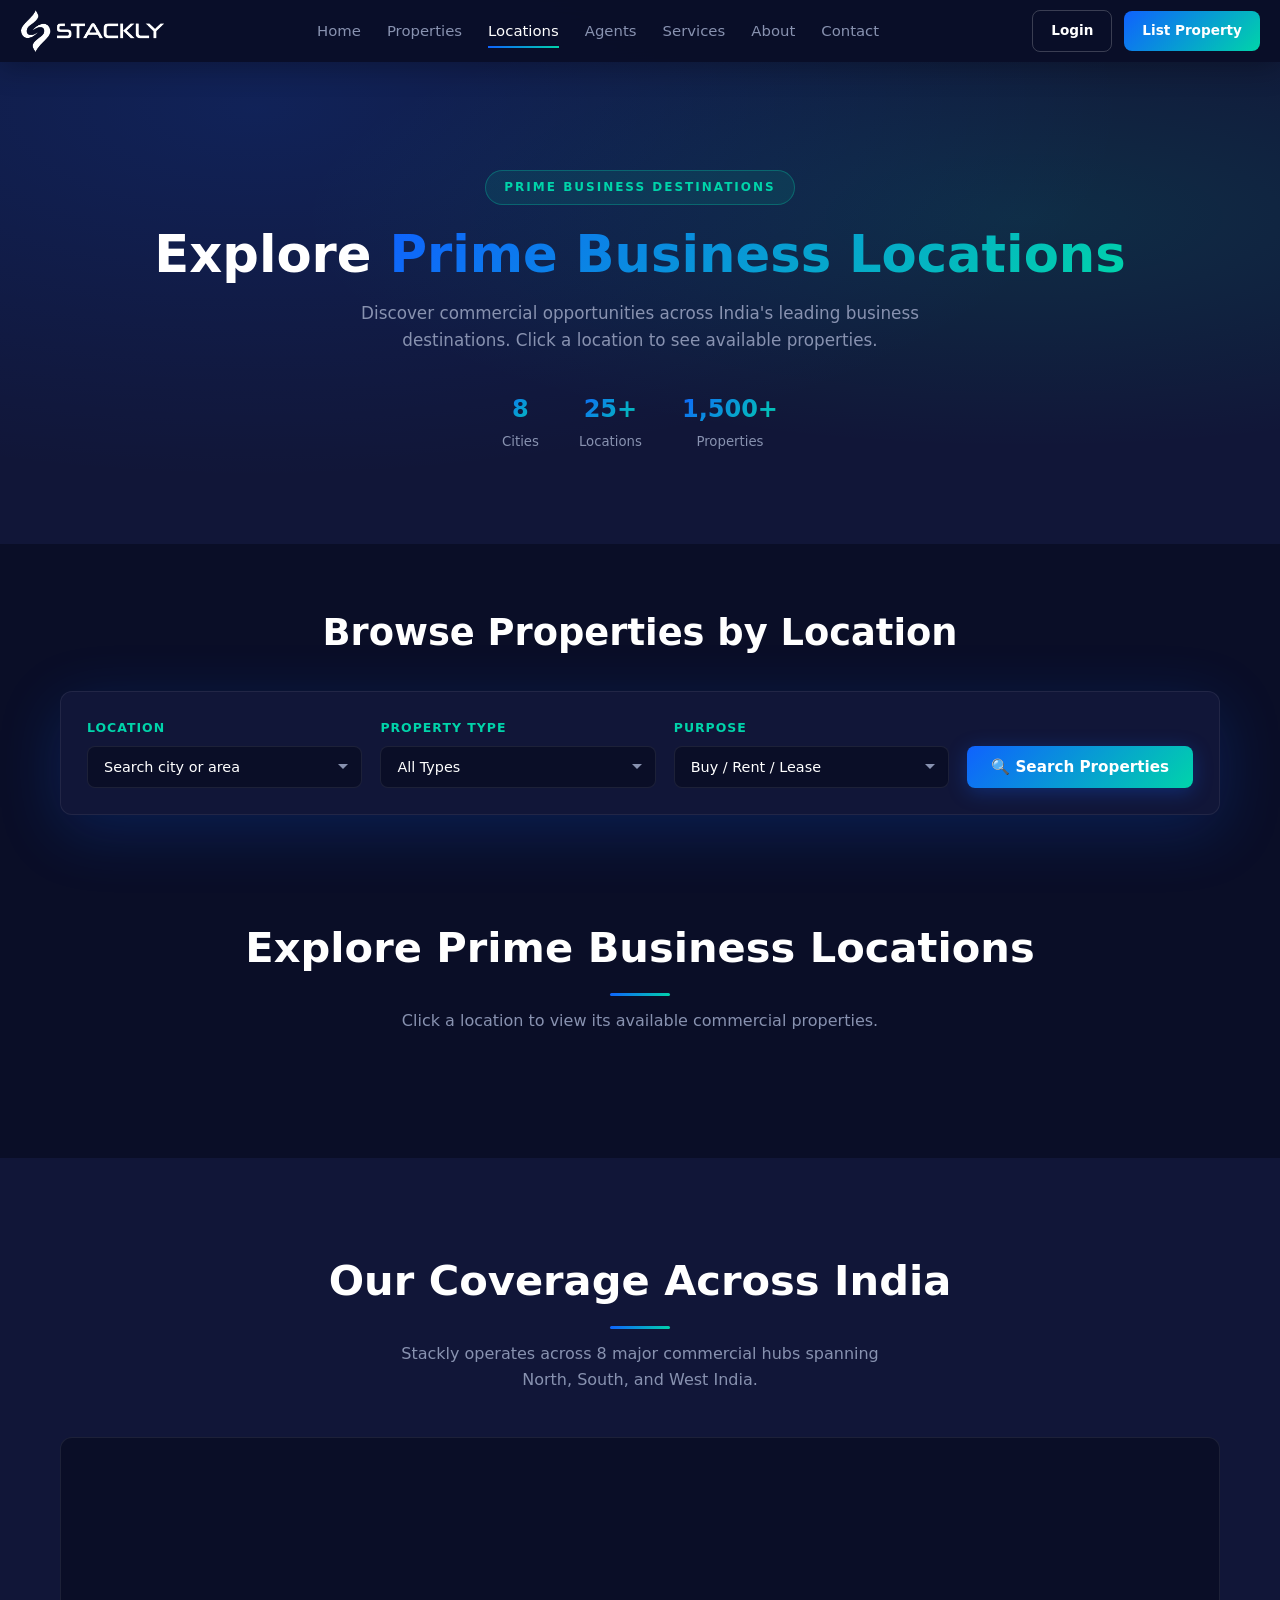
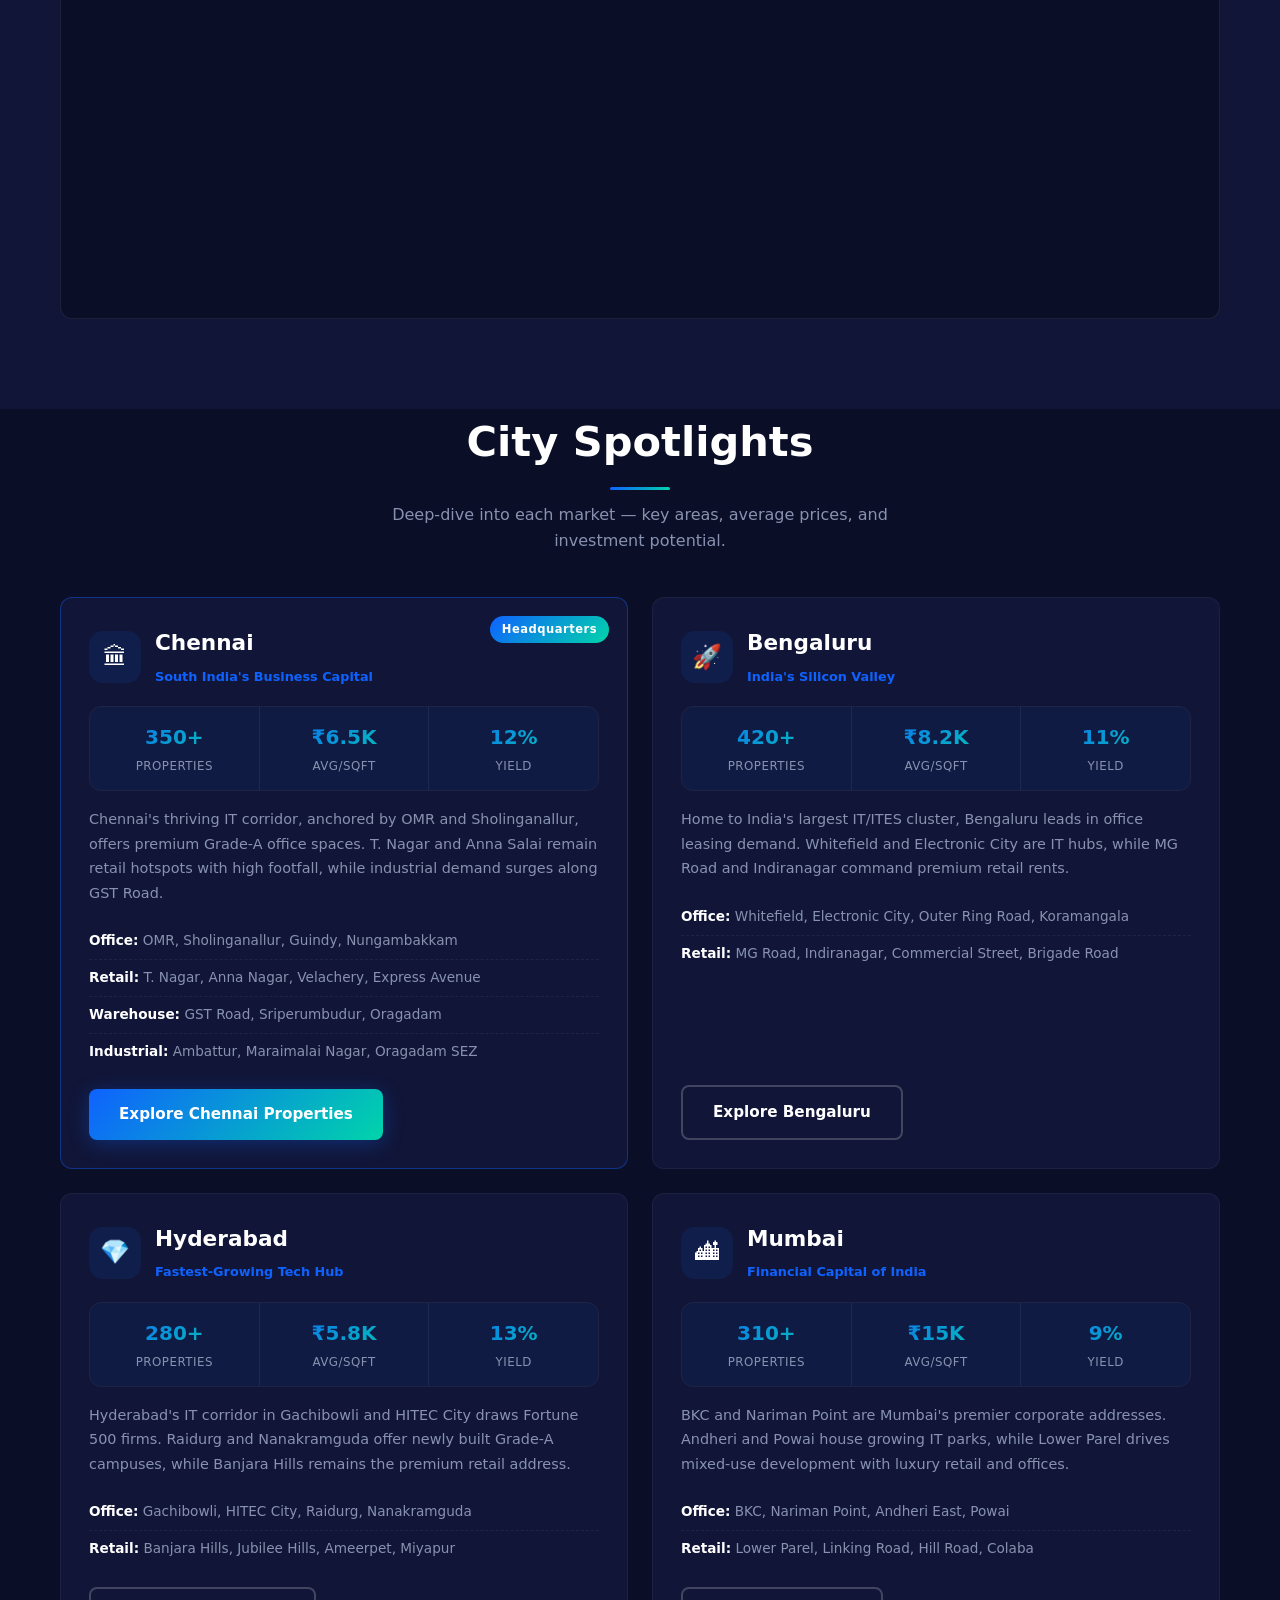
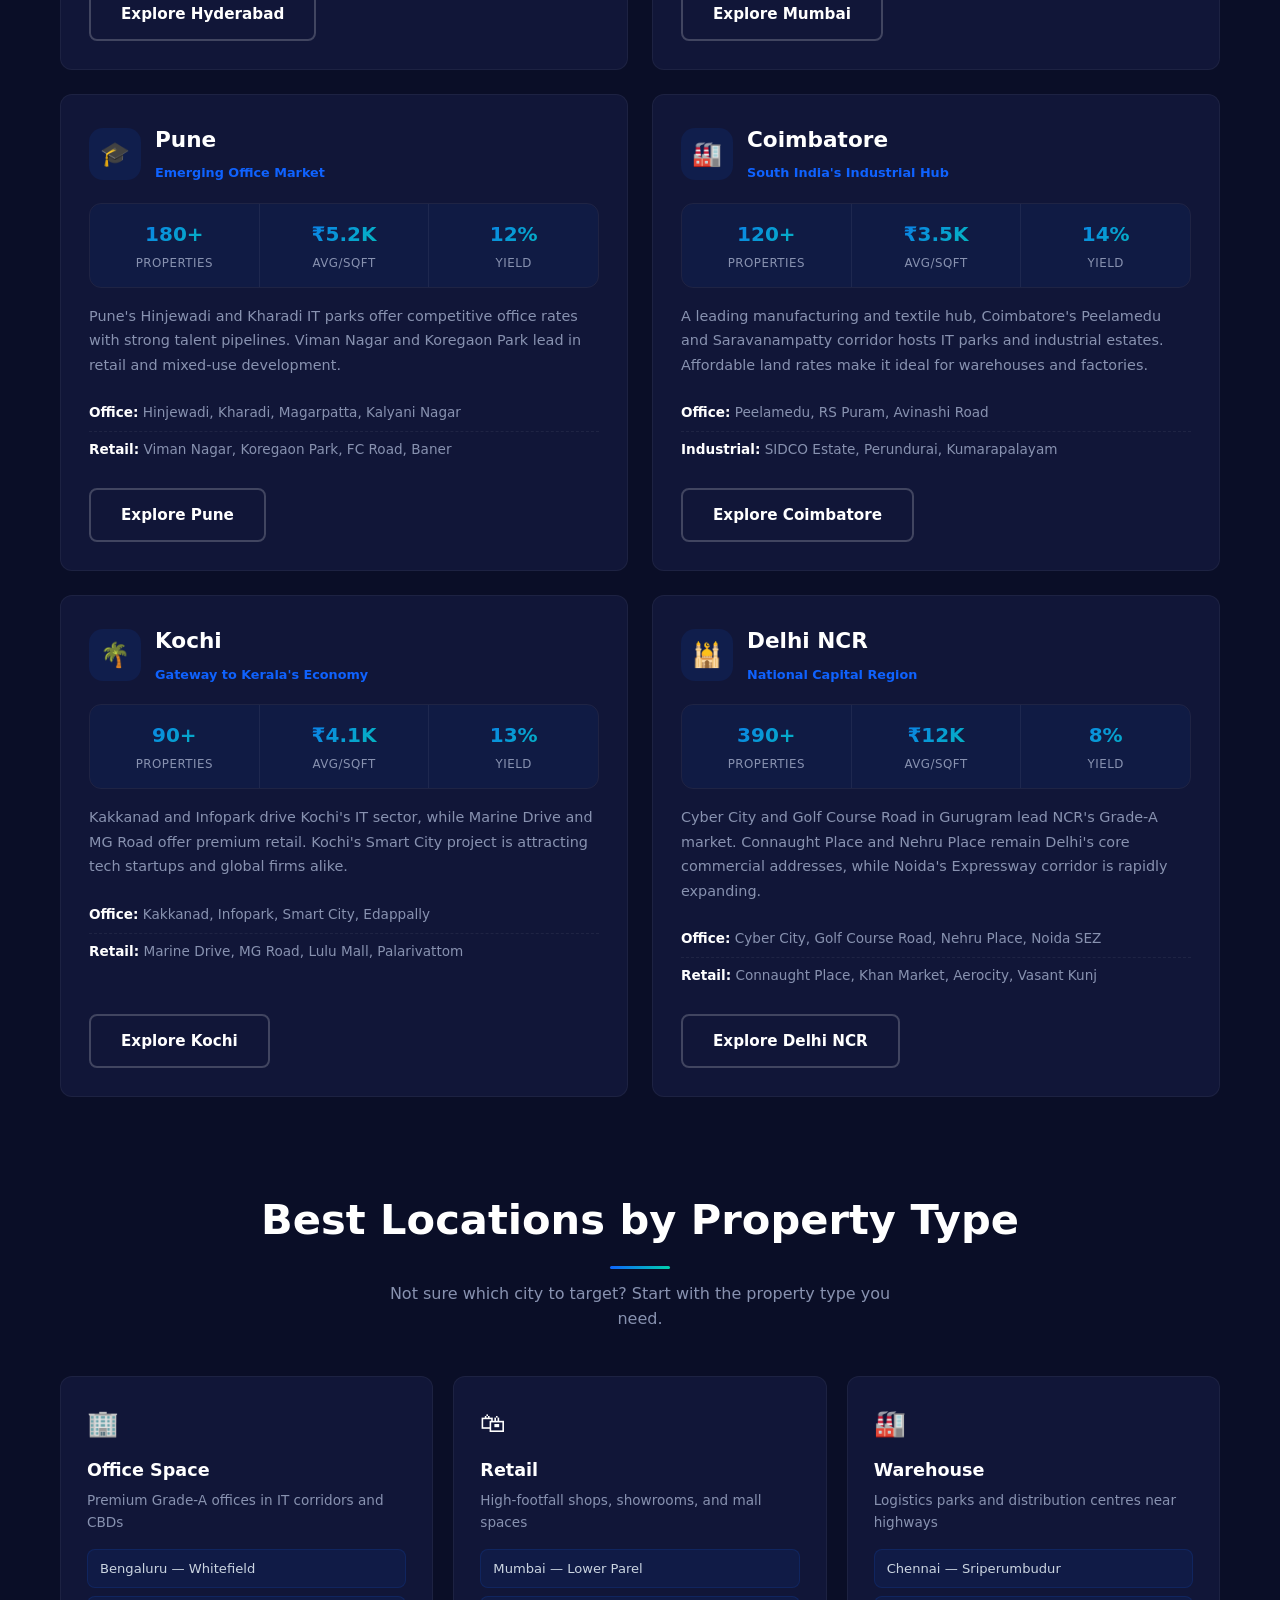
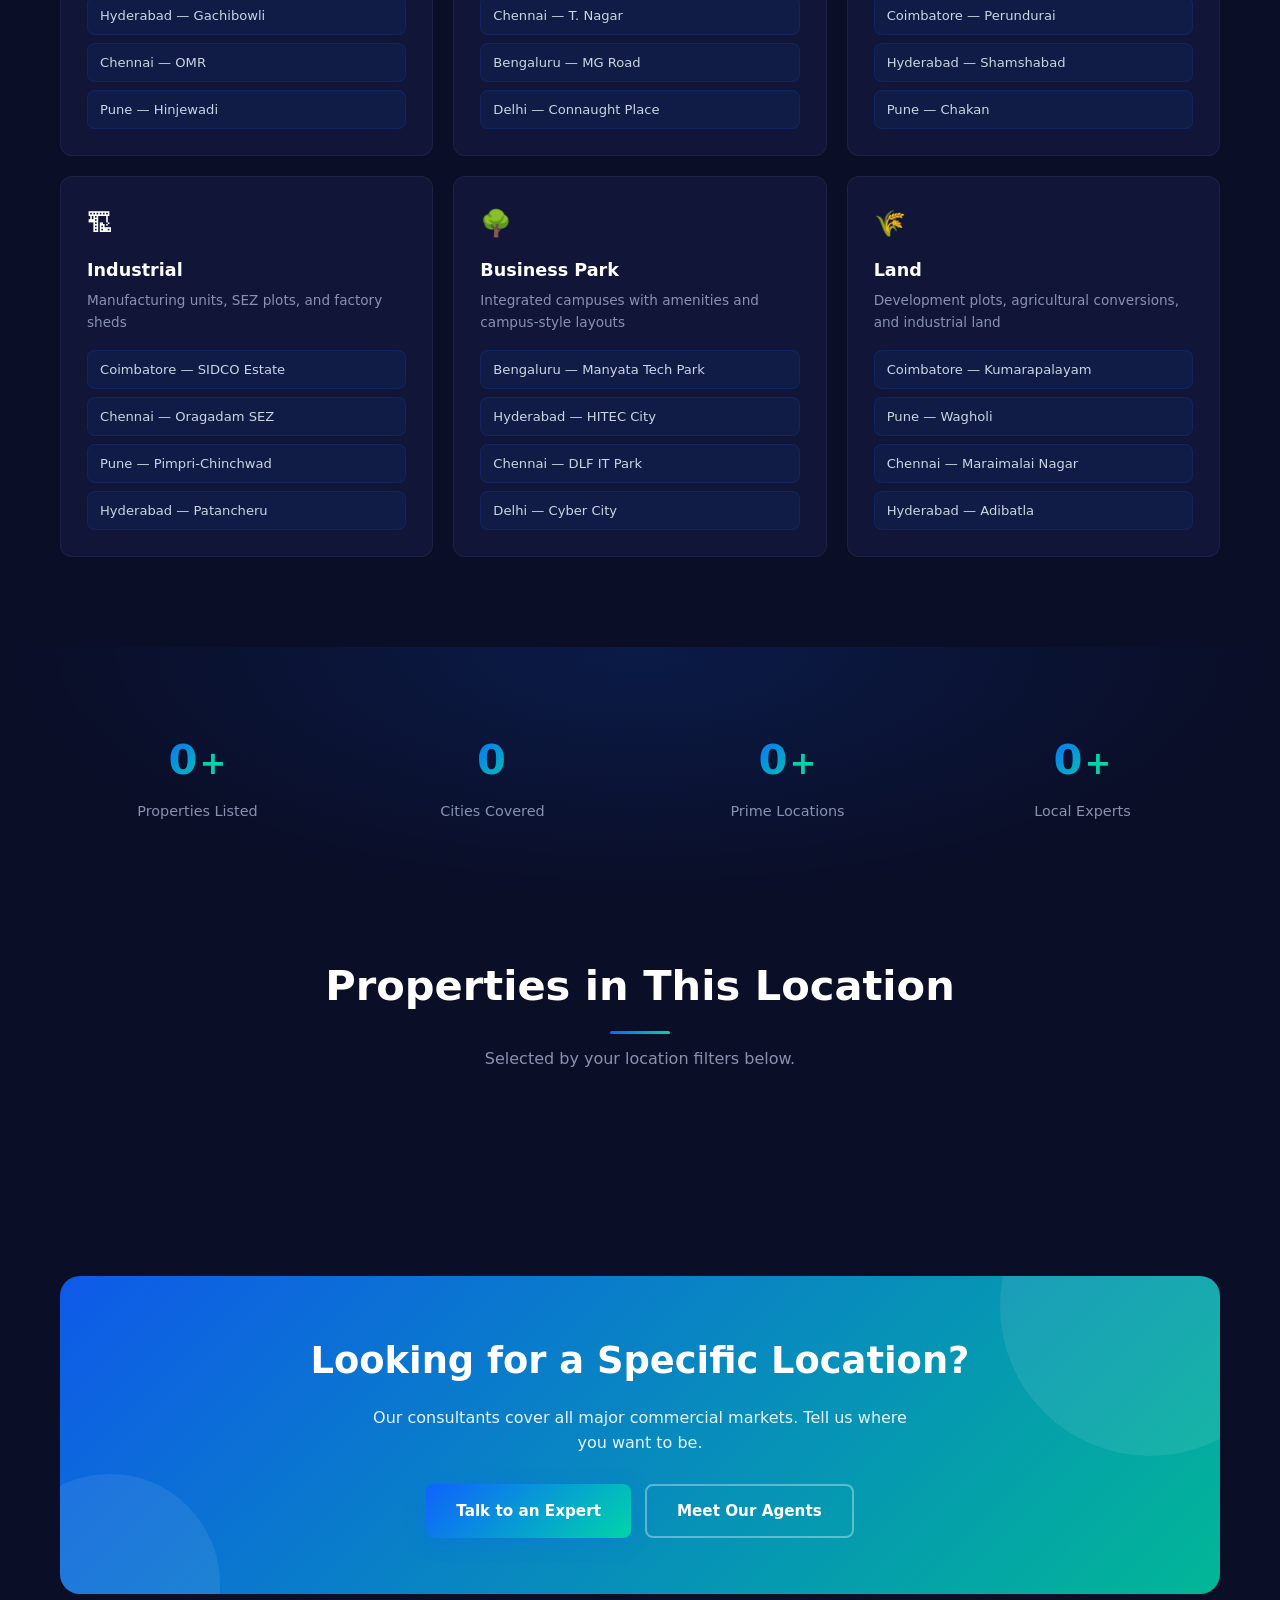
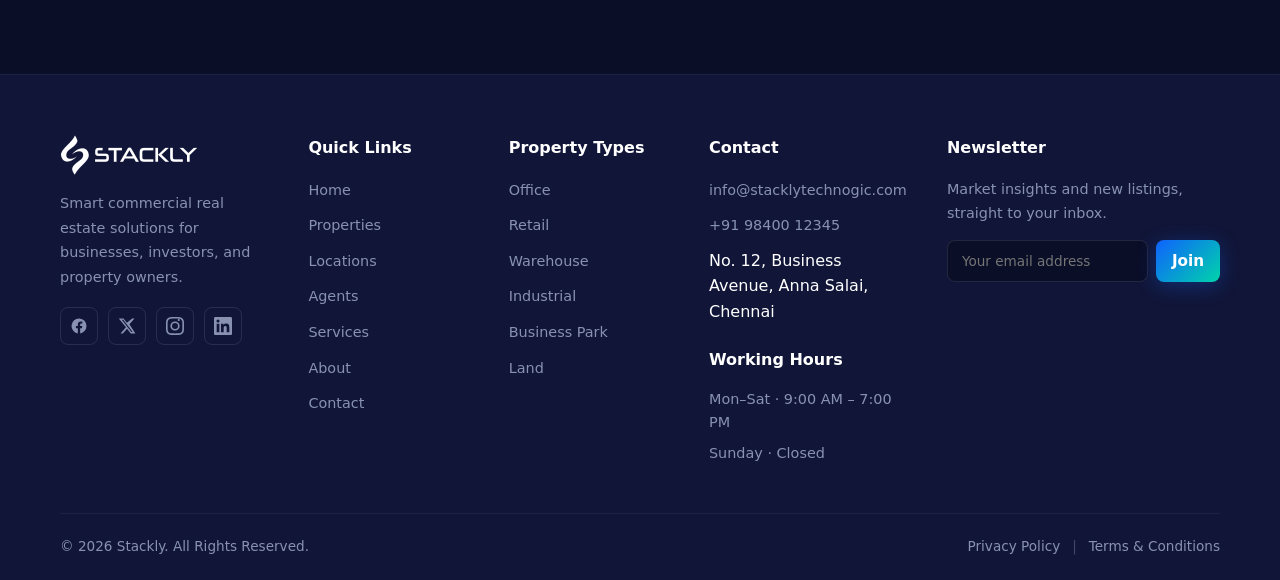
<file: locations.html>
<!DOCTYPE html>
<html lang="en">
<head>
  <meta charset="UTF-8">
  <meta name="viewport" content="width=device-width, initial-scale=1.0">
  <title>Locations | Stackly Technogic</title>
  <link rel="stylesheet" href="styles.css">
</head>
<body>

  <!-- ===== PAGE LOADER ===== -->
  <div class="page-loader" id="pageLoader">
    <div class="loader-logo">ST</div>
    <div class="loader-ring"></div>
    <span class="loader-tag">Stackly Technogic</span>
  </div>

  <!-- Navbar -->
  <nav class="navbar scrolled">
    <div class="nav-container">
      <a href="index.html" class="nav-logo">
        <img src="images/logo.webp" alt="Stackly Technogic" class="nav-logo-img">
      </a>
      <ul class="nav-links" id="navLinks">
        <li><a href="index.html">Home</a></li>
        <li><a href="listings.html">Properties</a></li>
        <li><a href="locations.html" class="active">Locations</a></li>
        <li><a href="agents.html">Agents</a></li>
        <li><a href="services.html">Services</a></li>
        <li><a href="about.html">About</a></li>
        <li><a href="contact.html">Contact</a></li>
        <li class="nav-auth-mobile"><a href="login.html" class="nav-auth-login">Login</a></li>
        <li class="nav-auth-mobile"><a href="register.html" class="nav-auth-register">Create Account</a></li>
      </ul>
      <div class="nav-actions">
        <a href="login.html" class="btn btn-ghost btn-nav">Login</a>
        <a href="contact.html" class="btn btn-primary btn-nav btn-list">List Property</a>
      </div>
      <div class="nav-toggle" id="navToggle"><span></span><span></span><span></span></div>
    </div>
  </nav>

  <!-- Page Hero -->
  <section class="page-hero">
    <div class="container">
      <span class="page-kicker">Prime Business Destinations</span>
      <h1>Explore <span class="gradient-text">Prime Business Locations</span></h1>
      <p>Discover commercial opportunities across India's leading business destinations. Click a location to see available properties.</p>
      <div class="page-metrics">
        <div class="pm-item"><strong>8</strong><span>Cities</span></div>
        <div class="pm-item"><strong>25+</strong><span>Locations</span></div>
        <div class="pm-item"><strong>1,500+</strong><span>Properties</span></div>
      </div>
    </div>
  </section>

  <!-- Property Search -->
  <section class="search-section">
    <div class="container">
      <div class="search-head">
        <h2>Browse Properties by Location</h2>
      </div>
      <div class="search-bar">
        <div class="filter-group">
          <label>Location</label>
          <select id="searchLocation">
            <option value="all">Search city or area</option>
            <option value="Chennai">Chennai</option>
            <option value="Bengaluru">Bengaluru</option>
            <option value="Hyderabad">Hyderabad</option>
            <option value="Mumbai">Mumbai</option>
            <option value="Pune">Pune</option>
            <option value="Delhi">Delhi</option>
            <option value="Coimbatore">Coimbatore</option>
            <option value="Kochi">Kochi</option>
          </select>
        </div>
        <div class="filter-group">
          <label>Property Type</label>
          <select id="searchType">
            <option value="all">All Types</option>
            <option value="office">Office</option>
            <option value="retail">Retail</option>
            <option value="warehouse">Warehouse</option>
            <option value="industrial">Industrial</option>
            <option value="business-park">Business Park</option>
            <option value="land">Land</option>
          </select>
        </div>
        <div class="filter-group">
          <label>Purpose</label>
          <select id="searchPurpose">
            <option value="all">Buy / Rent / Lease</option>
            <option value="sale">Buy</option>
            <option value="rent">Rent</option>
            <option value="lease">Lease</option>
          </select>
        </div>
        <button class="btn btn-primary btn-search" id="searchBtn">🔍 Search Properties</button>
      </div>
    </div>
  </section>

  <!-- Locations -->
  <section class="locations-section">
    <div class="container">
      <div class="section-header">
        <h2 class="section-title" data-text="Explore Prime Business Locations">Explore Prime Business Locations</h2>
        <p class="section-subtitle">Click a location to view its available commercial properties.</p>
      </div>
      <div class="locations-grid" id="locationsGrid"></div>
    </div>
  </section>

  <!-- Coverage Map -->
  <section class="map-section">
    <div class="container">
      <div class="section-header">
        <h2 class="section-title" data-text="Our Coverage">Our Coverage Across India</h2>
        <p class="section-subtitle">Stackly operates across 8 major commercial hubs spanning North, South, and West India.</p>
      </div>
      <div class="map-embed">
        <iframe src="https://www.google.com/maps/d/u/0/embed?mid=1&z=5&q=India&ll=20.5,78.9" title="Stackly Technogic Office Locations Across India" width="100%" height="480" style="border:0" allowfullscreen loading="lazy" referrerpolicy="no-referrer-when-downgrade"></iframe>
      </div>
    </div>
  </section>

  <!-- City Spotlights -->
  <section class="city-spotlights">
    <div class="container">
      <div class="section-header">
        <h2 class="section-title" data-text="City Spotlights">City Spotlights</h2>
        <p class="section-subtitle">Deep-dive into each market — key areas, average prices, and investment potential.</p>
      </div>

      <div class="spotlight-grid">
        <!-- Chennai -->
        <div class="spotlight-card spotlight-featured">
          <div class="spotlight-badge">Headquarters</div>
          <div class="spotlight-header">
            <span class="spotlight-icon">🏛</span>
            <div>
              <h3>Chennai</h3>
              <span class="spotlight-tag">South India's Business Capital</span>
            </div>
          </div>
          <div class="spotlight-stats">
            <div class="spot-stat"><span class="spot-val">350+</span><span class="spot-label">Properties</span></div>
            <div class="spot-stat"><span class="spot-val">₹6.5K</span><span class="spot-label">Avg/sqft</span></div>
            <div class="spot-stat"><span class="spot-val">12%</span><span class="spot-label">Yield</span></div>
          </div>
          <p class="spotlight-desc">Chennai's thriving IT corridor, anchored by OMR and Sholinganallur, offers premium Grade-A office spaces. T. Nagar and Anna Salai remain retail hotspots with high footfall, while industrial demand surges along GST Road.</p>
          <ul class="spotlight-areas">
            <li><strong>Office:</strong> OMR, Sholinganallur, Guindy, Nungambakkam</li>
            <li><strong>Retail:</strong> T. Nagar, Anna Nagar, Velachery, Express Avenue</li>
            <li><strong>Warehouse:</strong> GST Road, Sriperumbudur, Oragadam</li>
            <li><strong>Industrial:</strong> Ambattur, Maraimalai Nagar, Oragadam SEZ</li>
          </ul>
          <a href="listings.html" class="btn btn-primary">Explore Chennai Properties</a>
        </div>

        <!-- Bengaluru -->
        <div class="spotlight-card">
          <div class="spotlight-header">
            <span class="spotlight-icon">🚀</span>
            <div>
              <h3>Bengaluru</h3>
              <span class="spotlight-tag">India's Silicon Valley</span>
            </div>
          </div>
          <div class="spotlight-stats">
            <div class="spot-stat"><span class="spot-val">420+</span><span class="spot-label">Properties</span></div>
            <div class="spot-stat"><span class="spot-val">₹8.2K</span><span class="spot-label">Avg/sqft</span></div>
            <div class="spot-stat"><span class="spot-val">11%</span><span class="spot-label">Yield</span></div>
          </div>
          <p class="spotlight-desc">Home to India's largest IT/ITES cluster, Bengaluru leads in office leasing demand. Whitefield and Electronic City are IT hubs, while MG Road and Indiranagar command premium retail rents.</p>
          <ul class="spotlight-areas">
            <li><strong>Office:</strong> Whitefield, Electronic City, Outer Ring Road, Koramangala</li>
            <li><strong>Retail:</strong> MG Road, Indiranagar, Commercial Street, Brigade Road</li>
          </ul>
          <a href="listings.html" class="btn btn-outline">Explore Bengaluru</a>
        </div>

        <!-- Hyderabad -->
        <div class="spotlight-card">
          <div class="spotlight-header">
            <span class="spotlight-icon">💎</span>
            <div>
              <h3>Hyderabad</h3>
              <span class="spotlight-tag">Fastest-Growing Tech Hub</span>
            </div>
          </div>
          <div class="spotlight-stats">
            <div class="spot-stat"><span class="spot-val">280+</span><span class="spot-label">Properties</span></div>
            <div class="spot-stat"><span class="spot-val">₹5.8K</span><span class="spot-label">Avg/sqft</span></div>
            <div class="spot-stat"><span class="spot-val">13%</span><span class="spot-label">Yield</span></div>
          </div>
          <p class="spotlight-desc">Hyderabad's IT corridor in Gachibowli and HITEC City draws Fortune 500 firms. Raidurg and Nanakramguda offer newly built Grade-A campuses, while Banjara Hills remains the premium retail address.</p>
          <ul class="spotlight-areas">
            <li><strong>Office:</strong> Gachibowli, HITEC City, Raidurg, Nanakramguda</li>
            <li><strong>Retail:</strong> Banjara Hills, Jubilee Hills, Ameerpet, Miyapur</li>
          </ul>
          <a href="listings.html" class="btn btn-outline">Explore Hyderabad</a>
        </div>

        <!-- Mumbai -->
        <div class="spotlight-card">
          <div class="spotlight-header">
            <span class="spotlight-icon">🏙</span>
            <div>
              <h3>Mumbai</h3>
              <span class="spotlight-tag">Financial Capital of India</span>
            </div>
          </div>
          <div class="spotlight-stats">
            <div class="spot-stat"><span class="spot-val">310+</span><span class="spot-label">Properties</span></div>
            <div class="spot-stat"><span class="spot-val">₹15K</span><span class="spot-label">Avg/sqft</span></div>
            <div class="spot-stat"><span class="spot-val">9%</span><span class="spot-label">Yield</span></div>
          </div>
          <p class="spotlight-desc">BKC and Nariman Point are Mumbai's premier corporate addresses. Andheri and Powai house growing IT parks, while Lower Parel drives mixed-use development with luxury retail and offices.</p>
          <ul class="spotlight-areas">
            <li><strong>Office:</strong> BKC, Nariman Point, Andheri East, Powai</li>
            <li><strong>Retail:</strong> Lower Parel, Linking Road, Hill Road, Colaba</li>
          </ul>
          <a href="listings.html" class="btn btn-outline">Explore Mumbai</a>
        </div>

        <!-- Pune -->
        <div class="spotlight-card">
          <div class="spotlight-header">
            <span class="spotlight-icon">🎓</span>
            <div>
              <h3>Pune</h3>
              <span class="spotlight-tag">Emerging Office Market</span>
            </div>
          </div>
          <div class="spotlight-stats">
            <div class="spot-stat"><span class="spot-val">180+</span><span class="spot-label">Properties</span></div>
            <div class="spot-stat"><span class="spot-val">₹5.2K</span><span class="spot-label">Avg/sqft</span></div>
            <div class="spot-stat"><span class="spot-val">12%</span><span class="spot-label">Yield</span></div>
          </div>
          <p class="spotlight-desc">Pune's Hinjewadi and Kharadi IT parks offer competitive office rates with strong talent pipelines. Viman Nagar and Koregaon Park lead in retail and mixed-use development.</p>
          <ul class="spotlight-areas">
            <li><strong>Office:</strong> Hinjewadi, Kharadi, Magarpatta, Kalyani Nagar</li>
            <li><strong>Retail:</strong> Viman Nagar, Koregaon Park, FC Road, Baner</li>
          </ul>
          <a href="listings.html" class="btn btn-outline">Explore Pune</a>
        </div>

        <!-- Coimbatore -->
        <div class="spotlight-card">
          <div class="spotlight-header">
            <span class="spotlight-icon">🏭</span>
            <div>
              <h3>Coimbatore</h3>
              <span class="spotlight-tag">South India's Industrial Hub</span>
            </div>
          </div>
          <div class="spotlight-stats">
            <div class="spot-stat"><span class="spot-val">120+</span><span class="spot-label">Properties</span></div>
            <div class="spot-stat"><span class="spot-val">₹3.5K</span><span class="spot-label">Avg/sqft</span></div>
            <div class="spot-stat"><span class="spot-val">14%</span><span class="spot-label">Yield</span></div>
          </div>
          <p class="spotlight-desc">A leading manufacturing and textile hub, Coimbatore's Peelamedu and Saravanampatty corridor hosts IT parks and industrial estates. Affordable land rates make it ideal for warehouses and factories.</p>
          <ul class="spotlight-areas">
            <li><strong>Office:</strong> Peelamedu, RS Puram, Avinashi Road</li>
            <li><strong>Industrial:</strong> SIDCO Estate, Perundurai, Kumarapalayam</li>
          </ul>
          <a href="listings.html" class="btn btn-outline">Explore Coimbatore</a>
        </div>

        <!-- Kochi -->
        <div class="spotlight-card">
          <div class="spotlight-header">
            <span class="spotlight-icon">🌴</span>
            <div>
              <h3>Kochi</h3>
              <span class="spotlight-tag">Gateway to Kerala's Economy</span>
            </div>
          </div>
          <div class="spotlight-stats">
            <div class="spot-stat"><span class="spot-val">90+</span><span class="spot-label">Properties</span></div>
            <div class="spot-stat"><span class="spot-val">₹4.1K</span><span class="spot-label">Avg/sqft</span></div>
            <div class="spot-stat"><span class="spot-val">13%</span><span class="spot-label">Yield</span></div>
          </div>
          <p class="spotlight-desc">Kakkanad and Infopark drive Kochi's IT sector, while Marine Drive and MG Road offer premium retail. Kochi's Smart City project is attracting tech startups and global firms alike.</p>
          <ul class="spotlight-areas">
            <li><strong>Office:</strong> Kakkanad, Infopark, Smart City, Edappally</li>
            <li><strong>Retail:</strong> Marine Drive, MG Road, Lulu Mall, Palarivattom</li>
          </ul>
          <a href="listings.html" class="btn btn-outline">Explore Kochi</a>
        </div>

        <!-- Delhi -->
        <div class="spotlight-card">
          <div class="spotlight-header">
            <span class="spotlight-icon">🕌</span>
            <div>
              <h3>Delhi NCR</h3>
              <span class="spotlight-tag">National Capital Region</span>
            </div>
          </div>
          <div class="spotlight-stats">
            <div class="spot-stat"><span class="spot-val">390+</span><span class="spot-label">Properties</span></div>
            <div class="spot-stat"><span class="spot-val">₹12K</span><span class="spot-label">Avg/sqft</span></div>
            <div class="spot-stat"><span class="spot-val">8%</span><span class="spot-label">Yield</span></div>
          </div>
          <p class="spotlight-desc">Cyber City and Golf Course Road in Gurugram lead NCR's Grade-A market. Connaught Place and Nehru Place remain Delhi's core commercial addresses, while Noida's Expressway corridor is rapidly expanding.</p>
          <ul class="spotlight-areas">
            <li><strong>Office:</strong> Cyber City, Golf Course Road, Nehru Place, Noida SEZ</li>
            <li><strong>Retail:</strong> Connaught Place, Khan Market, Aerocity, Vasant Kunj</li>
          </ul>
          <a href="listings.html" class="btn btn-outline">Explore Delhi NCR</a>
        </div>
      </div>
    </div>
  </section>

  <!-- Best Locations by Property Type -->
  <section class="loc-by-type">
    <div class="container">
      <div class="section-header">
        <h2 class="section-title" data-text="Best Locations by Property Type">Best Locations by Property Type</h2>
        <p class="section-subtitle">Not sure which city to target? Start with the property type you need.</p>
      </div>
      <div class="loc-type-grid">
        <div class="loc-type-card">
          <span class="loc-type-icon">🏢</span>
          <h4>Office Space</h4>
          <p>Premium Grade-A offices in IT corridors and CBDs</p>
          <div class="loc-type-picks">
            <span>Bengaluru — Whitefield</span>
            <span>Hyderabad — Gachibowli</span>
            <span>Chennai — OMR</span>
            <span>Pune — Hinjewadi</span>
          </div>
        </div>
        <div class="loc-type-card">
          <span class="loc-type-icon">🛍</span>
          <h4>Retail</h4>
          <p>High-footfall shops, showrooms, and mall spaces</p>
          <div class="loc-type-picks">
            <span>Mumbai — Lower Parel</span>
            <span>Chennai — T. Nagar</span>
            <span>Bengaluru — MG Road</span>
            <span>Delhi — Connaught Place</span>
          </div>
        </div>
        <div class="loc-type-card">
          <span class="loc-type-icon">🏭</span>
          <h4>Warehouse</h4>
          <p>Logistics parks and distribution centres near highways</p>
          <div class="loc-type-picks">
            <span>Chennai — Sriperumbudur</span>
            <span>Coimbatore — Perundurai</span>
            <span>Hyderabad — Shamshabad</span>
            <span>Pune — Chakan</span>
          </div>
        </div>
        <div class="loc-type-card">
          <span class="loc-type-icon">🏗</span>
          <h4>Industrial</h4>
          <p>Manufacturing units, SEZ plots, and factory sheds</p>
          <div class="loc-type-picks">
            <span>Coimbatore — SIDCO Estate</span>
            <span>Chennai — Oragadam SEZ</span>
            <span>Pune — Pimpri-Chinchwad</span>
            <span>Hyderabad — Patancheru</span>
          </div>
        </div>
        <div class="loc-type-card">
          <span class="loc-type-icon">🌳</span>
          <h4>Business Park</h4>
          <p>Integrated campuses with amenities and campus-style layouts</p>
          <div class="loc-type-picks">
            <span>Bengaluru — Manyata Tech Park</span>
            <span>Hyderabad — HITEC City</span>
            <span>Chennai — DLF IT Park</span>
            <span>Delhi — Cyber City</span>
          </div>
        </div>
        <div class="loc-type-card">
          <span class="loc-type-icon">🌾</span>
          <h4>Land</h4>
          <p>Development plots, agricultural conversions, and industrial land</p>
          <div class="loc-type-picks">
            <span>Coimbatore — Kumarapalayam</span>
            <span>Pune — Wagholi</span>
            <span>Chennai — Maraimalai Nagar</span>
            <span>Hyderabad — Adibatla</span>
          </div>
        </div>
      </div>
    </div>
  </section>

  <!-- Location Stats -->
  <section class="stats-section">
    <div class="container">
      <div class="stats-grid">
        <div class="stat-box"><span class="stat-number" data-target="1500">0</span><span class="stat-plus">+</span><span class="stat-label">Properties Listed</span></div>
        <div class="stat-box"><span class="stat-number" data-target="8">0</span><span class="stat-plus"></span><span class="stat-label">Cities Covered</span></div>
        <div class="stat-box"><span class="stat-number" data-target="25">0</span><span class="stat-plus">+</span><span class="stat-label">Prime Locations</span></div>
        <div class="stat-box"><span class="stat-number" data-target="120">0</span><span class="stat-plus">+</span><span class="stat-label">Local Experts</span></div>
      </div>
    </div>
  </section>

  <!-- Properties by Location -->
  <section class="listings-section" id="listings">
    <div class="container">
      <div class="section-header">
        <h2 class="section-title" data-text="Properties in This Location">Properties in This Location</h2>
        <p class="section-subtitle">Selected by your location filters below.</p>
      </div>
      <div class="listings-grid" id="listingsGrid"></div>
      <div class="no-results" id="noResults" style="display:none;">
        <p>No properties match your search criteria. Try adjusting your filters.</p>
      </div>
    </div>
  </section>

  <!-- CTA -->
  <section class="cta-section">
    <div class="container">
      <div class="cta-card">
        <h2>Looking for a Specific Location?</h2>
        <p>Our consultants cover all major commercial markets. Tell us where you want to be.</p>
        <div class="cta-btns">
          <a href="contact.html" class="btn btn-primary">Talk to an Expert</a>
          <a href="agents.html" class="btn btn-outline-light">Meet Our Agents</a>
        </div>
      </div>
    </div>
  </section>

  <!-- Footer -->
  <footer class="footer">
    <div class="container">
      <div class="footer-grid more">
        <div class="footer-brand">
          <div class="footer-logo"><a href="index.html"><img src="images/logo.webp" alt="Stackly Technogic" class="footer-logo-img"></a></div>
          <p>Smart commercial real estate solutions for businesses, investors, and property owners.</p>
          <div class="footer-social">
            <a href="404.html" aria-label="Facebook"><svg viewBox="0 0 24 24"><path d="M22 12a10 10 0 1 0-11.56 9.88v-6.99H7.9V12h2.54V9.8c0-2.5 1.49-3.89 3.77-3.89 1.09 0 2.24.2 2.24.2v2.46h-1.26c-1.24 0-1.63.77-1.63 1.56V12h2.78l-.45 2.89h-2.33v6.99A10 10 0 0 0 22 12Z"/></svg></a>
            <a href="404.html" aria-label="X (Twitter)"><svg viewBox="0 0 24 24"><path d="M18.9 2H22l-6.77 7.74L23.2 22h-6.23l-4.88-6.38L6.5 22H3.35l7.24-8.28L1 2h6.39l4.41 5.83L18.9 2Zm-1.08 18.13h1.72L6.9 3.78H5.06l12.76 16.35Z"/></svg></a>
            <a href="404.html" aria-label="Instagram"><svg viewBox="0 0 24 24"><path d="M12 2.16c3.2 0 3.58.01 4.85.07 1.17.05 1.8.25 2.23.41.56.22.96.48 1.38.9.42.42.68.82.9 1.38.16.42.36 1.06.41 2.23.06 1.27.07 1.65.07 4.85s-.01 3.58-.07 4.85c-.05 1.17-.25 1.8-.41 2.23-.22.56-.48.96-.9 1.38-.42.42-.82.68-1.38.9-.42.16-1.06.36-2.23.41-1.27.06-1.65.07-4.85.07s-3.58-.01-4.85-.07c-1.17-.05-1.8-.25-2.23-.41a3.72 3.72 0 0 1-1.38-.9 3.72 3.72 0 0 1-.9-1.38c-.16-.42-.36-1.06-.41-2.23-.06-1.27-.07-1.65-.07-4.85s.01-3.58.07-4.85c.05-1.17.25-1.8.41-2.23.22-.56.48-.96.9-1.38.42-.42.82-.68 1.38-.9.42-.16 1.06-.36 2.23-.41 1.27-.06 1.65-.07 4.85-.07ZM12 0C8.74 0 8.33.01 7.05.07 5.78.13 4.9.33 4.14.63a5.88 5.88 0 0 0-2.13 1.38A5.88 5.88 0 0 0 .63 4.14C.33 4.9.13 5.78.07 7.05.01 8.33 0 8.74 0 12s.01 3.67.07 4.95c.06 1.27.26 2.15.56 2.91.31.8.72 1.47 1.38 2.13a5.88 5.88 0 0 0 2.13 1.38c.76.3 1.64.5 2.91.56 1.28.06 1.69.07 4.95.07s3.67-.01 4.95-.07c1.27-.06 2.15-.26 2.91-.56a5.88 5.88 0 0 0 2.13-1.38 5.88 5.88 0 0 0 1.38-2.13c.3-.76.5-1.64.56-2.91.06-1.28.07-1.69.07-4.95s-.01-3.67-.07-4.95c-.06-1.27-.26-2.15-.56-2.91a5.88 5.88 0 0 0-1.38-2.13A5.88 5.88 0 0 0 19.86.63c-.76-.3-1.64-.5-2.91-.56C15.67.01 15.26 0 12 0Zm0 5.84A6.16 6.16 0 1 0 18.16 12 6.16 6.16 0 0 0 12 5.84Zm0 10.16A4 4 0 1 1 16 12a4 4 0 0 1-4 4Zm6.41-11.85a1.44 1.44 0 1 1-1.44-1.44 1.44 1.44 0 0 1 1.44 1.44Z"/></svg></a>
            <a href="404.html" aria-label="LinkedIn"><svg viewBox="0 0 24 24"><path d="M20.45 20.45h-3.55v-5.57c0-1.33-.03-3.04-1.85-3.04-1.85 0-2.14 1.45-2.14 2.94v5.67h-3.56V9h3.42v1.56h.05a3.75 3.75 0 0 1 3.37-1.85c3.6 0 4.27 2.37 4.27 5.46v6.28ZM5.34 7.43a2.06 2.06 0 1 1 0-4.12 2.06 2.06 0 0 1 0 4.12ZM7.12 20.45H3.55V9h3.57v11.45ZM22.22 0H1.77C.79 0 0 .77 0 1.73v20.54C0 23.23.79 24 1.77 24h20.45c.98 0 1.78-.77 1.78-1.73V1.73C24 .77 23.2 0 22.22 0Z"/></svg></a>
          </div>
        </div>
        <div class="footer-links">
          <h4>Quick Links</h4>
          <ul>
            <li><a href="index.html">Home</a></li>
            <li><a href="listings.html">Properties</a></li>
            <li><a href="locations.html">Locations</a></li>
            <li><a href="agents.html">Agents</a></li>
            <li><a href="services.html">Services</a></li>
            <li><a href="about.html">About</a></li>
            <li><a href="contact.html">Contact</a></li>
          </ul>
        </div>
        <div class="footer-links">
          <h4>Property Types</h4>
          <ul>
            <li><a href="listings.html">Office</a></li>
            <li><a href="listings.html">Retail</a></li>
            <li><a href="listings.html">Warehouse</a></li>
            <li><a href="listings.html">Industrial</a></li>
            <li><a href="listings.html">Business Park</a></li>
            <li><a href="listings.html">Land</a></li>
          </ul>
        </div>
        <div class="footer-contact">
          <h4>Contact</h4>
          <ul>
            <li><a href="mailto:info@stacklytechnogic.com">info@stacklytechnogic.com</a></li>
            <li><a href="tel:+919840012345">+91 98400 12345</a></li>
            <li>No. 12, Business Avenue, Anna Salai, Chennai</li>
          </ul>
          <h4 style="margin-top:22px;">Working Hours</h4>
          <ul class="footer-hours">
            <li>Mon–Sat · 9:00 AM – 7:00 PM</li>
            <li>Sunday · Closed</li>
          </ul>
        </div>
        <div class="footer-links footer-news">
          <h4>Newsletter</h4>
          <p>Market insights and new listings, straight to your inbox.</p>
          <div class="footer-news-form">
            <input type="email" id="footerNLInput" placeholder="Your email address">
            <button class="btn btn-primary" onclick="subscribeFooter(); return false;">Join</button>
          </div>
        </div>
      </div>
      <div class="footer-bottom">
        <p>© 2026 Stackly. All Rights Reserved.</p>
        <div class="footer-legal">
          <a href="404.html">Privacy Policy</a><span>|</span><a href="404.html">Terms &amp; Conditions</a>
        </div>
      </div>
    </div>
  </footer>

  <!-- Property Modal -->
  <div class="modal-overlay" id="modalOverlay">
    <div class="modal" id="propertyModal">
      <button class="modal-close" id="modalClose">&times;</button>
      <div class="modal-image" id="modalImage"></div>
      <div class="modal-body">
        <span class="modal-tag" id="modalTag"></span>
        <h3 id="modalTitle"></h3>
        <p class="modal-location" id="modalLocation"></p>
        <div class="modal-details" id="modalDetails"></div>
        <p class="modal-description" id="modalDescription"></p>
        <div class="modal-features" id="modalFeatures"></div>
        <div class="modal-price" id="modalPrice"></div>
        <button class="btn btn-primary btn-full" id="modalInquiry">Contact Agent</button>
      </div>
    </div>
  </div>

  <script src="script.js"></script>
</body>
</html>
</file>
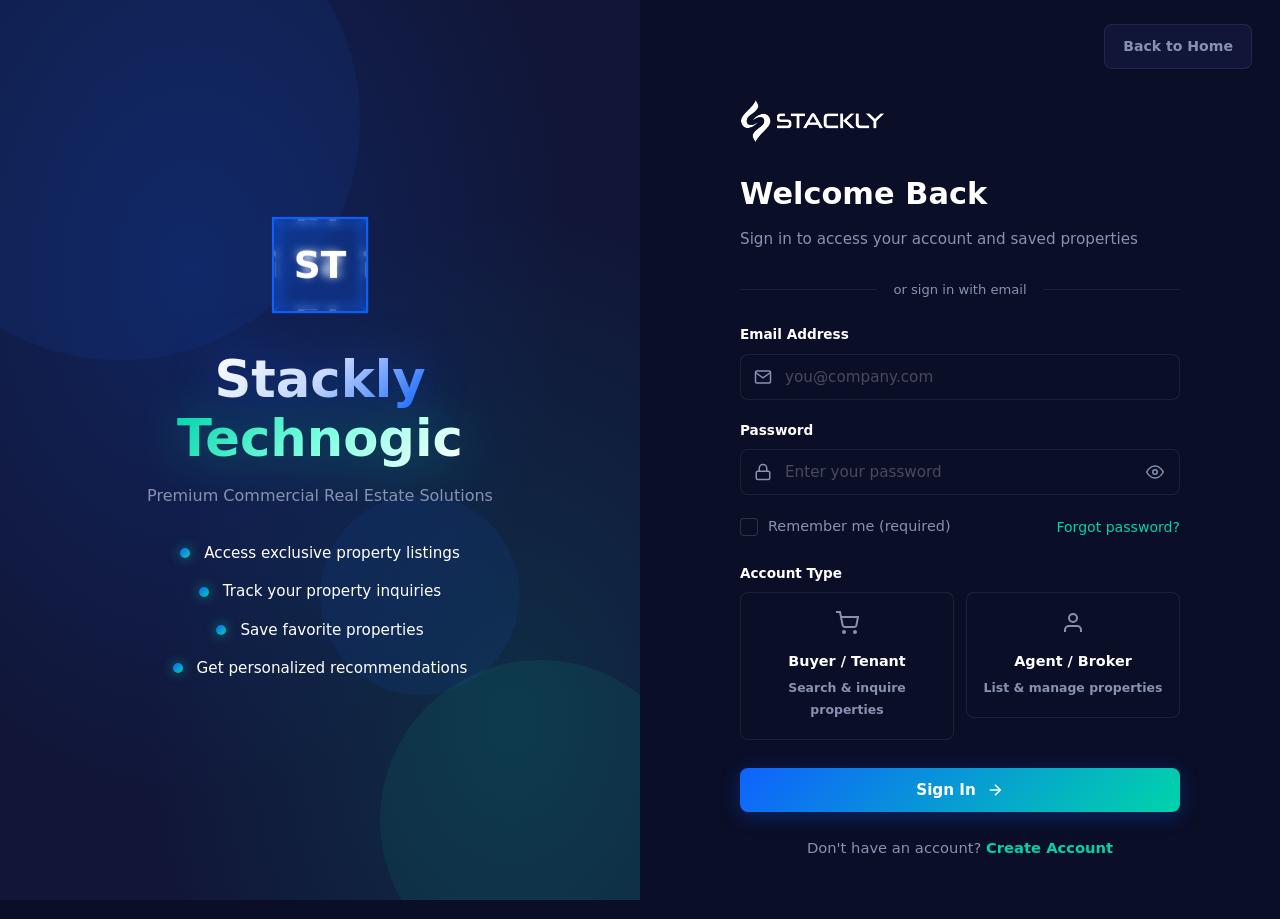
<file: login.html>
﻿<!DOCTYPE html>
<html lang="en">
<head>
  <meta charset="UTF-8">
  <meta name="viewport" content="width=device-width, initial-scale=1.0">
  <title>Login | Stackly Technogic</title>
  <link rel="stylesheet" href="styles.css">
</head>
<body class="auth-body">

  <!-- ===== PAGE LOADER ===== -->
  <div class="page-loader" id="pageLoader">
    <div class="loader-logo">ST</div>
    <div class="loader-ring"></div>
    <span class="loader-tag">Stackly Technogic</span>
  </div>
  <script>setTimeout(function(){var l=document.getElementById('pageLoader');if(l)l.classList.add('hide');},600);</script>

  <!-- Auth Container -->
  <div class="auth-container">
    <!-- Left: 3D Branding -->
    <div class="auth-visual">
      <div class="auth-bg-shapes">
        <div class="auth-shape auth-shape-1"></div>
        <div class="auth-shape auth-shape-2"></div>
        <div class="auth-shape auth-shape-3"></div>
      </div>
      <div class="auth-brand-content">
        <div class="auth-3d-logo">
          <div class="auth-3d-cube" id="authCube">
            <div class="cube-face cube-front">ST</div>
            <div class="cube-face cube-back">ST</div>
            <div class="cube-face cube-left">ST</div>
            <div class="cube-face cube-right">ST</div>
            <div class="cube-face cube-top">ST</div>
            <div class="cube-face cube-bottom">ST</div>
          </div>
        </div>
        <h1 class="auth-3d-title">
          <span class="auth-word-stackly">Stackly</span>
          <span class="auth-word-technogic">Technogic</span>
        </h1>
        <p class="auth-tagline">Premium Commercial Real Estate Solutions</p>
        <div class="auth-features-list">
          <div class="auth-feature-item">
            <span class="auth-feature-dot"></span>
            <span>Access exclusive property listings</span>
          </div>
          <div class="auth-feature-item">
            <span class="auth-feature-dot"></span>
            <span>Track your property inquiries</span>
          </div>
          <div class="auth-feature-item">
            <span class="auth-feature-dot"></span>
            <span>Save favorite properties</span>
          </div>
          <div class="auth-feature-item">
            <span class="auth-feature-dot"></span>
            <span>Get personalized recommendations</span>
          </div>
        </div>
      </div>
    </div>

    <!-- Right: Login Form -->
    <div class="auth-form-wrapper">
      <a href="index.html" class="auth-back-home" aria-label="Back to Home"> Back to Home</a>
      <div class="auth-form-container">
        <a href="index.html" class="auth-logo" aria-label="Stackly Technogic Home">
          <img src="images/logo.webp" alt="Stackly Technogic" class="auth-logo-img">
          
        </a>
        <div class="auth-form-header">
          <h2>Welcome Back</h2>
          <p>Sign in to access your account and saved properties</p>
        </div>

        <div class="auth-divider">
          <span>or sign in with email</span>
        </div>

        <form class="auth-form" id="loginForm">
          <div class="form-group">
            <label for="loginEmail">Email Address</label>
            <div class="input-wrapper">
              <svg class="input-icon" viewBox="0 0 24 24" fill="none" stroke="currentColor" stroke-width="2"><path d="M4 4h16c1.1 0 2 .9 2 2v12c0 1.1-.9 2-2 2H4c-1.1 0-2-.9-2-2V6c0-1.1.9-2 2-2z"/><polyline points="22,6 12,13 2,6"/></svg>
              <input type="email" id="loginEmail" placeholder="you@company.com" pattern="[A-Za-z][A-Za-z0-9._%+-]*@[A-Za-z]" title="Enter a valid email like sun@gmail.com or sun123@yahoo.com" required>
            </div>
          </div>

          <div class="form-group">
            <label for="loginPassword">Password</label>
            <div class="input-wrapper">
              <svg class="input-icon" viewBox="0 0 24 24" fill="none" stroke="currentColor" stroke-width="2"><rect x="3" y="11" width="18" height="11" rx="2" ry="2"/><path d="M7 11V7a5 5 0 0 1 10 0v4"/></svg>
              <input type="password" id="loginPassword" placeholder="Enter your password" pattern="(?=.*[a-z])(?=.*[A-Z])(?=.*\d)(?=.*[!@#$%^&*()_+\-=\[\]{};':&quot;,.<>?/`~\\|])[^\s]{8,}" title="Password must be at least 8 characters and include uppercase, lowercase, a number, and a special character" required>
              <button type="button" class="toggle-password" onclick="togglePassword('loginPassword', this)">
                <svg viewBox="0 0 24 24" fill="none" stroke="currentColor" stroke-width="2" class="eye-open"><path d="M1 12s4-8 11-8 11 8 11 8-4 8-11 8-11-8-11-8z"/><circle cx="12" cy="12" r="3"/></svg>
                <svg viewBox="0 0 24 24" fill="none" stroke="currentColor" stroke-width="2" class="eye-closed" style="display:none"><path d="M17.94 17.94A10.07 10.07 0 0 1 12 20c-7 0-11-8-11-8a18.45 18.45 0 0 1 5.06-5.94M9.9 4.24A9.12 9.12 0 0 1 12 4c7 0 11 8 11 8a18.5 18.5 0 0 1-2.16 3.19m-6.72-1.07a3 3 0 1 1-4.24-4.24"/><line x1="1" y1="1" x2="23" y2="23"/></svg>
              </button>
            </div>
          </div>

          <div class="form-row">
            <label class="checkbox-wrapper">
              <input type="checkbox" id="rememberMe">
              <span class="checkmark"></span>
              Remember me (required)
            </label>
            <a href="404.html" class="forgot-link">Forgot password?</a>
          </div>

          <div class="form-group">
            <label class="account-type-label">Account Type</label>
            <div class="account-type-options">
              <label class="account-type-card">
                <input type="radio" name="accountType" value="buyer">
                <div class="account-type-inner">
                  <svg viewBox="0 0 24 24" fill="none" stroke="currentColor" stroke-width="2" width="24" height="24"><circle cx="9" cy="21" r="1"/><circle cx="20" cy="21" r="1"/><path d="M1 1h4l2.68 13.39a2 2 0 0 0 2 1.61h9.72a2 2 0 0 0 2-1.61L23 6H6"/></svg>
                  <strong>Buyer / Tenant</strong>
                  <span>Search & inquire properties</span>
                </div>
              </label>
              <label class="account-type-card">
                <input type="radio" name="accountType" value="agent">
                <div class="account-type-inner">
                  <svg viewBox="0 0 24 24" fill="none" stroke="currentColor" stroke-width="2" width="24" height="24"><path d="M20 21v-2a4 4 0 0 0-4-4H8a4 4 0 0 0-4 4v2"/><circle cx="12" cy="7" r="4"/></svg>
                  <strong>Agent / Broker</strong>
                  <span>List & manage properties</span>
                </div>
              </label>
            </div>
          </div>

          <button type="submit" class="btn btn-primary btn-full auth-submit">
            <span>Sign In</span>
            <svg viewBox="0 0 24 24" fill="none" stroke="currentColor" stroke-width="2" width="18" height="18"><line x1="5" y1="12" x2="19" y2="12"/><polyline points="12 5 19 12 12 19"/></svg>
          </button>
        </form>

        <div class="auth-footer-text">
          Don't have an account? <a href="register.html" class="auth-link">Create Account</a>
        </div>
      </div>
    </div>
  </div>

  <script>
    document.getElementById('loginForm').addEventListener('submit', function(e) {
      e.preventDefault();
      const email = document.getElementById('loginEmail').value;
      const password = document.getElementById('loginPassword').value;
      const remember = document.getElementById('rememberMe').checked;
      const isEmailValid = (em) => /^[A-Za-z][A-Za-z0-9._%+-]*@[A-Za-z]/.test(em);
      if (!remember) {
        alert('Please select the "Remember me" checkbox to continue.');
        return;
      }
      if (!isEmailValid(email)) {
        showToast('Invalid email! Use a valid ID like sun@gmail.com or sun123@yahoo.com (domain must start with a letter).');
        return;
      }
      const isStrongPassword = (pw) => {
        const hasUpper = /[A-Z]/.test(pw);
        const hasLower = /[a-z]/.test(pw);
        const hasDigit = /\d/.test(pw);
        const hasSpecial = /[!@#$%^&*()_+\-=\[\]{};':",.<>?\/`~\\|]/.test(pw);
        return pw.length >= 8 && hasUpper && hasLower && hasDigit && hasSpecial;
      };
      if (!isStrongPassword(password)) {
        showToast('Weak password! Use at least 8 characters with uppercase, lowercase, a number, and a special character.');
        return;
      }
      const accountTypeInput = document.querySelector('input[name="accountType"]:checked');
      if (!accountTypeInput) {
        alert('Please select an account type: Buyer/Tenant or Agent/Broker.');
        return;
      }
      const accountType = accountTypeInput.value;
      if (email && password) {
        const name = email.split('@')[0].replace(/[._-]/g, ' ').replace(/\b\w/g, c => c.toUpperCase());
        const session = { email: email, name: name, loginTime: Date.now(), remember: remember, accountType: accountType };
        localStorage.setItem('st_session', JSON.stringify(session));
        if (remember) localStorage.setItem('st_remember_user', JSON.stringify({ email, name, accountType }));
        showToast('Login successful! Redirecting to your dashboard...');
        const redirect = accountType === 'agent' ? 'agent-dashboard.html' : 'buyer-dashboard.html';
        setTimeout(() => { window.location.href = redirect; }, 1500);
      } else {
        alert('Please enter your email and password to continue.');
      }
    });

    (function prefillRememberedUser() {
      try {
        const saved = JSON.parse(localStorage.getItem('st_remember_user') || 'null');
        if (saved && saved.email) {
          document.getElementById('loginEmail').value = saved.email;
          document.getElementById('rememberMe').checked = true;
          if (saved.accountType) {
            const radio = document.querySelector('input[name="accountType"][value="' + saved.accountType + '"]');
            if (radio) radio.checked = true;
          }
        }
      } catch (e) {}
    })();

    document.getElementById('loginEmail').addEventListener('input', function() {
      const email = this.value;
      if (/^[A-Za-z][A-Za-z0-9._%+-]*@[A-Za-z]/.test(email)) {
        this.style.borderColor = '#00d4aa';
      } else if (email.includes('@')) {
        this.style.borderColor = '#f87171';
      } else {
        this.style.borderColor = '';
      }
    });

    function isStrongPassword(pw) {
      const hasUpper = /[A-Z]/.test(pw);
      const hasLower = /[a-z]/.test(pw);
      const hasDigit = /\d/.test(pw);
      const hasSpecial = /[!@#$%^&*()_+\-=\[\]{};':",.<>?\/`~\\|]/.test(pw);
      return pw.length >= 8 && hasUpper && hasLower && hasDigit && hasSpecial;
    }

    document.getElementById('loginPassword').addEventListener('input', function() {
      const pw = this.value;
      if (pw === '') {
        this.style.borderColor = '';
      } else if (isStrongPassword(pw)) {
        this.style.borderColor = '#00d4aa';
      } else {
        this.style.borderColor = '#f87171';
      }
    });

    function togglePassword(id, btn) {
      const input = document.getElementById(id);
      const isPassword = input.type === 'password';
      input.type = isPassword ? 'text' : 'password';
      btn.querySelector('.eye-open').style.display = isPassword ? 'none' : 'block';
      btn.querySelector('.eye-closed').style.display = isPassword ? 'block' : 'none';
    }

    function showToast(message) {
      const toast = document.createElement('div');
      toast.style.cssText = 'position:fixed;bottom:30px;right:30px;background:linear-gradient(135deg,#0f62fe,#00d4aa);color:#fff;padding:16px 28px;border-radius:10px;font-size:.95rem;font-weight:600;z-index:3000;box-shadow:0 8px 32px rgba(15,98,254,.4);animation:slideIn .3s ease;max-width:360px;';
      toast.textContent = message;
      document.body.appendChild(toast);
      setTimeout(() => {
        toast.style.opacity = '0';
        toast.style.transform = 'translateY(20px)';
        toast.style.transition = 'all .3s ease';
        setTimeout(() => toast.remove(), 300);
      }, 3000);
    }
  </script>
</body>
</html>
</file>
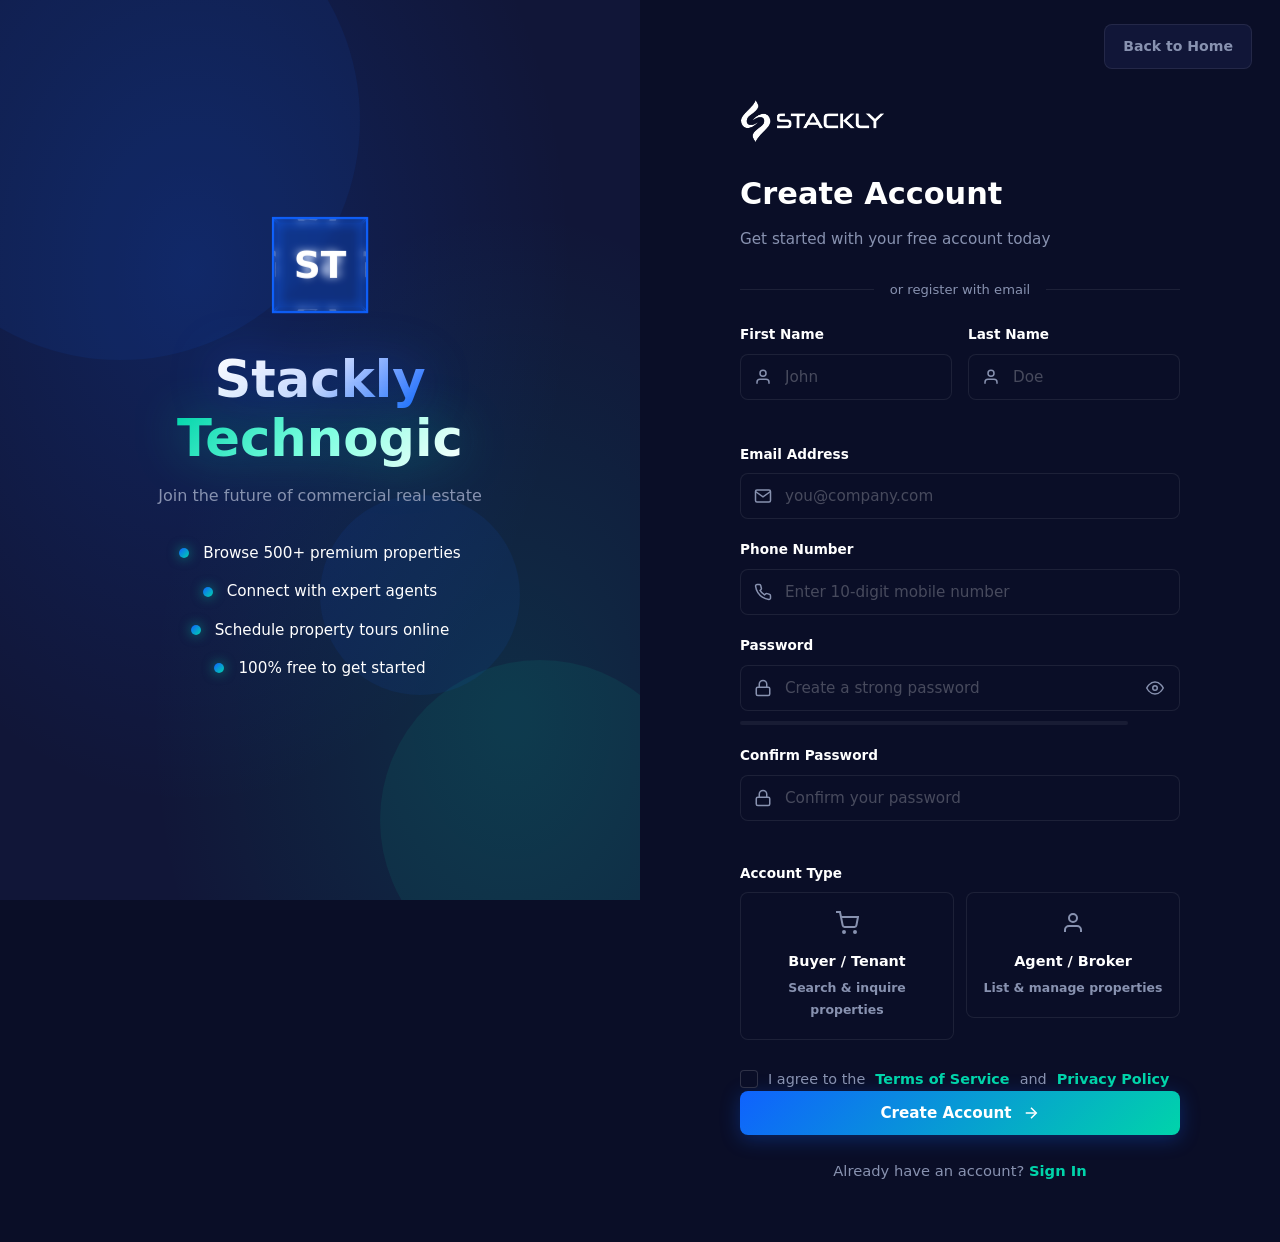
<file: register.html>
﻿<!DOCTYPE html>
<html lang="en">
<head>
  <meta charset="UTF-8">
  <meta name="viewport" content="width=device-width, initial-scale=1.0">
  <title>Register | Stackly Technogic</title>
  <link rel="stylesheet" href="styles.css">
</head>
<body class="auth-body">

  <!-- ===== PAGE LOADER ===== -->
  <div class="page-loader" id="pageLoader">
    <div class="loader-logo">ST</div>
    <div class="loader-ring"></div>
    <span class="loader-tag">Stackly Technogic</span>
  </div>
  <script>setTimeout(function(){var l=document.getElementById('pageLoader');if(l)l.classList.add('hide');},600);</script>

  <!-- Auth Container -->
  <div class="auth-container">
    <!-- Left: 3D Branding -->
    <div class="auth-visual">
      <div class="auth-bg-shapes">
        <div class="auth-shape auth-shape-1"></div>
        <div class="auth-shape auth-shape-2"></div>
        <div class="auth-shape auth-shape-3"></div>
      </div>
      <div class="auth-brand-content">
        <div class="auth-3d-logo">
          <div class="auth-3d-cube" id="authCube">
            <div class="cube-face cube-front">ST</div>
            <div class="cube-face cube-back">ST</div>
            <div class="cube-face cube-left">ST</div>
            <div class="cube-face cube-right">ST</div>
            <div class="cube-face cube-top">ST</div>
            <div class="cube-face cube-bottom">ST</div>
          </div>
        </div>
        <h1 class="auth-3d-title">
          <span class="auth-word-stackly">Stackly</span>
          <span class="auth-word-technogic">Technogic</span>
        </h1>
        <p class="auth-tagline">Join the future of commercial real estate</p>
        <div class="auth-features-list">
          <div class="auth-feature-item">
            <span class="auth-feature-dot"></span>
            <span>Browse 500+ premium properties</span>
          </div>
          <div class="auth-feature-item">
            <span class="auth-feature-dot"></span>
            <span>Connect with expert agents</span>
          </div>
          <div class="auth-feature-item">
            <span class="auth-feature-dot"></span>
            <span>Schedule property tours online</span>
          </div>
          <div class="auth-feature-item">
            <span class="auth-feature-dot"></span>
            <span>100% free to get started</span>
          </div>
        </div>
      </div>
    </div>

    <!-- Right: Register Form -->
    <div class="auth-form-wrapper">
      <a href="index.html" class="auth-back-home" aria-label="Back to Home"> Back to Home</a>
      <div class="auth-form-container">
        <a href="index.html" class="auth-logo" aria-label="Stackly Technogic Home">
          <img src="images/logo.webp" alt="Stackly Technogic" class="auth-logo-img">
          
        </a>
        <div class="auth-form-header">
          <h2>Create Account</h2>
          <p>Get started with your free account today</p>
        </div>

        <div class="auth-divider">
          <span>or register with email</span>
        </div>

        <form class="auth-form" id="registerForm">
          <div class="form-row">
            <div class="form-group">
              <label for="regFirstName">First Name</label>
              <div class="input-wrapper">
                <svg class="input-icon" viewBox="0 0 24 24" fill="none" stroke="currentColor" stroke-width="2"><path d="M20 21v-2a4 4 0 0 0-4-4H8a4 4 0 0 0-4 4v2"/><circle cx="12" cy="7" r="4"/></svg>
                <input type="text" id="regFirstName" placeholder="John" pattern="[A-Za-z]{1,16}" title="Only letters (A-Z), up to 16 characters" maxlength="16" required>
              </div>
            </div>
            <div class="form-group">
              <label for="regLastName">Last Name</label>
              <div class="input-wrapper">
                <svg class="input-icon" viewBox="0 0 24 24" fill="none" stroke="currentColor" stroke-width="2"><path d="M20 21v-2a4 4 0 0 0-4-4H8a4 4 0 0 0-4 4v2"/><circle cx="12" cy="7" r="4"/></svg>
                <input type="text" id="regLastName" placeholder="Doe" pattern="[A-Za-z]{1,16}" title="Only letters (A-Z), up to 16 characters" maxlength="16" required>
              </div>
            </div>
          </div>

          <div class="form-group">
            <label for="regEmail">Email Address</label>
            <div class="input-wrapper">
              <svg class="input-icon" viewBox="0 0 24 24" fill="none" stroke="currentColor" stroke-width="2"><path d="M4 4h16c1.1 0 2 .9 2 2v12c0 1.1-.9 2-2 2H4c-1.1 0-2-.9-2-2V6c0-1.1.9-2 2-2z"/><polyline points="22,6 12,13 2,6"/></svg>
              <input type="email" id="regEmail" placeholder="you@company.com" pattern="[A-Za-z][A-Za-z0-9._%+-]*@[A-Za-z]" title="Enter a valid email like sun@gmail.com or sun123@yahoo.com" required>
            </div>
          </div>

          <div class="form-group">
            <label for="regPhone">Phone Number</label>
            <div class="input-wrapper">
              <svg class="input-icon" viewBox="0 0 24 24" fill="none" stroke="currentColor" stroke-width="2"><path d="M22 16.92v3a2 2 0 0 1-2.18 2 19.79 19.79 0 0 1-8.63-3.07 19.5 19.5 0 0 1-6-6 19.79 19.79 0 0 1-3.07-8.67A2 2 0 0 1 4.11 2h3a2 2 0 0 1 2 1.72 12.84 12.84 0 0 0 .7 2.81 2 2 0 0 1-.45 2.11L8.09 9.91a16 16 0 0 0 6 6l1.27-1.27a2 2 0 0 1 2.11-.45 12.84 12.84 0 0 0 2.81.7A2 2 0 0 1 22 16.92z"/></svg>
              <input type="tel" id="regPhone" placeholder="Enter 10-digit mobile number" pattern="[0-9]{10}" title="Phone number must be exactly 10 digits" maxlength="10" required>
            </div>
          </div>

          <div class="form-group">
            <label for="regPassword">Password</label>
            <div class="input-wrapper">
              <svg class="input-icon" viewBox="0 0 24 24" fill="none" stroke="currentColor" stroke-width="2"><rect x="3" y="11" width="18" height="11" rx="2" ry="2"/><path d="M7 11V7a5 5 0 0 1 10 0v4"/></svg>
              <input type="password" id="regPassword" placeholder="Create a strong password" required minlength="8">
              <button type="button" class="toggle-password" onclick="togglePassword('regPassword', this)">
                <svg viewBox="0 0 24 24" fill="none" stroke="currentColor" stroke-width="2" class="eye-open"><path d="M1 12s4-8 11-8 11 8 11 8-4 8-11 8-11-8-11-8z"/><circle cx="12" cy="12" r="3"/></svg>
                <svg viewBox="0 0 24 24" fill="none" stroke="currentColor" stroke-width="2" class="eye-closed" style="display:none"><path d="M17.94 17.94A10.07 10.07 0 0 1 12 20c-7 0-11-8-11-8a18.45 18.45 0 0 1 5.06-5.94M9.9 4.24A9.12 9.12 0 0 1 12 4c7 0 11 8 11 8a18.5 18.5 0 0 1-2.16 3.19m-6.72-1.07a3 3 0 1 1-4.24-4.24"/><line x1="1" y1="1" x2="23" y2="23"/></svg>
              </button>
            </div>
            <div class="password-strength" id="passwordStrength">
              <div class="strength-bar"><div class="strength-fill" id="strengthFill"></div></div>
              <span class="strength-text" id="strengthText"></span>
            </div>
          </div>

          <div class="form-group">
            <label for="regConfirmPassword">Confirm Password</label>
            <div class="input-wrapper">
              <svg class="input-icon" viewBox="0 0 24 24" fill="none" stroke="currentColor" stroke-width="2"><rect x="3" y="11" width="18" height="11" rx="2" ry="2"/><path d="M7 11V7a5 5 0 0 1 10 0v4"/></svg>
              <input type="password" id="regConfirmPassword" placeholder="Confirm your password" required>
            </div>
            <span class="field-error" id="confirmError"></span>
          </div>

          <div class="form-group">
            <label class="account-type-label">Account Type</label>
            <div class="account-type-options">
              <label class="account-type-card">
                <input type="radio" name="accountType" value="buyer">
                <div class="account-type-inner">
                  <svg viewBox="0 0 24 24" fill="none" stroke="currentColor" stroke-width="2" width="24" height="24"><circle cx="9" cy="21" r="1"/><circle cx="20" cy="21" r="1"/><path d="M1 1h4l2.68 13.39a2 2 0 0 0 2 1.61h9.72a2 2 0 0 0 2-1.61L23 6H6"/></svg>
                  <strong>Buyer / Tenant</strong>
                  <span>Search & inquire properties</span>
                </div>
              </label>
              <label class="account-type-card">
                <input type="radio" name="accountType" value="agent">
                <div class="account-type-inner">
                  <svg viewBox="0 0 24 24" fill="none" stroke="currentColor" stroke-width="2" width="24" height="24"><path d="M20 21v-2a4 4 0 0 0-4-4H8a4 4 0 0 0-4 4v2"/><circle cx="12" cy="7" r="4"/></svg>
                  <strong>Agent / Broker</strong>
                  <span>List & manage properties</span>
                </div>
              </label>
            </div>
          </div>

          <label class="checkbox-wrapper">
            <input type="checkbox" id="agreeTerms" required>
            <span class="checkmark"></span>
            I agree to the <a href="404.html" class="auth-link">Terms of Service</a> and <a href="#" class="auth-link">Privacy Policy</a>
          </label>

          <button type="submit" class="btn btn-primary btn-full auth-submit">
            <span>Create Account</span>
            <svg viewBox="0 0 24 24" fill="none" stroke="currentColor" stroke-width="2" width="18" height="18"><line x1="5" y1="12" x2="19" y2="12"/><polyline points="12 5 19 12 12 19"/></svg>
          </button>
        </form>

        <div class="auth-footer-text">
          Already have an account? <a href="login.html" class="auth-link">Sign In</a>
        </div>
      </div>
    </div>
  </div>

  <script>
    document.getElementById('registerForm').addEventListener('submit', function(e) {
      e.preventDefault();
      const password = document.getElementById('regPassword').value;
      const confirm = document.getElementById('regConfirmPassword').value;
const errorEl = document.getElementById('confirmError');
      const firstName = document.getElementById('regFirstName').value;
      const lastName = document.getElementById('regLastName').value;
      const email = document.getElementById('regEmail').value;
      const isEmailValid = (em) => /^[A-Za-z][A-Za-z0-9._%+-]*@[A-Za-z]/.test(em);
      if (!isEmailValid(email)) {
        alert('Invalid email! Use a valid ID like sun@gmail.com or sun123@yahoo.com (domain must start with a letter).');
        return;
      }
      if (!firstName || !lastName) {
        alert('Please enter your full name (letters only, up to 16 characters).');
        return;
      }
      const phone = document.getElementById('regPhone').value;
      if (!/^[0-9]{10}$/.test(phone)) {
        alert('Please enter a valid 10-digit phone number.');
        return;
      }
      const accountTypeInput = document.querySelector('input[name="accountType"]:checked');
      if (!accountTypeInput) {
        alert('Please select an account type: Buyer/Tenant or Agent/Broker.');
        return;
      }
const accountType = accountTypeInput.value;

      if (!document.getElementById('agreeTerms').checked) {
        alert('Please accept the Terms of Service and Privacy Policy to continue.');
        return;
      }

      const isStrongPassword = (pw) => {
        const hasUpper = /[A-Z]/.test(pw);
        const hasLower = /[a-z]/.test(pw);
        const hasDigit = /\d/.test(pw);
        const hasSpecial = /[!@#$%^&*()_+\-=\[\]{};':",.<>?\/`~\\|]/.test(pw);
        return pw.length >= 8 && hasUpper && hasLower && hasDigit && hasSpecial;
      };
      if (!isStrongPassword(password)) {
        alert('Weak password! Use at least 8 characters with uppercase, lowercase, a number, and a special character.');
        return;
      }
      if (password !== confirm) {
        errorEl.textContent = 'Passwords do not match';
        alert('Passwords do not match! Please re-enter both passwords.');
        return;
      }
      errorEl.textContent = '';

const name = (firstName + ' ' + lastName).trim() || email.split('@')[0];
      localStorage.setItem('st_user', JSON.stringify({
        email: email,
        name: name,
        accountType: accountType,
        password: password,
        phone: document.getElementById('regPhone').value
      }));

      showToast('Account created successfully! Redirecting to login...');
      setTimeout(() => { window.location.href = 'login.html'; }, 1800);
});

    ['regFirstName', 'regLastName'].forEach(function(id) {
      document.getElementById(id).addEventListener('input', function() {
        this.value = this.value.replace(/[^A-Za-z]/g, '').slice(0, 16);
      });
    });

    document.getElementById('regPhone').addEventListener('input', function() {
      this.value = this.value.replace(/[^0-9]/g, '').slice(0, 10);
    });

    document.getElementById('regEmail').addEventListener('input', function() {
      const email = this.value;
      if (/^[A-Za-z][A-Za-z0-9._%+-]*@[A-Za-z]/.test(email)) {
        this.style.borderColor = '#00d4aa';
      } else if (email.includes('@')) {
        this.style.borderColor = '#f87171';
      } else {
        this.style.borderColor = '';
      }
    });

    document.getElementById('regPassword').addEventListener('input', function() {
      const val = this.value;
      const fill = document.getElementById('strengthFill');
      const text = document.getElementById('strengthText');
      let score = 0;
      if (val.length >= 8) score++;
      if (/[A-Z]/.test(val)) score++;
      if (/[0-9]/.test(val)) score++;
      if (/[^A-Za-z0-9]/.test(val)) score++;

      const levels = [
        { width: '0%', color: 'transparent', label: '' },
        { width: '25%', color: '#ef4444', label: 'Weak' },
        { width: '50%', color: '#f59e0b', label: 'Fair' },
        { width: '75%', color: '#0ea5e9', label: 'Good' },
        { width: '100%', color: '#00d4aa', label: 'Strong' }
      ];
      const level = levels[score];
      fill.style.width = level.width;
      fill.style.background = level.color;
      text.textContent = level.label;
      text.style.color = level.color;
    });

    document.getElementById('regConfirmPassword').addEventListener('input', function() {
      const password = document.getElementById('regPassword').value;
      const errorEl = document.getElementById('confirmError');
      if (this.value && this.value !== password) {
        errorEl.textContent = 'Passwords do not match';
      } else {
        errorEl.textContent = '';
      }
    });

    function togglePassword(id, btn) {
      const input = document.getElementById(id);
      const isPassword = input.type === 'password';
      input.type = isPassword ? 'text' : 'password';
      btn.querySelector('.eye-open').style.display = isPassword ? 'none' : 'block';
      btn.querySelector('.eye-closed').style.display = isPassword ? 'block' : 'none';
    }

    function showToast(message) {
      const toast = document.createElement('div');
      toast.style.cssText = 'position:fixed;bottom:30px;right:30px;background:linear-gradient(135deg,#0f62fe,#00d4aa);color:#fff;padding:16px 28px;border-radius:10px;font-size:.95rem;font-weight:600;z-index:3000;box-shadow:0 8px 32px rgba(15,98,254,.4);animation:slideIn .3s ease;max-width:360px;';
      toast.textContent = message;
      document.body.appendChild(toast);
      setTimeout(() => {
        toast.style.opacity = '0';
        toast.style.transform = 'translateY(20px)';
        toast.style.transition = 'all .3s ease';
        setTimeout(() => toast.remove(), 300);
      }, 3000);
    }
  </script>
</body>
</html>
</file>
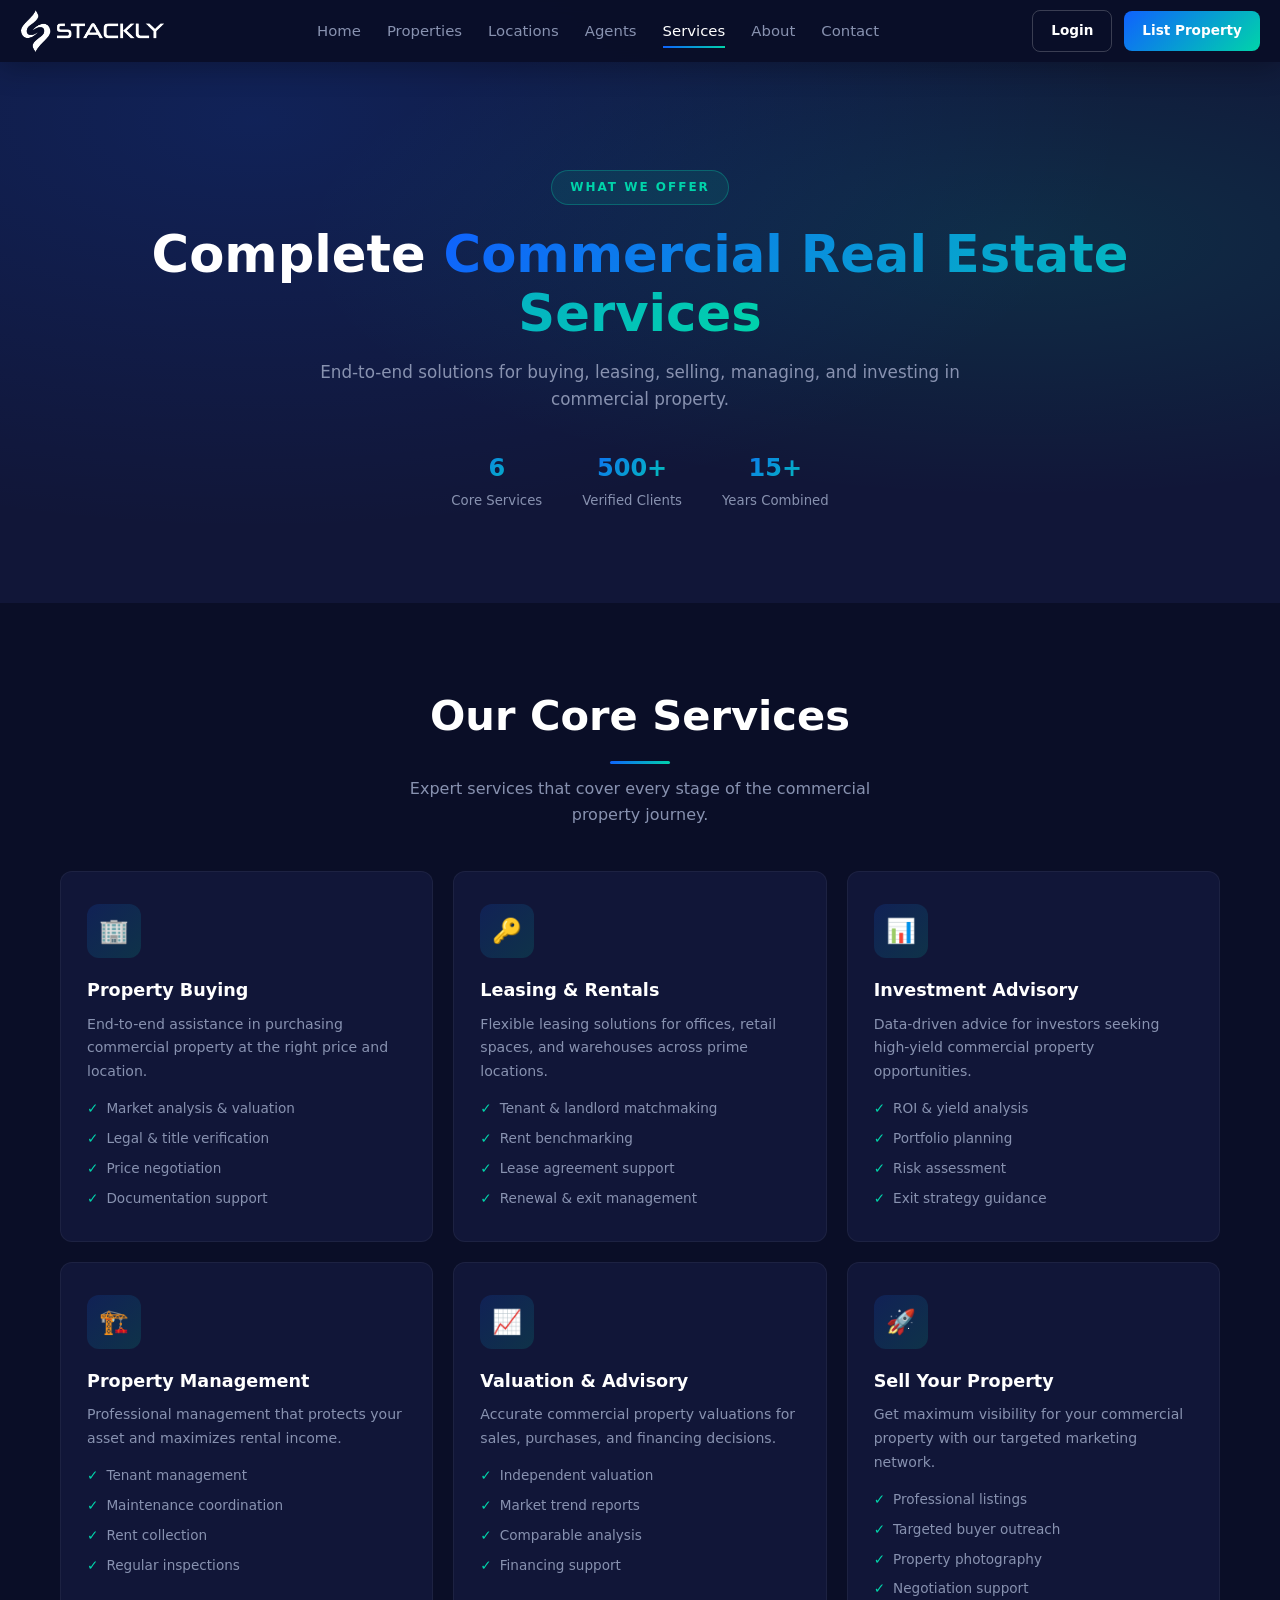
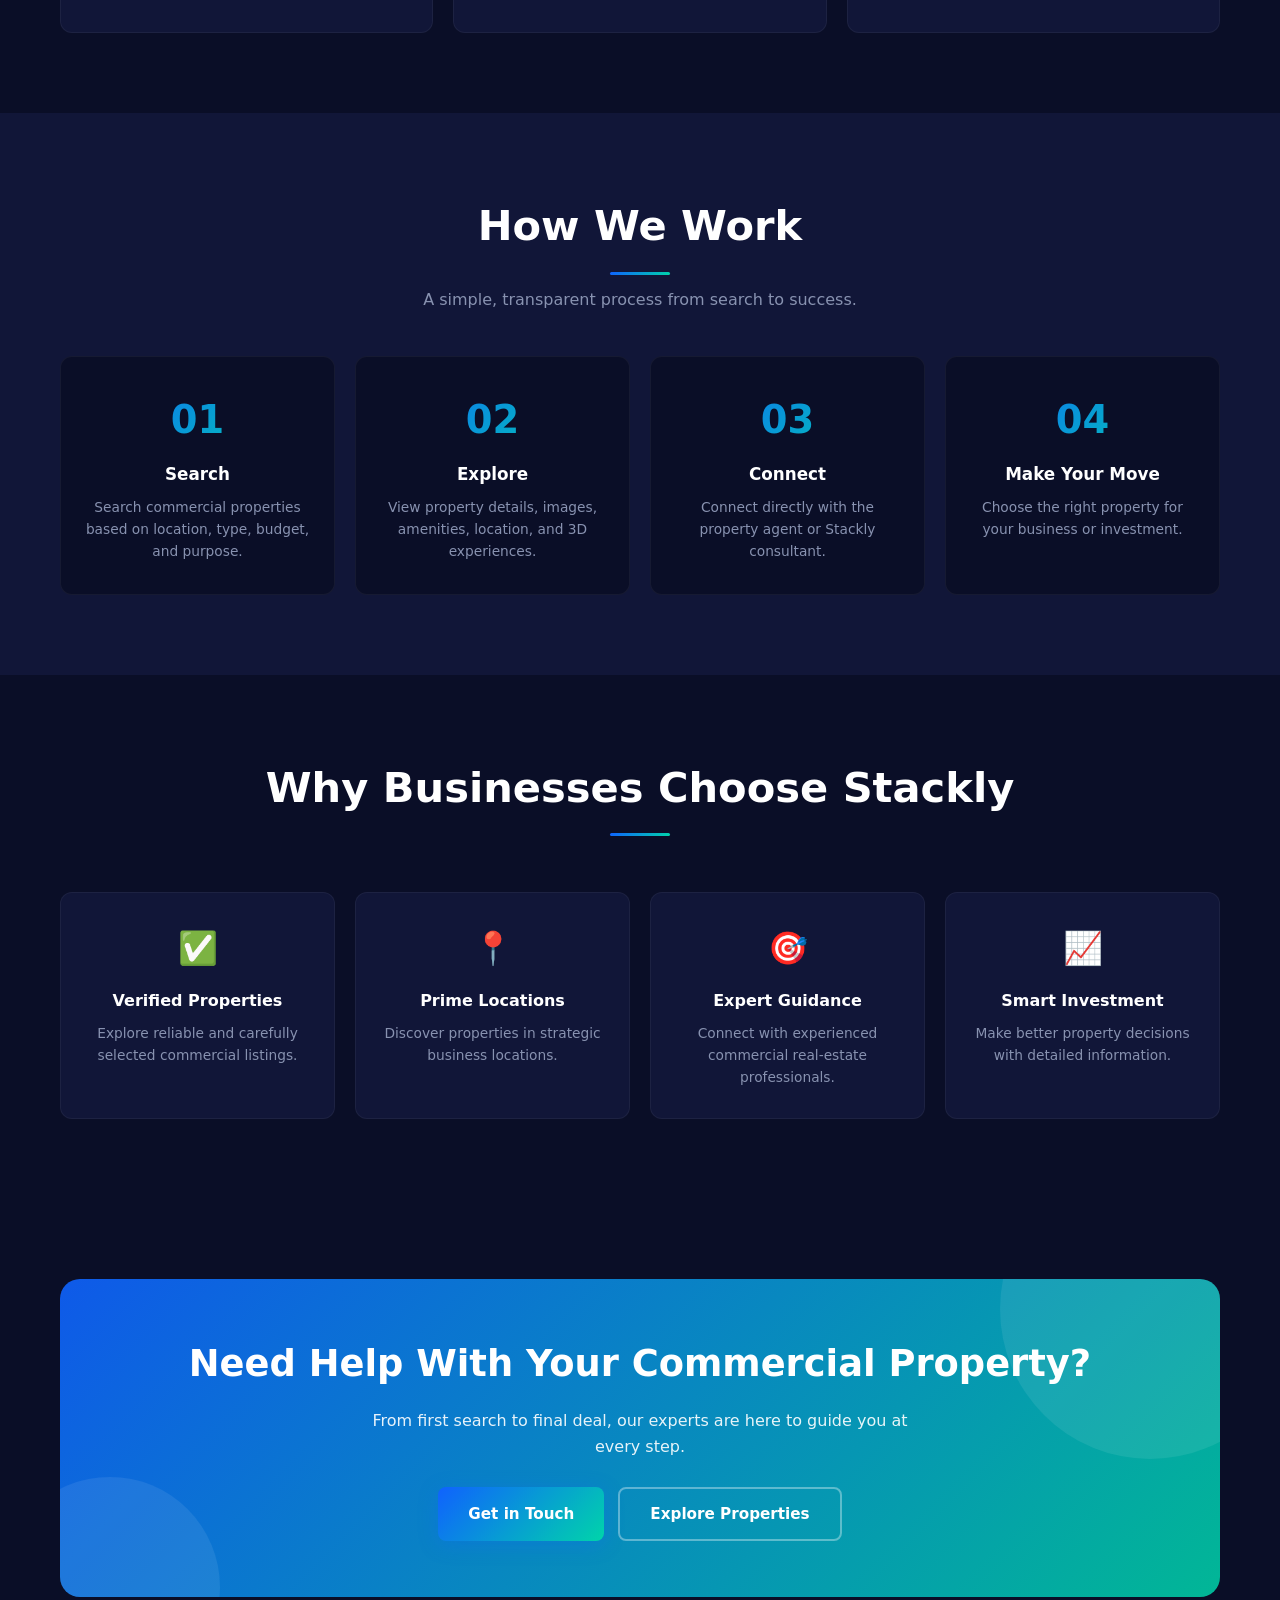
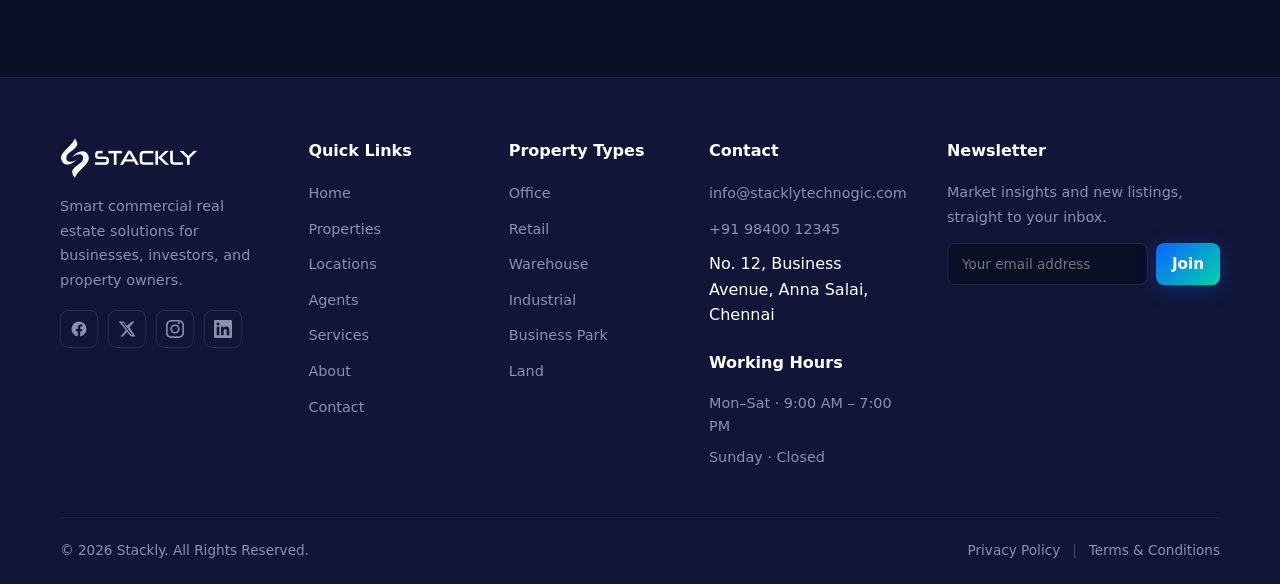
<file: services.html>
<!DOCTYPE html>
<html lang="en">
<head>
  <meta charset="UTF-8">
  <meta name="viewport" content="width=device-width, initial-scale=1.0">
  <title>Services | Stackly Technogic</title>
  <link rel="stylesheet" href="styles.css">
</head>
<body>

  <!-- ===== PAGE LOADER ===== -->
  <div class="page-loader" id="pageLoader">
    <div class="loader-logo">ST</div>
    <div class="loader-ring"></div>
    <span class="loader-tag">Stackly Technogic</span>
  </div>

  <!-- Navbar -->
  <nav class="navbar scrolled">
    <div class="nav-container">
      <a href="index.html" class="nav-logo">
        <img src="images/logo.webp" alt="Stackly Technogic" class="nav-logo-img">
      </a>
      <ul class="nav-links" id="navLinks">
        <li><a href="index.html">Home</a></li>
        <li><a href="listings.html">Properties</a></li>
        <li><a href="locations.html">Locations</a></li>
        <li><a href="agents.html">Agents</a></li>
        <li><a href="services.html" class="active">Services</a></li>
        <li><a href="about.html">About</a></li>
        <li><a href="contact.html">Contact</a></li>
        <li class="nav-auth-mobile"><a href="login.html" class="nav-auth-login">Login</a></li>
        <li class="nav-auth-mobile"><a href="register.html" class="nav-auth-register">Create Account</a></li>
      </ul>
      <div class="nav-actions">
        <a href="login.html" class="btn btn-ghost btn-nav">Login</a>
        <a href="contact.html" class="btn btn-primary btn-nav btn-list">List Property</a>
      </div>
      <div class="nav-toggle" id="navToggle"><span></span><span></span><span></span></div>
    </div>
  </nav>

  <!-- Page Hero -->
  <section class="page-hero">
    <div class="container">
      <span class="page-kicker">What We Offer</span>
      <h1>Complete <span class="gradient-text">Commercial Real Estate Services</span></h1>
      <p>End-to-end solutions for buying, leasing, selling, managing, and investing in commercial property.</p>
      <div class="page-metrics">
        <div class="pm-item"><strong>6</strong><span>Core Services</span></div>
        <div class="pm-item"><strong>500+</strong><span>Verified Clients</span></div>
        <div class="pm-item"><strong>15+</strong><span>Years Combined</span></div>
      </div>
    </div>
  </section>

  <!-- Services -->
  <section class="why-section">
    <div class="container">
      <div class="section-header">
        <h2 class="section-title" data-text="Our Core Services">Our Core Services</h2>
        <p class="section-subtitle">Expert services that cover every stage of the commercial property journey.</p>
      </div>
      <div class="services-grid">
        <div class="service-card fade-in">
          <div class="service-icon">🏢</div>
          <h3>Property Buying</h3>
          <p>End-to-end assistance in purchasing commercial property at the right price and location.</p>
          <ul>
            <li>Market analysis &amp; valuation</li>
            <li>Legal &amp; title verification</li>
            <li>Price negotiation</li>
            <li>Documentation support</li>
          </ul>
        </div>
        <div class="service-card fade-in">
          <div class="service-icon">🔑</div>
          <h3>Leasing &amp; Rentals</h3>
          <p>Flexible leasing solutions for offices, retail spaces, and warehouses across prime locations.</p>
          <ul>
            <li>Tenant &amp; landlord matchmaking</li>
            <li>Rent benchmarking</li>
            <li>Lease agreement support</li>
            <li>Renewal &amp; exit management</li>
          </ul>
        </div>
        <div class="service-card fade-in">
          <div class="service-icon">📊</div>
          <h3>Investment Advisory</h3>
          <p>Data-driven advice for investors seeking high-yield commercial property opportunities.</p>
          <ul>
            <li>ROI &amp; yield analysis</li>
            <li>Portfolio planning</li>
            <li>Risk assessment</li>
            <li>Exit strategy guidance</li>
          </ul>
        </div>
        <div class="service-card fade-in">
          <div class="service-icon">🏗️</div>
          <h3>Property Management</h3>
          <p>Professional management that protects your asset and maximizes rental income.</p>
          <ul>
            <li>Tenant management</li>
            <li>Maintenance coordination</li>
            <li>Rent collection</li>
            <li>Regular inspections</li>
          </ul>
        </div>
        <div class="service-card fade-in">
          <div class="service-icon">📈</div>
          <h3>Valuation &amp; Advisory</h3>
          <p>Accurate commercial property valuations for sales, purchases, and financing decisions.</p>
          <ul>
            <li>Independent valuation</li>
            <li>Market trend reports</li>
            <li>Comparable analysis</li>
            <li>Financing support</li>
          </ul>
        </div>
        <div class="service-card fade-in">
          <div class="service-icon">🚀</div>
          <h3>Sell Your Property</h3>
          <p>Get maximum visibility for your commercial property with our targeted marketing network.</p>
          <ul>
            <li>Professional listings</li>
            <li>Targeted buyer outreach</li>
            <li>Property photography</li>
            <li>Negotiation support</li>
          </ul>
        </div>
      </div>
    </div>
  </section>

  <!-- How We Work -->
  <section class="how-section">
    <div class="container">
      <div class="section-header">
        <h2 class="section-title" data-text="How We Work">How We Work</h2>
        <p class="section-subtitle">A simple, transparent process from search to success.</p>
      </div>
      <div class="how-grid" id="howGrid"></div>
    </div>
  </section>

  <!-- Why Choose -->
  <section class="why-section">
    <div class="container">
      <div class="section-header">
        <h2 class="section-title" data-text="Why Businesses Choose Stackly">Why Businesses Choose Stackly</h2>
      </div>
      <div class="why-grid" id="whyGrid"></div>
    </div>
  </section>

  <!-- CTA -->
  <section class="cta-section">
    <div class="container">
      <div class="cta-card">
        <h2>Need Help With Your Commercial Property?</h2>
        <p>From first search to final deal, our experts are here to guide you at every step.</p>
        <div class="cta-btns">
          <a href="contact.html" class="btn btn-primary">Get in Touch</a>
          <a href="listings.html" class="btn btn-outline-light">Explore Properties</a>
        </div>
      </div>
    </div>
  </section>

  <!-- Footer -->
  <footer class="footer">
    <div class="container">
      <div class="footer-grid more">
        <div class="footer-brand">
          <div class="footer-logo"><a href="index.html"><img src="images/logo.webp" alt="Stackly Technogic" class="footer-logo-img"></a></div>
          <p>Smart commercial real estate solutions for businesses, investors, and property owners.</p>
          <div class="footer-social">
            <a href="404.html" aria-label="Facebook"><svg viewBox="0 0 24 24"><path d="M22 12a10 10 0 1 0-11.56 9.88v-6.99H7.9V12h2.54V9.8c0-2.5 1.49-3.89 3.77-3.89 1.09 0 2.24.2 2.24.2v2.46h-1.26c-1.24 0-1.63.77-1.63 1.56V12h2.78l-.45 2.89h-2.33v6.99A10 10 0 0 0 22 12Z"/></svg></a>
            <a href="404.html" aria-label="X (Twitter)"><svg viewBox="0 0 24 24"><path d="M18.9 2H22l-6.77 7.74L23.2 22h-6.23l-4.88-6.38L6.5 22H3.35l7.24-8.28L1 2h6.39l4.41 5.83L18.9 2Zm-1.08 18.13h1.72L6.9 3.78H5.06l12.76 16.35Z"/></svg></a>
            <a href="404.html" aria-label="Instagram"><svg viewBox="0 0 24 24"><path d="M12 2.16c3.2 0 3.58.01 4.85.07 1.17.05 1.8.25 2.23.41.56.22.96.48 1.38.9.42.42.68.82.9 1.38.16.42.36 1.06.41 2.23.06 1.27.07 1.65.07 4.85s-.01 3.58-.07 4.85c-.05 1.17-.25 1.8-.41 2.23-.22.56-.48.96-.9 1.38-.42.42-.82.68-1.38.9-.42.16-1.06.36-2.23.41-1.27.06-1.65.07-4.85.07s-3.58-.01-4.85-.07c-1.17-.05-1.8-.25-2.23-.41a3.72 3.72 0 0 1-1.38-.9 3.72 3.72 0 0 1-.9-1.38c-.16-.42-.36-1.06-.41-2.23-.06-1.27-.07-1.65-.07-4.85s.01-3.58.07-4.85c.05-1.17.25-1.8.41-2.23.22-.56.48-.96.9-1.38.42-.42.82-.68 1.38-.9.42-.16 1.06-.36 2.23-.41 1.27-.06 1.65-.07 4.85-.07ZM12 0C8.74 0 8.33.01 7.05.07 5.78.13 4.9.33 4.14.63a5.88 5.88 0 0 0-2.13 1.38A5.88 5.88 0 0 0 .63 4.14C.33 4.9.13 5.78.07 7.05.01 8.33 0 8.74 0 12s.01 3.67.07 4.95c.06 1.27.26 2.15.56 2.91.31.8.72 1.47 1.38 2.13a5.88 5.88 0 0 0 2.13 1.38c.76.3 1.64.5 2.91.56 1.28.06 1.69.07 4.95.07s3.67-.01 4.95-.07c1.27-.06 2.15-.26 2.91-.56a5.88 5.88 0 0 0 2.13-1.38 5.88 5.88 0 0 0 1.38-2.13c.3-.76.5-1.64.56-2.91.06-1.28.07-1.69.07-4.95s-.01-3.67-.07-4.95c-.06-1.27-.26-2.15-.56-2.91a5.88 5.88 0 0 0-1.38-2.13A5.88 5.88 0 0 0 19.86.63c-.76-.3-1.64-.5-2.91-.56C15.67.01 15.26 0 12 0Zm0 5.84A6.16 6.16 0 1 0 18.16 12 6.16 6.16 0 0 0 12 5.84Zm0 10.16A4 4 0 1 1 16 12a4 4 0 0 1-4 4Zm6.41-11.85a1.44 1.44 0 1 1-1.44-1.44 1.44 1.44 0 0 1 1.44 1.44Z"/></svg></a>
            <a href="404.html" aria-label="LinkedIn"><svg viewBox="0 0 24 24"><path d="M20.45 20.45h-3.55v-5.57c0-1.33-.03-3.04-1.85-3.04-1.85 0-2.14 1.45-2.14 2.94v5.67h-3.56V9h3.42v1.56h.05a3.75 3.75 0 0 1 3.37-1.85c3.6 0 4.27 2.37 4.27 5.46v6.28ZM5.34 7.43a2.06 2.06 0 1 1 0-4.12 2.06 2.06 0 0 1 0 4.12ZM7.12 20.45H3.55V9h3.57v11.45ZM22.22 0H1.77C.79 0 0 .77 0 1.73v20.54C0 23.23.79 24 1.77 24h20.45c.98 0 1.78-.77 1.78-1.73V1.73C24 .77 23.2 0 22.22 0Z"/></svg></a>
          </div>
        </div>
        <div class="footer-links">
          <h4>Quick Links</h4>
          <ul>
            <li><a href="index.html">Home</a></li>
            <li><a href="listings.html">Properties</a></li>
            <li><a href="locations.html">Locations</a></li>
            <li><a href="agents.html">Agents</a></li>
            <li><a href="services.html">Services</a></li>
            <li><a href="about.html">About</a></li>
            <li><a href="contact.html">Contact</a></li>
          </ul>
        </div>
        <div class="footer-links">
          <h4>Property Types</h4>
          <ul>
            <li><a href="listings.html">Office</a></li>
            <li><a href="listings.html">Retail</a></li>
            <li><a href="listings.html">Warehouse</a></li>
            <li><a href="listings.html">Industrial</a></li>
            <li><a href="listings.html">Business Park</a></li>
            <li><a href="listings.html">Land</a></li>
          </ul>
        </div>
        <div class="footer-contact">
          <h4>Contact</h4>
          <ul>
            <li><a href="mailto:info@stacklytechnogic.com">info@stacklytechnogic.com</a></li>
            <li><a href="tel:+919840012345">+91 98400 12345</a></li>
            <li>No. 12, Business Avenue, Anna Salai, Chennai</li>
          </ul>
          <h4 style="margin-top:22px;">Working Hours</h4>
          <ul class="footer-hours">
            <li>Mon–Sat · 9:00 AM – 7:00 PM</li>
            <li>Sunday · Closed</li>
          </ul>
        </div>
        <div class="footer-links footer-news">
          <h4>Newsletter</h4>
          <p>Market insights and new listings, straight to your inbox.</p>
          <div class="footer-news-form">
            <input type="email" id="footerNLInput" placeholder="Your email address">
            <button class="btn btn-primary" onclick="subscribeFooter(); return false;">Join</button>
          </div>
        </div>
      </div>
      <div class="footer-bottom">
        <p>© 2026 Stackly. All Rights Reserved.</p>
        <div class="footer-legal">
          <a href="404.html">Privacy Policy</a><span>|</span><a href="404.html">Terms &amp; Conditions</a>
        </div>
      </div>
    </div>
  </footer>

  <script src="script.js"></script>
</body>
</html>
</file>
<file: styles.css>
/* ===== RESET & BASE ===== */
*,*::before,*::after{margin:0;padding:0;box-sizing:border-box}
:root{
  --primary:#0f62fe;
  --primary-dark:#0043ce;
  --accent:#00d4aa;
  --dark:#0a0e27;
  --dark-2:#111638;
  --dark-3:#1a1f4e;
  --light:#f0f4ff;
  --gray:#8892b0;
  --white:#ffffff;
  --gradient:linear-gradient(135deg,var(--primary),var(--accent));
  --shadow:0 8px 32px rgba(15,98,254,.15);
  --shadow-lg:0 16px 64px rgba(15,98,254,.2);
  --radius:12px;
  --transition:all .3s cubic-bezier(.25,.46,.45,.94);
}
html{scroll-behavior:smooth;font-size:16px}
body{font-family:'Segoe UI',system-ui,-apple-system,sans-serif;background:var(--dark);color:var(--white);overflow-x:hidden;line-height:1.6}
a{text-decoration:none;color:inherit}
img{max-width:100%;display:block}
.container{max-width:1200px;margin:0 auto;padding:0 20px}

/* ===== SCROLLBAR ===== */
::-webkit-scrollbar{width:8px}
::-webkit-scrollbar-track{background:var(--dark)}
::-webkit-scrollbar-thumb{background:var(--primary);border-radius:4px}

/* ===== BUTTONS ===== */
.btn{display:inline-flex;align-items:center;justify-content:center;padding:13px 30px;border-radius:8px;font-weight:600;font-size:.95rem;transition:var(--transition);cursor:pointer;border:none;font-family:inherit;gap:8px}
.btn-primary{background:var(--gradient);color:var(--white);box-shadow:0 4px 20px rgba(15,98,254,.3)}
.btn-primary:hover{transform:translateY(-2px);box-shadow:0 8px 30px rgba(15,98,254,.45)}
.btn-outline{background:transparent;color:var(--white);border:2px solid rgba(255,255,255,.2)}
.btn-outline:hover{border-color:var(--accent);color:var(--accent);transform:translateY(-2px)}
.btn-outline-light{background:transparent;color:var(--white);border:2px solid rgba(255,255,255,.35)}
.btn-outline-light:hover{border-color:var(--white);background:rgba(255,255,255,.1);transform:translateY(-2px)}
.btn-ghost{background:transparent;border:1px solid rgba(255,255,255,.2);color:var(--white)}
.btn-ghost:hover{border-color:var(--accent);color:var(--accent);background:rgba(0,212,170,.08)}
.btn-sm{padding:10px 20px;font-size:.85rem}
.btn-full{width:100%}

/* ===== NAVBAR ===== */
.navbar{position:fixed;top:0;left:0;right:0;z-index:1000;padding:16px 0;transition:var(--transition)}
.navbar.scrolled{background:rgba(10,14,39,.95);backdrop-filter:blur(20px);padding:10px 0;box-shadow:0 4px 30px rgba(0,0,0,.3)}
.nav-container{max-width:1280px;margin:0 auto;padding:0 20px;display:flex;align-items:center;justify-content:space-between;gap:20px}
.nav-logo{display:flex;align-items:center;gap:12px}
.nav-logo-img{height:42px;width:auto;display:block;filter:brightness(0) invert(1)}
.logo-3d-mini{width:42px;height:42px;background:var(--gradient);border-radius:8px;display:flex;align-items:center;justify-content:center;font-weight:900;font-size:14px;color:var(--white);position:relative;transform:perspective(200px) rotateY(-5deg);box-shadow:4px 4px 0 var(--accent),8px 8px 0 rgba(0,212,170,.3);transition:var(--transition);flex-shrink:0}
.logo-3d-mini:hover{transform:perspective(200px) rotateY(5deg)}
.nav-brand{font-size:1.3rem;font-weight:800;letter-spacing:.5px;display:flex;align-items:baseline;gap:6px}
.brand-sub{font-size:.7rem;font-weight:600;color:var(--accent);letter-spacing:2px;text-transform:uppercase}
.nav-links{display:flex;gap:26px;list-style:none;align-items:center}
.nav-links a{font-size:.93rem;font-weight:500;color:var(--gray);transition:var(--transition);position:relative;display:inline-flex;align-items:center}
.nav-links a::after{content:'';position:absolute;bottom:-4px;left:0;width:0;height:2px;background:var(--gradient);transition:var(--transition)}
.nav-links a:hover,.nav-links a.active{color:var(--white)}
.nav-links a:hover::after,.nav-links a.active::after{width:100%}
.nav-actions{display:flex;align-items:center;gap:12px}
.btn-nav{padding:9px 18px;font-size:.85rem;box-shadow:none}
.btn-nav.btn-primary:hover{transform:translateY(-1px);box-shadow:0 6px 20px rgba(15,98,254,.35)}
.nav-toggle{display:none;flex-direction:column;gap:5px;cursor:pointer;padding:5px}
.nav-toggle span{width:25px;height:2px;background:var(--white);transition:var(--transition)}

/* Notification bell */
.notif-wrap{position:relative}
.notif-btn{position:relative;width:42px;height:42px;border-radius:50%;background:var(--dark-2);border:1px solid rgba(255,255,255,.08);color:var(--white);font-size:1.1rem;cursor:pointer;display:flex;align-items:center;justify-content:center;transition:var(--transition)}
.notif-btn:hover{background:rgba(15,98,254,.12);border-color:var(--primary);transform:translateY(-1px)}
.notif-dot{position:absolute;top:8px;right:9px;width:8px;height:8px;background:#ef4444;border-radius:50%;box-shadow:0 0 8px rgba(239,68,68,.8)}
.notif-dropdown{position:absolute;top:calc(100% + 10px);right:0;width:300px;background:var(--dark-2);border:1px solid rgba(255,255,255,.08);border-radius:12px;box-shadow:var(--shadow-lg);opacity:0;visibility:hidden;transform:translateY(-8px);transition:var(--transition);z-index:100;overflow:hidden}
.notif-dropdown.open{opacity:1;visibility:visible;transform:translateY(0)}
.notif-header{padding:14px 18px;font-weight:700;font-size:.95rem;border-bottom:1px solid rgba(255,255,255,.06)}
.notif-item{padding:12px 18px;border-bottom:1px solid rgba(255,255,255,.04);cursor:pointer;transition:var(--transition)}
.notif-item:last-child{border-bottom:none}
.notif-item:hover{background:rgba(15,98,254,.08)}
.notif-item strong{display:block;font-size:.83rem;color:var(--accent);margin-bottom:2px}
.notif-item span{font-size:.82rem;color:var(--gray)}

/* ===== HERO ===== */
.hero{min-height:100vh;display:flex;align-items:center;position:relative;overflow:hidden;padding:140px 20px 80px;background:radial-gradient(ellipse at 20% 40%,rgba(15,98,254,.14) 0%,transparent 55%),radial-gradient(ellipse at 90% 30%,rgba(0,212,170,.1) 0%,transparent 50%),var(--dark)}
.hero-bg-shapes{position:absolute;inset:0;pointer-events:none;overflow:hidden}
.shape{position:absolute;border-radius:50%;opacity:.07}
.shape-1{width:600px;height:600px;background:var(--primary);top:-200px;left:-150px;animation:float 20s ease-in-out infinite}
.shape-2{width:420px;height:420px;background:var(--accent);bottom:-120px;right:-100px;animation:float 16s ease-in-out infinite reverse}
.shape-3{width:260px;height:260px;background:var(--primary);top:45%;right:35%;animation:float 24s ease-in-out infinite}
@keyframes float{0%,100%{transform:translate(0,0) scale(1)}25%{transform:translate(30px,-30px) scale(1.05)}50%{transform:translate(-20px,20px) scale(.95)}75%{transform:translate(10px,10px) scale(1.02)}}

.hero-inner{max-width:1280px;width:100%;margin:0 auto;display:grid;grid-template-columns:1.1fr 1fr;gap:40px;align-items:center;position:relative;z-index:2}
.hero-kicker{display:inline-block;padding:7px 18px;border-radius:30px;background:rgba(0,212,170,.1);border:1px solid rgba(0,212,170,.3);color:var(--accent);font-size:.75rem;font-weight:700;letter-spacing:2px;margin-bottom:22px;text-transform:uppercase}
.hero-title{font-size:clamp(2.2rem,4.6vw,3.6rem);font-weight:900;line-height:1.12;margin-bottom:18px}
.gradient-text{background:var(--gradient);-webkit-background-clip:text;-webkit-text-fill-color:transparent;background-clip:text}
.hero-desc{color:var(--gray);font-size:1.05rem;max-width:520px;margin-bottom:30px}
.hero-btns{display:flex;gap:16px;flex-wrap:wrap;margin-bottom:44px}
.hero-metrics{display:flex;gap:36px}
.hm-item strong{display:block;font-size:1.5rem;font-weight:800;background:var(--gradient);-webkit-background-clip:text;-webkit-text-fill-color:transparent;background-clip:text}
.hm-item span{font-size:.83rem;color:var(--gray)}

/* 3D BUILDING STAGE (chain.obj viewer) */
.hero-3d-stage{position:relative;width:100%;height:620px;overflow:hidden;user-select:none}
.hero-3d-viewer{position:absolute;inset:0;width:100%;height:100%}
.hero-3d-viewer canvas{display:block;width:100% !important;height:100% !important;cursor:grab}
.hero-3d-viewer canvas:active{cursor:grabbing}
.stage-hint{position:absolute;left:50%;bottom:25px;transform:translateX(-50%);z-index:10;padding:10px 18px;border-radius:30px;background:rgba(0,0,0,.55);backdrop-filter:blur(8px);border:1px solid rgba(255,255,255,.12);color:var(--white);font-size:.8rem;letter-spacing:1px;white-space:nowrap;pointer-events:none}
.viewer-status{position:absolute;top:20px;left:50%;transform:translateX(-50%);z-index:11;padding:10px 18px;border-radius:30px;background:rgba(10,14,39,.92);backdrop-filter:blur(8px);border:1px solid rgba(0,212,170,.4);color:var(--white);font-size:.8rem;letter-spacing:1px;white-space:nowrap;pointer-events:none}
.viewer-status.error{border-color:rgba(239,68,68,.6);color:#fca5a5}

/* ===== SEARCH ===== */
.search-section{padding:60px 0 20px}
.search-head{text-align:center;margin-bottom:28px}
.search-head h2{font-size:clamp(1.6rem,3.4vw,2.3rem);font-weight:800}
.search-bar{background:var(--dark-2);border:1px solid rgba(255,255,255,.07);border-radius:var(--radius);padding:26px;display:flex;gap:18px;align-items:flex-end;flex-wrap:wrap;box-shadow:var(--shadow-lg)}
.filter-group{flex:1;min-width:170px}
.filter-group label{display:block;font-size:.78rem;color:var(--accent);text-transform:uppercase;letter-spacing:1px;margin-bottom:8px;font-weight:600}
.filter-group select,.filter-group input{width:100%;padding:12px 16px;background:var(--dark);border:1px solid rgba(255,255,255,.08);border-radius:8px;color:var(--white);font-size:.9rem;font-family:inherit;outline:none;transition:var(--transition);appearance:none;-webkit-appearance:none}
.filter-group select{background-image:url("data:image/svg+xml,%3Csvg xmlns='http://www.w3.org/2000/svg' width='12' height='12' viewBox='0 0 12 12'%3E%3Cpath fill='%238892b0' d='M6 8L1 3h10z'/%3E%3C/svg%3E");background-repeat:no-repeat;background-position:right 12px center;padding-right:36px}
.filter-group select:focus,.filter-group input:focus{border-color:var(--primary);box-shadow:0 0 0 3px rgba(15,98,254,.15)}
.price-inputs{display:flex;align-items:center;gap:8px}
.price-inputs input{flex:1}
.price-inputs span{color:var(--gray)}
.btn-search{padding:12px 24px;white-space:nowrap}

/* ===== SECTION HEADERS ===== */
.section-header{text-align:center;margin-bottom:44px}
.section-title{font-size:clamp(1.7rem,3.8vw,2.6rem);font-weight:800;position:relative;display:inline-block;margin-bottom:12px}
.section-title::after{content:'';display:block;width:60px;height:3px;background:var(--gradient);margin:12px auto 0;border-radius:2px}
.section-subtitle{color:var(--gray);font-size:1rem;max-width:520px;margin:0 auto}
.center-btn{text-align:center;margin-top:36px}

/* ===== CATEGORIES ===== */
.categories-section{padding:60px 0}
.categories-grid{display:grid;grid-template-columns:repeat(3,1fr);gap:20px}
.category-card{background:var(--dark-2);border:1px solid rgba(255,255,255,.05);border-radius:var(--radius);padding:30px 24px;text-align:center;cursor:pointer;transition:var(--transition);position:relative;overflow:hidden}
.category-card::before{content:'';position:absolute;top:0;left:0;right:0;height:3px;background:var(--gradient);transform:scaleX(0);transition:var(--transition);z-index:3}
.category-card:hover{transform:translateY(-6px);box-shadow:var(--shadow);border-color:rgba(15,98,254,.2)}
.category-card:hover::before{transform:scaleX(1)}
.category-img{height:150px;margin:-30px -24px 24px;position:relative;overflow:hidden}
.category-img::after{content:'';position:absolute;inset:0;background:linear-gradient(180deg,rgba(10,14,39,.05),rgba(10,14,39,.45))}
.category-img img{width:100%;height:100%;object-fit:cover;display:block;transition:var(--transition)}
.category-card:hover .category-img img{transform:scale(1.08)}
.category-card h3{font-size:1.05rem;font-weight:700;margin-bottom:8px}
.category-card p{color:var(--gray);font-size:.86rem;line-height:1.6;margin-bottom:12px}
.category-link{color:var(--accent);font-size:.85rem;font-weight:600}

/* ===== LISTINGS ===== */
.listings-section{padding:50px 0 80px}
.listings-grid{display:grid;grid-template-columns:repeat(auto-fill,minmax(320px,1fr));gap:22px}
.property-card{background:var(--dark-2);border:1px solid rgba(255,255,255,.05);border-radius:var(--radius);overflow:hidden;transition:var(--transition);cursor:pointer;position:relative}
.property-card:hover{transform:translateY(-8px);box-shadow:var(--shadow-lg);border-color:rgba(15,98,254,.2)}
.property-image{height:210px;position:relative;overflow:hidden}
.property-img{width:100%;height:100%;object-fit:cover;display:block;transition:var(--transition)}
.property-card:hover .property-img{transform:scale(1.08)}
.property-image::after{content:'';position:absolute;inset:0;background:linear-gradient(180deg,transparent 40%,rgba(10,14,39,.65))}
.property-tag{position:absolute;top:14px;left:14px;background:rgba(10,14,39,.75);backdrop-filter:blur(8px);color:var(--accent);padding:5px 12px;border-radius:20px;font-size:.75rem;font-weight:600;text-transform:uppercase;letter-spacing:.5px;z-index:2}
.property-purpose{position:absolute;top:14px;right:14px;padding:5px 12px;border-radius:20px;font-size:.75rem;font-weight:700;z-index:2}
.property-purpose.sale{background:var(--gradient);color:var(--white)}
.property-purpose.lease{background:rgba(15,98,254,.15);border:1px solid var(--primary);color:#93c5fd}
.property-purpose.rent{background:rgba(0,212,170,.15);border:1px solid var(--accent);color:var(--accent)}
.property-body{padding:18px}
.property-title{font-size:1.05rem;font-weight:700;margin-bottom:5px}
.property-location{color:var(--gray);font-size:.85rem;margin-bottom:12px}
.property-features{display:flex;gap:14px;margin-bottom:14px;flex-wrap:wrap}
.property-feature{font-size:.8rem;color:var(--gray)}
.property-bottom{display:flex;justify-content:space-between;align-items:center;padding-top:13px;border-top:1px solid rgba(255,255,255,.06)}
.property-price{font-size:1.05rem;font-weight:800;background:var(--gradient);-webkit-background-clip:text;-webkit-text-fill-color:transparent;background-clip:text}
.property-view{color:var(--accent);font-size:.83rem;font-weight:600;transition:var(--transition)}
.property-card:hover .property-view{gap:6px}
.no-results{text-align:center;padding:60px 20px;color:var(--gray);font-size:1.05rem}

/* ===== 3D SHOWCASE ===== */
.showcase-section{padding:80px 0;background:var(--dark-2)}
.showcase-grid{display:grid;grid-template-columns:1fr 1fr;gap:60px;align-items:center}
.showcase-visual{display:flex;justify-content:center;align-items:center;perspective:800px}
.showcase-3d-card{width:300px;height:300px;position:relative;transform-style:preserve-3d}
.showcase-cube{width:200px;height:200px;position:absolute;top:50px;left:50px;transform-style:preserve-3d;animation:none}
.scube-face{position:absolute;width:200px;height:200px;overflow:hidden;background:var(--dark-2);border:2px solid var(--primary);border-radius:8px}
.scube-face img{width:100%;height:100%;object-fit:cover;display:block}
.scube-front{transform:translateZ(100px)}
.scube-back{transform:rotateY(180deg) translateZ(100px)}
.scube-left{transform:rotateY(-90deg) translateZ(100px)}
.scube-right{transform:rotateY(90deg) translateZ(100px)}
.scube-top{transform:rotateX(90deg) translateZ(100px);border-color:var(--accent)}
.scube-bottom{transform:rotateX(-90deg) translateZ(100px)}
.showcase-content .section-title{margin-bottom:14px}
.showcase-text{color:var(--gray);font-size:.98rem;line-height:1.7;margin-bottom:22px}
.showcase-features{display:flex;flex-direction:column;gap:10px;margin-bottom:28px}
.sc-feature{display:flex;align-items:center;gap:10px;font-size:.92rem}
.sc-check{width:24px;height:24px;background:rgba(0,212,170,.12);border-radius:50%;display:flex;align-items:center;justify-content:center;color:var(--accent);font-size:.72rem;flex-shrink:0}
.showcase-btns{display:flex;gap:14px;flex-wrap:wrap}

/* ===== WHY ===== */
.why-section{padding:80px 0}
.why-grid{display:grid;grid-template-columns:repeat(4,1fr);gap:20px}
.why-card{background:var(--dark-2);border:1px solid rgba(255,255,255,.05);border-radius:var(--radius);padding:30px 22px;text-align:center;transition:var(--transition)}
.why-card:hover{transform:translateY(-6px);box-shadow:var(--shadow);border-color:rgba(0,212,170,.2)}
.why-icon{font-size:2rem;margin-bottom:14px;display:inline-block;transition:var(--transition)}
.why-card:hover .why-icon{transform:scale(1.15)}
.why-card h3{font-size:1rem;font-weight:700;margin-bottom:8px}
.why-card p{color:var(--gray);font-size:.86rem;line-height:1.6}

/* ===== STATS ===== */
.stats-section{padding:60px 0;background:radial-gradient(ellipse at 50% 0,rgba(15,98,254,.15),transparent 70%)}
.stats-grid{display:grid;grid-template-columns:repeat(4,1fr);gap:20px}
.stat-box{text-align:center;padding:20px}
.stat-number{font-size:2.6rem;font-weight:900;background:var(--gradient);-webkit-background-clip:text;-webkit-text-fill-color:transparent;background-clip:text;display:inline-block}
.stat-plus{font-size:2rem;font-weight:800;color:var(--accent);margin-left:2px}
.stat-label{display:block;color:var(--gray);font-size:.9rem;margin-top:6px}

/* ===== LOCATIONS ===== */
.locations-section{padding:80px 0}
.locations-grid{display:grid;grid-template-columns:repeat(4,1fr);gap:18px}
.location-card{border-radius:var(--radius);overflow:hidden;cursor:pointer;position:relative;height:150px;transition:var(--transition)}
.location-card:hover{transform:translateY(-6px) scale(1.02);box-shadow:var(--shadow-lg)}
.location-img{position:absolute;inset:0;background-size:cover;background-position:center;transition:var(--transition)}
.location-card:hover .location-img{transform:scale(1.1)}
.location-img::after{content:'';position:absolute;inset:0;background:linear-gradient(180deg,transparent 30%,rgba(10,14,39,.9))}
.location-body{position:absolute;bottom:0;left:0;right:0;padding:16px;z-index:2}
.location-body h3{font-size:1.05rem;font-weight:700}
.location-body span{font-size:.8rem;color:var(--accent);font-weight:600}

/* ===== HOW ===== */
.how-section{padding:80px 0;background:var(--dark-2)}
.how-grid{display:grid;grid-template-columns:repeat(4,1fr);gap:20px}
.how-card{background:var(--dark);border:1px solid rgba(255,255,255,.05);border-radius:var(--radius);padding:32px 22px;text-align:center;position:relative;transition:var(--transition)}
.how-card:hover{transform:translateY(-6px);box-shadow:var(--shadow);border-color:rgba(15,98,254,.2)}
.how-num{font-size:2.4rem;font-weight:900;background:var(--gradient);-webkit-background-clip:text;-webkit-text-fill-color:transparent;background-clip:text;display:block;margin-bottom:10px}
.how-card h3{font-size:1.05rem;font-weight:700;margin-bottom:8px}
.how-card p{color:var(--gray);font-size:.86rem;line-height:1.6}

/* ===== CTA ===== */
.cta-section{padding:80px 0}
.cta-card{background:linear-gradient(135deg,rgba(15,98,254,.9),rgba(0,212,170,.85));border-radius:20px;padding:56px 40px;text-align:center;position:relative;overflow:hidden}
.cta-card::before,.cta-card::after{content:'';position:absolute;border-radius:50%;background:rgba(255,255,255,.08)}
.cta-card::before{width:300px;height:300px;top:-120px;right:-80px}
.cta-card::after{width:220px;height:220px;bottom:-100px;left:-60px}
.cta-card h2{font-size:clamp(1.5rem,3.4vw,2.3rem);font-weight:800;margin-bottom:14px;position:relative;z-index:2}
.cta-card p{color:rgba(255,255,255,.9);max-width:560px;margin:0 auto 28px;font-size:1rem;position:relative;z-index:2}
.cta-btns{display:flex;gap:14px;justify-content:center;flex-wrap:wrap;position:relative;z-index:2}

/* ===== TESTIMONIALS ===== */
.testimonials-section{padding:80px 0}
.testimonial-track{display:flex;gap:24px;overflow-x:auto;scroll-snap-type:x mandatory;padding:10px 0 20px;-ms-overflow-style:none;scrollbar-width:none}
.testimonial-track::-webkit-scrollbar{display:none}
.testimonial-card{min-width:340px;max-width:400px;flex-shrink:0;background:var(--dark-2);border:1px solid rgba(255,255,255,.05);border-radius:var(--radius);padding:30px;scroll-snap-align:start;transition:var(--transition)}
.testimonial-card:hover{border-color:rgba(15,98,254,.2);box-shadow:var(--shadow)}
.testimonial-stars{color:#fbbf24;font-size:1rem;margin-bottom:14px;letter-spacing:2px}
.testimonial-card p{color:var(--gray);font-size:.92rem;line-height:1.7;margin-bottom:20px;font-style:italic}
.testimonial-author{display:flex;align-items:center;gap:12px}
.author-avatar{width:44px;height:44px;border-radius:50%;background:var(--gradient);display:flex;align-items:center;justify-content:center;font-weight:700;font-size:.9rem;flex-shrink:0}
.testimonial-author strong{display:block;font-size:.92rem}
.testimonial-author span{font-size:.8rem;color:var(--gray)}

/* ===== INSIGHTS ===== */
.insights-section{padding:80px 0;background:var(--dark-2)}
.insights-grid{display:grid;grid-template-columns:repeat(3,1fr);gap:22px}
.insight-card{background:var(--dark);border:1px solid rgba(255,255,255,.05);border-radius:var(--radius);overflow:hidden;transition:var(--transition)}
.insight-card:hover{transform:translateY(-6px);box-shadow:var(--shadow);border-color:rgba(15,98,254,.15)}
.insight-img{height:180px;position:relative;overflow:hidden}
.insight-img img{width:100%;height:100%;object-fit:cover;transition:var(--transition)}
.insight-card:hover .insight-img img{transform:scale(1.08)}
.insight-tag{position:absolute;top:12px;left:12px;background:var(--gradient);color:var(--white);padding:4px 12px;border-radius:20px;font-size:.72rem;font-weight:600;text-transform:uppercase}
.insight-body{padding:20px}
.insight-body h3{font-size:1rem;font-weight:700;margin-bottom:8px;line-height:1.4}
.insight-body p{color:var(--gray);font-size:.86rem;line-height:1.6;margin-bottom:12px}
.insight-link{color:var(--accent);font-size:.85rem;font-weight:600}

/* ===== NEWSLETTER ===== */
.newsletter-section{padding:80px 0}
.newsletter-card{background:var(--dark-2);border:1px solid rgba(255,255,255,.07);border-radius:20px;padding:50px 40px;text-align:center;max-width:720px;margin:0 auto}
.newsletter-card h2{font-size:clamp(1.4rem,3.2vw,2rem);font-weight:800;margin-bottom:12px}
.newsletter-card p{color:var(--gray);font-size:.95rem;margin-bottom:26px}
.newsletter-form{display:flex;gap:10px;max-width:460px;margin:0 auto}
.newsletter-form input{flex:1;padding:14px 18px;background:var(--dark);border:1px solid rgba(255,255,255,.1);border-radius:8px;color:var(--white);font-size:.9rem;font-family:inherit;outline:none;transition:var(--transition)}
.newsletter-form input:focus{border-color:var(--primary);box-shadow:0 0 0 3px rgba(15,98,254,.15)}
.newsletter-form .btn{white-space:nowrap;padding:14px 26px}

/* ===== CONTACT ===== */
.contact-section{padding:80px 0}
.contact-grid{display:grid;grid-template-columns:1fr 1.5fr;gap:40px}
.contact-info{display:flex;flex-direction:column;gap:16px}
.contact-card{display:flex;gap:16px;align-items:flex-start;background:var(--dark-2);padding:22px;border-radius:var(--radius);border:1px solid rgba(255,255,255,.05);transition:var(--transition)}
.contact-card:hover{border-color:rgba(15,98,254,.15);transform:translateX(4px)}
.contact-icon{width:48px;height:48px;background:rgba(15,98,254,.1);border-radius:12px;display:flex;align-items:center;justify-content:center;font-size:1.3rem;flex-shrink:0}
.contact-card h4{font-size:1rem;margin-bottom:4px}
.contact-card p{color:var(--gray);font-size:.88rem;line-height:1.6}
.contact-form{background:var(--dark-2);border:1px solid rgba(255,255,255,.05);border-radius:var(--radius);padding:30px}
.form-row{display:grid;grid-template-columns:1fr 1fr;gap:16px}
.form-group{margin-bottom:16px}
.form-group input,.form-group textarea{width:100%;padding:14px 18px;background:var(--dark);border:1px solid rgba(255,255,255,.08);border-radius:8px;color:var(--white);font-size:.92rem;font-family:inherit;outline:none;transition:var(--transition);resize:vertical}
.form-group input:focus,.form-group textarea:focus{border-color:var(--primary);box-shadow:0 0 0 3px rgba(15,98,254,.15)}
.form-group input::placeholder,.form-group textarea::placeholder{color:rgba(255,255,255,.25)}

/* ===== MAP ===== */
.map-section{padding:90px 0;background:var(--dark-2)}
.map-embed{border-radius:var(--radius);overflow:hidden;border:1px solid rgba(255,255,255,.08);background:var(--dark)}
.map-embed iframe{display:block;filter:invert(90%) hue-rotate(180deg) saturate(.7) brightness(.9) contrast(.9)}
@media(max-width:768px){.map-section{padding:60px 0}.map-embed iframe{height:300px}}

/* ===== CITY SPOTLIGHTS ===== */
.city-spotlights{padding:0 0 90px}
.spotlight-grid{display:grid;grid-template-columns:1fr 1fr;gap:24px}
.spotlight-card{background:var(--dark-2);border:1px solid rgba(255,255,255,.05);border-radius:var(--radius);padding:28px;position:relative;transition:var(--transition);display:flex;flex-direction:column}
.spotlight-card .btn{margin-top:auto;align-self:flex-start}
.spotlight-card:hover{border-color:rgba(15,98,254,.25);transform:translateY(-4px)}
.spotlight-featured{border-color:rgba(15,98,254,.4)}
.spotlight-featured:hover{border-color:rgba(0,212,170,.4)}
.spotlight-badge{position:absolute;top:18px;right:18px;background:var(--gradient);color:var(--white);font-size:.72rem;font-weight:700;padding:4px 12px;border-radius:20px;letter-spacing:.5px}
.spotlight-header{display:flex;align-items:center;gap:14px;margin-bottom:18px}
.spotlight-icon{width:52px;height:52px;background:rgba(15,98,254,.1);border-radius:14px;display:flex;align-items:center;justify-content:center;font-size:1.5rem;flex-shrink:0}
.spotlight-header h3{font-size:1.35rem;margin-bottom:2px}
.spotlight-tag{color:var(--primary);font-size:.8rem;font-weight:600}
.spotlight-stats{display:flex;gap:0;margin-bottom:16px;border-radius:12px;overflow:hidden;border:1px solid rgba(255,255,255,.06)}
.spot-stat{flex:1;text-align:center;background:rgba(15,98,254,.06);padding:14px 8px;border-right:1px solid rgba(255,255,255,.06)}
.spot-stat:last-child{border-right:none}
.spot-val{display:block;font-size:1.25rem;font-weight:800;background:var(--gradient);-webkit-background-clip:text;-webkit-text-fill-color:transparent;background-clip:text}
.spot-label{display:block;font-size:.74rem;color:var(--gray);margin-top:4px;text-transform:uppercase;letter-spacing:.5px}
.spotlight-desc{color:var(--gray);font-size:.9rem;line-height:1.7;margin-bottom:18px}
.spotlight-areas{list-style:none;margin-bottom:20px}
.spotlight-areas li{font-size:.85rem;color:var(--gray);padding:7px 0;border-bottom:1px dashed rgba(255,255,255,.06)}
.spotlight-areas li:last-child{border-bottom:none}
.spotlight-areas li strong{color:var(--white)}

/* ===== BEST LOCATIONS BY PROPERTY TYPE ===== */
.loc-by-type{padding:0 0 90px}
.loc-type-grid{display:grid;grid-template-columns:1fr 1fr 1fr;gap:20px}
.loc-type-card{background:var(--dark-2);border:1px solid rgba(255,255,255,.05);border-radius:var(--radius);padding:26px;transition:var(--transition)}
.loc-type-card:hover{border-color:rgba(0,212,170,.3);transform:translateY(-4px)}
.loc-type-icon{font-size:1.6rem}
.loc-type-card h4{font-size:1.1rem;margin:12px 0 6px}
.loc-type-card>p{color:var(--gray);font-size:.85rem;margin-bottom:16px;line-height:1.6}
.loc-type-picks{display:flex;flex-direction:column;gap:8px}
.loc-type-picks span{background:rgba(15,98,254,.07);border:1px solid rgba(15,98,254,.14);color:#cbd5e1;font-size:.82rem;padding:8px 12px;border-radius:8px;transition:var(--transition)}
.loc-type-picks span:hover{border-color:var(--primary);color:var(--white);transform:translateX(4px)}
@media(max-width:1024px){.spotlight-grid{grid-template-columns:1fr}}

/* ===== FOOTER ===== */
.footer{background:var(--dark-2);border-top:1px solid rgba(255,255,255,.05);padding:60px 0 0}
.footer-grid{display:grid;grid-template-columns:1.4fr 1fr 1fr 1.2fr;gap:40px;padding-bottom:40px}
.footer-logo{display:flex;align-items:center;gap:10px;margin-bottom:16px}
.footer-logo-img{height:40px;width:auto;display:block;filter:brightness(0) invert(1)}
.footer-logo span{font-size:1.1rem;font-weight:700;background:var(--gradient);-webkit-background-clip:text;-webkit-text-fill-color:transparent;background-clip:text}
.footer-brand p{color:var(--gray);font-size:.9rem;line-height:1.7}
.footer-social{display:flex;gap:10px;margin-top:18px}
.footer-social a{width:38px;height:38px;display:flex;align-items:center;justify-content:center;border:1px solid rgba(255,255,255,.1);border-radius:8px;color:var(--gray);transition:var(--transition)}
.footer-social a:hover{border-color:var(--primary);color:var(--white);background:linear-gradient(135deg,rgba(15,98,254,.2),rgba(0,212,170,.2));transform:translateY(-3px)}
.footer-social svg{width:18px;height:18px;fill:currentColor}
.footer-links h4,.footer-contact h4{font-size:1rem;margin-bottom:16px}
.footer-links ul,.footer-contact ul{list-style:none}
.footer-links li,.footer-contact li{margin-bottom:10px}
.footer-links a,.footer-contact a{color:var(--gray);font-size:.9rem;transition:var(--transition)}
.footer-links a:hover,.footer-contact a:hover{color:var(--accent);padding-left:4px}
.footer-bottom{display:flex;justify-content:space-between;align-items:center;gap:16px;flex-wrap:wrap;padding:22px 0;border-top:1px solid rgba(255,255,255,.05);color:var(--gray);font-size:.85rem}
.footer-legal{display:flex;align-items:center;gap:12px}
.footer-legal a{color:var(--gray);transition:var(--transition)}
.footer-legal a:hover{color:var(--accent)}
.footer-legal span{opacity:.4}

/* Footer with extra newsletter column */
.footer-grid.more{grid-template-columns:1.3fr 1fr 1fr 1.1fr 1.3fr}
.footer-news p{color:var(--gray);font-size:.9rem;line-height:1.7;margin-bottom:14px}
.footer-news-form{display:flex;gap:8px}
.footer-news-form input{flex:1;min-width:0;padding:12px 14px;background:var(--dark);border:1px solid rgba(255,255,255,.1);border-radius:8px;color:var(--white);font-size:.85rem;font-family:inherit;outline:none;transition:var(--transition)}
.footer-news-form input:focus{border-color:var(--primary);box-shadow:0 0 0 3px rgba(15,98,254,.15)}
.footer-news-form .btn{padding:12px 16px;white-space:nowrap}
.footer-hours li{color:var(--gray);font-size:.9rem;margin-bottom:8px}
.footer-contact ul li.wide-line{line-height:1.6}

/* ===== MODAL ===== */
.modal-overlay{position:fixed;inset:0;background:rgba(0,0,0,.75);backdrop-filter:blur(8px);z-index:2000;display:flex;align-items:center;justify-content:center;opacity:0;visibility:hidden;transition:var(--transition);padding:20px}
.modal-overlay.active{opacity:1;visibility:visible}
.modal{background:var(--dark-2);border-radius:var(--radius);max-width:600px;width:100%;max-height:90vh;overflow-y:auto;transform:translateY(30px) scale(.95);transition:var(--transition);position:relative}
.modal-overlay.active .modal{transform:translateY(0) scale(1)}
.modal-close{position:absolute;top:14px;right:14px;width:36px;height:36px;background:rgba(10,14,39,.85);border:none;border-radius:50%;color:var(--white);font-size:1.3rem;cursor:pointer;z-index:5;display:flex;align-items:center;justify-content:center;transition:var(--transition)}
.modal-close:hover{background:var(--primary)}
.modal-image{height:230px;position:relative;overflow:hidden;display:flex;align-items:center;justify-content:center}
.modal-img{width:100%;height:100%;object-fit:cover;display:block}
.modal-image::after{content:'';position:absolute;inset:0;background:linear-gradient(180deg,transparent 50%,rgba(17,22,56,.9))}
.modal-body{padding:26px}
.modal-tag{display:inline-block;background:var(--gradient);color:var(--white);padding:4px 14px;border-radius:20px;font-size:.75rem;font-weight:600;text-transform:uppercase;margin-bottom:12px}
.modal-body h3{font-size:1.4rem;margin-bottom:5px}
.modal-location{color:var(--gray);margin-bottom:14px;font-size:.9rem}
.modal-details{display:flex;gap:22px;margin-bottom:14px;flex-wrap:wrap}
.modal-details .detail-item{font-size:.88rem;color:var(--gray)}
.modal-details .detail-item strong{color:var(--white)}
.modal-description{color:var(--gray);font-size:.9rem;line-height:1.7;margin-bottom:16px}
.modal-features{display:flex;gap:8px;flex-wrap:wrap;margin-bottom:18px}
.feature-chip{background:rgba(15,98,254,.12);border:1px solid rgba(15,98,254,.3);color:#93c5fd;padding:5px 12px;border-radius:20px;font-size:.78rem}
.modal-price{font-size:1.5rem;font-weight:800;background:var(--gradient);-webkit-background-clip:text;-webkit-text-fill-color:transparent;background-clip:text;margin-bottom:16px}

/* ===== FADE-IN ===== */
.fade-in{opacity:0;transform:translateY(28px);transition:opacity .6s ease,transform .6s ease}
.fade-in.visible{opacity:1;transform:translateY(0)}

/* ===== AUTH PAGES ===== */
.auth-body{background:var(--dark);overflow-x:hidden}
.auth-nav-links{display:flex;align-items:center;gap:12px}
.auth-container{min-height:100vh;display:grid;grid-template-columns:1fr 1fr}
.auth-visual{position:sticky;top:0;height:100vh;overflow:hidden;background:radial-gradient(ellipse at 30% 30%,rgba(15,98,254,.18) 0%,transparent 60%),radial-gradient(ellipse at 80% 80%,rgba(0,212,170,.12) 0%,transparent 50%),var(--dark-2);display:flex;align-items:center;justify-content:center;padding:60px 40px}
.auth-bg-shapes{position:absolute;inset:0;pointer-events:none}
.auth-shape{position:absolute;border-radius:50%;opacity:.08;animation:float 18s ease-in-out infinite}
.auth-shape-1{width:480px;height:480px;background:var(--primary);top:-120px;left:-120px}
.auth-shape-2{width:320px;height:320px;background:var(--accent);bottom:-80px;right:-60px;animation-delay:-6s}
.auth-shape-3{width:200px;height:200px;background:var(--primary);top:55%;left:50%;animation-delay:-12s}
.auth-brand-content{position:relative;z-index:2;text-align:center;max-width:440px}
.auth-3d-logo{display:flex;justify-content:center;margin-bottom:40px;perspective:700px}
.auth-3d-cube{width:90px;height:90px;position:relative;transform-style:preserve-3d;animation:cubeSpin 12s linear infinite}
.cube-face{position:absolute;width:90px;height:90px;display:flex;align-items:center;justify-content:center;font-size:2.2rem;font-weight:900;color:var(--white);background:rgba(15,98,254,.15);border:2px solid var(--primary);backdrop-filter:blur(4px)}
.cube-front{transform:translateZ(45px)}
.cube-back{transform:rotateY(180deg) translateZ(45px)}
.cube-left{transform:rotateY(-90deg) translateZ(45px)}
.cube-right{transform:rotateY(90deg) translateZ(45px)}
.cube-top{transform:rotateX(90deg) translateZ(45px)}
.cube-bottom{transform:rotateX(-90deg) translateZ(45px)}
@keyframes cubeSpin{0%{transform:rotateX(0deg) rotateY(0deg)}100%{transform:rotateX(360deg) rotateY(360deg)}}
.auth-3d-title{font-size:clamp(2.4rem,4vw,3.2rem);font-weight:900;line-height:1.15;display:flex;flex-wrap:wrap;justify-content:center;gap:0 14px;margin-bottom:16px}
.auth-word-stackly{display:inline-block;background:linear-gradient(135deg,#fff 0%,#c8d8ff 50%,var(--primary) 100%);-webkit-background-clip:text;-webkit-text-fill-color:transparent;background-clip:text;filter:drop-shadow(0 0 25px rgba(15,98,254,.4));transform:translateZ(20px);animation:authFloat1 6s ease-in-out infinite}
.auth-word-technogic{display:inline-block;background:linear-gradient(135deg,var(--accent) 0%,#7dffe0 50%,#fff 100%);-webkit-background-clip:text;-webkit-text-fill-color:transparent;background-clip:text;filter:drop-shadow(0 0 25px rgba(0,212,170,.4));transform:translateZ(-10px);animation:authFloat2 6s ease-in-out infinite}
@keyframes authFloat1{0%,100%{transform:translateZ(20px) translateY(0)}50%{transform:translateZ(35px) translateY(-8px)}}
@keyframes authFloat2{0%,100%{transform:translateZ(-10px) translateY(0)}50%{transform:translateZ(-25px) translateY(8px)}}
.auth-tagline{color:var(--gray);font-size:1rem;margin-bottom:32px}
.auth-features-list{display:flex;flex-direction:column;gap:14px;align-items:center}
.auth-feature-item{display:flex;align-items:center;gap:14px;color:var(--white);font-size:.95rem;opacity:0;transform:translateY(20px);animation:authSlideIn .6s ease forwards}
.auth-features-list .auth-feature-item:nth-child(1){animation-delay:.4s}
.auth-features-list .auth-feature-item:nth-child(2){animation-delay:.6s}
.auth-features-list .auth-feature-item:nth-child(3){animation-delay:.8s}
.auth-features-list .auth-feature-item:nth-child(4){animation-delay:1s}
.auth-feature-dot{width:10px;height:10px;border-radius:50%;background:var(--gradient);box-shadow:0 0 12px rgba(0,212,170,.6);flex-shrink:0}
@keyframes authSlideIn{to{opacity:1;transform:translateY(0)}}
.auth-form-wrapper{background:var(--dark);display:flex;align-items:center;justify-content:center;padding:100px 40px 60px;position:relative}
.auth-back-home{position:absolute;top:24px;right:28px;display:inline-flex;align-items:center;gap:8px;padding:10px 18px;background:var(--dark-2);border:1px solid rgba(255,255,255,.08);border-radius:8px;color:var(--gray);font-size:.88rem;font-weight:600;text-decoration:none;transition:var(--transition);z-index:5}
.auth-back-home:hover{border-color:var(--primary);color:var(--white);background:rgba(15,98,254,.08);transform:translateX(-3px)}
.auth-form-container{width:100%;max-width:440px}
.auth-logo{display:inline-flex;align-items:center;gap:12px;text-decoration:none;margin-bottom:28px}
.auth-logo-img{height:42px;width:auto;display:block;filter:brightness(0) invert(1)}
.auth-logo-brand{font-size:1.35rem;font-weight:800;letter-spacing:.5px;color:var(--white)}
.auth-logo-brand span{color:var(--accent)}
.auth-form-header{margin-bottom:28px}
.auth-form-header h2{font-size:1.9rem;font-weight:800;margin-bottom:8px}
.auth-form-header p{color:var(--gray);font-size:.95rem}
.social-login{display:flex;flex-direction:column;gap:12px;margin-bottom:24px}
.social-btn{display:flex;align-items:center;justify-content:center;gap:12px;width:100%;padding:13px 20px;background:var(--dark-2);border:1px solid rgba(255,255,255,.08);border-radius:8px;color:var(--white);font-size:.92rem;font-weight:600;cursor:pointer;transition:var(--transition);font-family:inherit}
.social-btn:hover{border-color:var(--primary);background:rgba(15,98,254,.08);transform:translateY(-2px)}
.auth-divider{display:flex;align-items:center;gap:16px;margin:24px 0;color:var(--gray);font-size:.82rem}
.auth-divider::before,.auth-divider::after{content:'';flex:1;height:1px;background:rgba(255,255,255,.08)}
.auth-form .form-group{margin-bottom:20px}
.auth-form .form-group label{display:block;font-size:.85rem;font-weight:600;color:var(--white);margin-bottom:8px}
.input-wrapper{position:relative;display:flex;align-items:center}
.input-wrapper .input-icon{position:absolute;left:14px;width:18px;height:18px;color:var(--gray);pointer-events:none;z-index:1}
.input-wrapper input{width:100%;padding:13px 46px 13px 44px;background:var(--dark);border:1px solid rgba(255,255,255,.08);border-radius:8px;color:var(--white);font-size:.95rem;font-family:inherit;outline:none;transition:var(--transition)}
.input-wrapper input:focus{border-color:var(--primary);box-shadow:0 0 0 3px rgba(15,98,254,.15)}
.input-wrapper input::placeholder{color:rgba(255,255,255,.25)}
.input-wrapper input:focus ~ .input-icon{color:var(--primary)}
.toggle-password{position:absolute;right:12px;background:none;border:none;color:var(--gray);cursor:pointer;display:flex;align-items:center;padding:4px}
.toggle-password svg{width:18px;height:18px}
.toggle-password:hover{color:var(--accent)}
.auth-form .form-row{display:flex;justify-content:space-between;align-items:center;margin-bottom:24px}
.checkbox-wrapper{display:flex;align-items:center;gap:10px;cursor:pointer;font-size:.9rem;color:var(--gray);user-select:none}
.checkbox-wrapper input{position:absolute;opacity:0;cursor:pointer;width:0;height:0}
.checkmark{width:18px;height:18px;background:var(--dark);border:1px solid rgba(255,255,255,.15);border-radius:4px;position:relative;flex-shrink:0;transition:var(--transition)}
.checkbox-wrapper input:checked ~ .checkmark{background:var(--gradient);border-color:transparent}
.checkbox-wrapper input:checked ~ .checkmark::after{content:'';position:absolute;left:5px;top:1px;width:5px;height:10px;border:solid var(--white);border-width:0 2px 2px 0;transform:rotate(45deg)}
.checkbox-wrapper input:checked ~ span:not(.checkmark){color:var(--white)}
.forgot-link{color:var(--accent);font-size:.88rem;transition:var(--transition)}
.forgot-link:hover{text-decoration:underline}
.auth-link{color:var(--accent);font-weight:600;transition:var(--transition)}
.auth-link:hover{text-decoration:underline}
.auth-submit{display:flex;align-items:center;justify-content:center;gap:10px;width:100%;margin-bottom:24px}
.auth-submit:hover svg{transform:translateX(4px)}
.auth-submit svg{transition:transform .3s ease}
.auth-footer-text{text-align:center;color:var(--gray);font-size:.92rem}
.password-strength{margin-top:10px;display:flex;align-items:center;gap:12px}
.strength-bar{flex:1;height:4px;background:rgba(255,255,255,.06);border-radius:2px;overflow:hidden}
.strength-fill{height:100%;width:0;border-radius:2px;transition:all .3s ease}
.strength-text{font-size:.75rem;color:var(--gray);min-width:40px;text-align:left}
.field-error{display:block;margin-top:6px;font-size:.8rem;color:#ef4444;min-height:16px}
.account-type-options{display:grid;grid-template-columns:1fr 1fr;gap:12px}
.account-type-card{cursor:pointer;position:relative}
.account-type-card input{position:absolute;opacity:0;width:0;height:0}
.account-type-inner{background:var(--dark);border:1px solid rgba(255,255,255,.08);border-radius:8px;padding:18px 14px;text-align:center;transition:var(--transition)}
.account-type-inner svg{margin-bottom:8px;color:var(--gray)}
.account-type-inner strong{display:block;font-size:.9rem;margin-bottom:4px}
.account-type-inner span{font-size:.78rem;color:var(--gray)}
.account-type-card input:checked ~ .account-type-inner{border-color:var(--primary);background:rgba(15,98,254,.08)}
.account-type-card input:checked ~ .account-type-inner svg{color:var(--accent)}
.account-type-card:hover .account-type-inner{border-color:rgba(15,98,254,.4)}

/* ===== RESPONSIVE ===== */
@media(max-width:1024px){
  .hero-inner{grid-template-columns:1fr;gap:20px;text-align:center}
  .hero-copy .hero-desc,.hero-btns{justify-content:center;margin-left:auto;margin-right:auto}
  .hero-metrics{justify-content:center}
  .hero-3d-stage{height:480px}
  .categories-grid{grid-template-columns:1fr 1fr}
  .why-grid{grid-template-columns:1fr 1fr}
  .stats-grid{grid-template-columns:1fr 1fr}
  .locations-grid{grid-template-columns:1fr 1fr}
  .how-grid{grid-template-columns:1fr 1fr}
  .insights-grid{grid-template-columns:1fr 1fr}
  .showcase-grid{grid-template-columns:1fr;gap:40px}
  .showcase-visual{order:-1}
  .contact-grid{grid-template-columns:1fr}
  .footer-grid{grid-template-columns:1fr 1fr}
  .footer-grid.more{grid-template-columns:1fr 1fr}
  .auth-container{grid-template-columns:1fr}
  .auth-visual{display:none}
  .auth-form-wrapper{padding:100px 20px 60px}
  .auth-back-home{top:18px;right:16px;padding:8px 14px;font-size:.82rem}
}
@media(max-width:768px){
  .nav-links{position:fixed;top:0;right:-100%;width:280px;height:100vh;background:var(--dark-2);flex-direction:column;padding:80px 36px;gap:20px;transition:var(--transition);box-shadow:-4px 0 30px rgba(0,0,0,.3);align-items:flex-start;overflow-y:auto}
  .nav-links.open{right:0}
  .nav-toggle{display:flex}
  .nav-toggle.open span:nth-child(1){transform:rotate(45deg) translate(5px,5px)}
  .nav-toggle.open span:nth-child(2){opacity:0}
  .nav-toggle.open span:nth-child(3){transform:rotate(-45deg) translate(5px,-5px)}
  .nav-actions .btn{display:none}
  .hero{padding-top:110px}
  .hero-3d-stage{height:420px}
  .search-bar{flex-direction:column;align-items:stretch}
  .filter-group{min-width:100%}
  .listings-grid{grid-template-columns:1fr}
  .categories-grid{grid-template-columns:1fr}
  .why-grid{grid-template-columns:1fr}
  .stats-grid{grid-template-columns:1fr 1fr;gap:20px}
  .locations-grid{grid-template-columns:1fr 1fr}
  .how-grid{grid-template-columns:1fr}
  .insights-grid{grid-template-columns:1fr}
  .form-row{grid-template-columns:1fr}
  .spotlight-grid,.loc-type-grid{grid-template-columns:1fr}
  .footer-grid{grid-template-columns:1fr}
  .footer-grid.more{grid-template-columns:1fr}
  .footer-news-form{flex-direction:column}
  .footer-bottom{justify-content:center;text-align:center}
  .testimonial-card{min-width:290px}
  .newsletter-form{flex-direction:column}
  .account-type-options{grid-template-columns:1fr}
}
@media(max-width:480px){
  .hero-btns{flex-direction:column;align-items:center}
  .btn{width:100%;max-width:300px}
  .categories-grid,.why-grid,.how-grid,.insights-grid{grid-template-columns:1fr}
  .locations-grid{grid-template-columns:1fr}
  .stats-grid{grid-template-columns:1fr}
  .cta-card{padding:40px 24px}
}

/* =========================================
   MOBILE OVERLAP FIX
   ========================================= */

@media (max-width: 768px) {

  /* Remove decorative duplicate/background title text */
  .section-title::before {
    content: none !important;
    display: none !important;
  }

  /* Prevent section headings from overflowing */
  .section-header {
    width: 100%;
    margin-bottom: 30px;
    padding: 0 10px;
  }

  .section-title {
    width: 100%;
    max-width: 100%;
    font-size: clamp(1.55rem, 7vw, 2.1rem);
    line-height: 1.2;
    overflow-wrap: break-word;
  }

  .section-subtitle {
    width: 100%;
    max-width: 100%;
    font-size: .9rem;
    line-height: 1.5;
  }

  /* Property listing section */
  .listings-section {
    padding: 40px 0 60px;
    overflow: hidden;
  }

  .listings-section .container {
    width: 100%;
    max-width: 100%;
    padding-left: 16px;
    padding-right: 16px;
  }

  /* Property grid */
  .listings-grid {
    width: 100%;
    display: grid;
    grid-template-columns: minmax(0, 1fr);
    gap: 18px;
  }

  /* Property card */
  .property-card {
    width: 100%;
    max-width: 100%;
    min-width: 0;
    overflow: hidden;
  }

  /* Property image */
  .property-image {
    width: 100%;
    height: 200px;
  }

  .property-img {
    width: 100%;
    height: 100%;
    object-fit: cover;
  }

  /* Property content */
  .property-body {
    padding: 16px;
    min-width: 0;
  }

  .property-title {
    font-size: 1rem;
    line-height: 1.35;
    overflow-wrap: break-word;
  }

  .property-location {
    font-size: .82rem;
    overflow-wrap: break-word;
  }

  /* Property features */
  .property-features {
    display: flex;
    flex-wrap: wrap;
    gap: 8px 12px;
    width: 100%;
  }

  .property-feature {
    font-size: .76rem;
    max-width: 100%;
  }

  /* Bottom price/view area */
  .property-bottom {
    display: flex;
    flex-wrap: wrap;
    gap: 10px;
    align-items: center;
  }

  .property-price {
    font-size: .98rem;
    max-width: 100%;
  }

  .property-view {
    font-size: .78rem;
    margin-left: auto;
  }

  /* Prevent horizontal page overflow */
  html,
  body {
    width: 100%;
    max-width: 100%;
    overflow-x: hidden;
  }

  /* 3D viewer */
  .hero-3d-stage {
    width: 100%;
    max-width: 100%;
    height: 360px;
    overflow: hidden;
  }

  .hero-3d-viewer {
    width: 100%;
    max-width: 100%;
    overflow: hidden;
  }

  /* Search section */
  .search-section {
    padding: 40px 0 20px;
    overflow: hidden;
  }

  .search-bar {
    width: 100%;
    padding: 18px;
    gap: 14px;
  }

  .filter-group {
    width: 100%;
    min-width: 0;
  }

  .price-inputs {
    width: 100%;
  }

  .price-inputs input {
    min-width: 0;
    width: 100%;
  }

  .btn-search {
    width: 100%;
  }
}


/* =========================================
   SMALL MOBILE
   ========================================= */

@media (max-width: 480px) {

  .container {
    width: 100%;
    max-width: 100%;
    padding-left: 14px;
    padding-right: 14px;
  }

  .section-header {
    margin-bottom: 26px;
    padding: 0 5px;
  }

  .section-title {
    font-size: 1.55rem;
  }

  .section-subtitle {
    font-size: .85rem;
  }

  .listings-section {
    padding-top: 30px;
  }

  .property-image {
    height: 185px;
  }

  .property-body {
    padding: 14px;
  }

  .property-features {
    gap: 7px 10px;
  }

  .property-feature {
    font-size: .72rem;
  }

  .property-bottom {
    flex-direction: column;
    align-items: flex-start;
  }

  .property-view {
    margin-left: 0;
  }

  .hero-3d-stage {
    height: 300px;
  }

  .stage-hint {
    max-width: calc(100% - 30px);
    font-size: .68rem;
    padding: 8px 12px;
    white-space: normal;
    text-align: center;
  }
}

/* =========================================
   INNER PAGES
   ========================================= */

.page-hero{padding:170px 20px 90px;text-align:center;position:relative;overflow:hidden;background:radial-gradient(ellipse at 20% 20%,rgba(15,98,254,.16) 0%,transparent 60%),radial-gradient(ellipse at 80% 40%,rgba(0,212,170,.12) 0%,transparent 50%),var(--dark-2)}
.page-hero .page-kicker{display:inline-block;padding:7px 18px;border-radius:30px;background:rgba(0,212,170,.1);border:1px solid rgba(0,212,170,.3);color:var(--accent);font-size:.75rem;font-weight:700;letter-spacing:2px;margin-bottom:20px;text-transform:uppercase}
.page-hero h1{font-size:clamp(2rem,5vw,3.2rem);font-weight:900;line-height:1.15;margin-bottom:16px}
.page-hero p{color:var(--gray);font-size:1.05rem;max-width:640px;margin:0 auto}
.page-hero .page-metrics{display:flex;gap:40px;justify-content:center;margin-top:36px;flex-wrap:wrap}
.page-hero .pm-item strong{display:block;font-size:1.5rem;font-weight:800;background:var(--gradient);-webkit-background-clip:text;-webkit-text-fill-color:transparent;background-clip:text}
.page-hero .pm-item span{font-size:.83rem;color:var(--gray)}

/* 404 */
.err-wrap{padding:80px 20px;text-align:center}
.err-num{font-size:clamp(6rem,15vw,12rem);font-weight:900;line-height:1;background:var(--gradient);-webkit-background-clip:text;-webkit-text-fill-color:transparent;background-clip:text;display:block;margin-bottom:20px}
.err-msg{color:var(--gray);font-size:1.1rem;max-width:480px;margin:0 auto 30px}
.err-actions{display:flex;gap:14px;justify-content:center;flex-wrap:wrap}

/* Agents */
.agents-grid{display:grid;grid-template-columns:repeat(4,1fr);gap:20px}
.agent-card{background:var(--dark-2);border:1px solid rgba(255,255,255,.05);border-radius:var(--radius);overflow:hidden;transition:var(--transition);text-align:center}
.agent-card:hover{transform:translateY(-6px);box-shadow:var(--shadow);border-color:rgba(15,98,254,.2)}
.agent-photo{height:220px;overflow:hidden;position:relative}
.agent-photo img{width:100%;height:100%;object-fit:cover;transition:var(--transition)}
.agent-card:hover .agent-photo img{transform:scale(1.08)}
.agent-photo::after{content:'';position:absolute;inset:0;background:linear-gradient(180deg,transparent 50%,rgba(10,14,39,.85))}
.agent-body{padding:20px}
.agent-body h3{font-size:1.05rem;font-weight:700;margin-bottom:4px}
.agent-role{color:var(--accent);font-size:.8rem;margin-bottom:10px;font-weight:600}
.agent-spec{color:var(--gray);font-size:.85rem;line-height:1.6;margin-bottom:14px}
.agent-contact{display:flex;gap:8px;justify-content:center}
.agent-contact a{width:36px;height:36px;display:flex;align-items:center;justify-content:center;border:1px solid rgba(255,255,255,.1);border-radius:8px;color:var(--gray);transition:var(--transition)}
.agent-contact a:hover{border-color:var(--primary);color:var(--white);background:rgba(15,98,254,.15)}
.agent-filter{display:flex;gap:10px;flex-wrap:wrap;justify-content:center;margin-bottom:36px}
.agent-filter button{padding:10px 22px;border-radius:30px;border:1px solid rgba(255,255,255,.1);background:transparent;color:var(--gray);font-size:.88rem;font-weight:600;cursor:pointer;transition:var(--transition);font-family:inherit}
.agent-filter button.active,.agent-filter button:hover{background:var(--gradient);border-color:transparent;color:var(--white)}

/* Services */
.services-grid{display:grid;grid-template-columns:repeat(3,1fr);gap:20px}
.service-card{background:var(--dark-2);border:1px solid rgba(255,255,255,.05);border-radius:var(--radius);padding:32px 26px;transition:var(--transition);position:relative;overflow:hidden}
.service-card::before{content:'';position:absolute;top:0;left:0;right:0;height:3px;background:var(--gradient);transform:scaleX(0);transition:var(--transition)}
.service-card:hover{transform:translateY(-6px);box-shadow:var(--shadow);border-color:rgba(15,98,254,.2)}
.service-card:hover::before{transform:scaleX(1)}
.service-icon{width:54px;height:54px;background:linear-gradient(135deg,rgba(15,98,254,.15),rgba(0,212,170,.15));border-radius:12px;display:flex;align-items:center;justify-content:center;font-size:1.5rem;margin-bottom:18px}
.service-card h3{font-size:1.1rem;font-weight:700;margin-bottom:8px}
.service-card>p{color:var(--gray);font-size:.88rem;line-height:1.7;margin-bottom:14px}
.service-card ul{list-style:none;display:flex;flex-direction:column;gap:8px}
.service-card ul li{font-size:.85rem;color:var(--gray);display:flex;gap:8px;align-items:center}
.service-card ul li::before{content:'✓';color:var(--accent);font-weight:700;flex-shrink:0}

/* About */
.about-grid{display:grid;grid-template-columns:1fr 1fr;gap:50px;align-items:center}
.about-content h2{font-size:clamp(1.7rem,3.4vw,2.4rem);font-weight:800;margin-bottom:16px}
.about-content p{color:var(--gray);font-size:.96rem;line-height:1.8;margin-bottom:14px}
.about-feature-list{display:flex;flex-direction:column;gap:12px;margin-top:20px}
.about-feature-list li{display:flex;gap:12px;align-items:flex-start;font-size:.92rem;color:var(--gray)}
.about-feature-list li .sc-check{margin-top:2px}
.values-section{padding:80px 0;background:var(--dark-2)}
.team-section{padding:80px 0}
.history-section{padding:80px 0}
.history-timeline{max-width:700px;margin:0 auto;position:relative}
.timeline-item{display:flex;gap:24px;position:relative;padding-bottom:36px}
.timeline-item::before{content:'';position:absolute;left:15px;top:32px;bottom:0;width:2px;background:rgba(15,98,254,.25)}
.timeline-item:last-child::before{display:none}
.timeline-dot{width:32px;height:32px;background:var(--gradient);border-radius:50%;display:flex;align-items:center;justify-content:center;font-size:.75rem;font-weight:800;flex-shrink:0;position:relative;z-index:2}
.timeline-content h3{font-size:1.05rem;font-weight:700;margin-bottom:6px}
.timeline-content p{color:var(--gray);font-size:.88rem;line-height:1.7}
.timeline-year{color:var(--accent);font-size:.78rem;font-weight:700;margin-bottom:6px;display:block}

/* ===== DASHBOARDS ===== */
.dash-shell{padding:36px 0 80px}
.dash-grid{display:grid;grid-template-columns:280px 1fr;gap:30px;align-items:start}
.dash-side{background:var(--dark-2);border:1px solid rgba(255,255,255,.05);border-radius:var(--radius);padding:26px;position:sticky;top:20px}
.dash-profile{text-align:center;padding-bottom:22px;border-bottom:1px solid rgba(255,255,255,.06);margin-bottom:20px}
.dash-logo{display:flex;justify-content:center;margin-bottom:22px}
.dash-logo-img{height:44px;width:auto;display:block;filter:brightness(0) invert(1);transition:var(--transition)}
a.dash-logo:hover .dash-logo-img{opacity:.8}
.dash-avatar{width:76px;height:76px;border-radius:50%;background:var(--gradient);display:flex;align-items:center;justify-content:center;font-size:1.6rem;font-weight:800;color:var(--white);margin:0 auto 14px;box-shadow:0 0 25px rgba(15,98,254,.35)}
.dash-profile h3{font-size:1.1rem;margin-bottom:4px}
.dash-profile p{color:var(--gray);font-size:.82rem}
.dash-nav{display:flex;flex-direction:column;gap:6px}
.dash-nav a{display:flex;align-items:center;gap:12px;padding:12px 14px;border-radius:8px;color:var(--gray);font-size:.9rem;font-weight:600;transition:var(--transition);text-decoration:none}
.dash-nav a:hover,.dash-nav a.active{background:rgba(15,98,254,.12);color:var(--white)}
.dash-nav a.active{border-left:3px solid var(--primary)}
.dash-nav a .dn-icon{font-size:1.15rem;width:22px;text-align:center}
.dash-logout{margin-top:16px;padding-top:16px;border-top:1px solid rgba(255,255,255,.06)}
.dash-logout a{display:flex;align-items:center;gap:12px;padding:12px 14px;border-radius:8px;color:#f87171;font-size:.9rem;font-weight:600;transition:var(--transition);text-decoration:none}
.dash-logout a:hover{background:rgba(248,113,113,.1)}
.dash-main{min-width:0}
.dash-head{display:flex;align-items:center;justify-content:space-between;gap:16px;margin-bottom:24px;flex-wrap:wrap}
.dash-head h2{font-size:1.5rem;font-weight:800}
.dash-head p{color:var(--gray);font-size:.9rem}
.dash-stats{display:grid;grid-template-columns:repeat(4,1fr);gap:16px;margin-bottom:30px}
.dash-stat{background:var(--dark-2);border:1px solid rgba(255,255,255,.05);border-radius:var(--radius);padding:20px}
.dash-stat .ds-icon{font-size:1.3rem;margin-bottom:10px}
.dash-stat strong{display:block;font-size:1.5rem;font-weight:800;margin-bottom:2px;background:var(--gradient);-webkit-background-clip:text;-webkit-text-fill-color:transparent;background-clip:text}
.dash-stat span{color:var(--gray);font-size:.8rem}
.dash-panel{background:var(--dark-2);border:1px solid rgba(255,255,255,.05);border-radius:var(--radius);padding:24px;margin-bottom:20px}
.dash-panel-head{display:flex;align-items:center;justify-content:space-between;gap:12px;margin-bottom:18px;flex-wrap:wrap}
.dash-panel-head h3{font-size:1.05rem;font-weight:700}
.dash-panel-head a{color:var(--primary);font-size:.85rem;font-weight:600;text-decoration:none}
.dash-table{width:100%;border-collapse:collapse}
.dash-table th{text-align:left;color:var(--gray);font-size:.75rem;text-transform:uppercase;letter-spacing:.5px;padding:10px 12px;border-bottom:1px solid rgba(255,255,255,.08)}
.dash-table td{padding:12px;font-size:.88rem;border-bottom:1px solid rgba(255,255,255,.04);color:#cbd5e1}
.dash-table tr:last-child td{border-bottom:none}
.dash-table td strong{color:var(--white)}
.dash-badge{display:inline-block;padding:4px 12px;border-radius:20px;font-size:.75rem;font-weight:700}
.db-pending{background:rgba(245,158,11,.15);color:#fbbf24}
.db-active{background:rgba(0,212,170,.15);color:#34d399}
.db-low{background:rgba(248,113,113,.15);color:#f87171}
.db-new{background:rgba(15,98,254,.15);color:#93c5fd}
.dash-list{display:flex;flex-direction:column;gap:14px}
.dash-item{display:flex;align-items:center;gap:16px;background:rgba(10,14,39,.5);border:1px solid rgba(255,255,255,.05);border-radius:12px;padding:14px}
.dash-item-icon{width:44px;height:44px;border-radius:10px;background:rgba(15,98,254,.12);display:flex;align-items:center;justify-content:center;font-size:1.2rem;flex-shrink:0}
.dash-item-body{flex:1;min-width:0}
.dash-item-body strong{display:block;font-size:.92rem;margin-bottom:2px;white-space:nowrap;overflow:hidden;text-overflow:ellipsis}
.dash-item-body span{color:var(--gray);font-size:.8rem}
.dash-item-time{color:var(--gray);font-size:.75rem;flex-shrink:0}
.dash-item-action{flex-shrink:0}
.dash-item-action a,.dash-item-action button{color:var(--primary);font-size:.82rem;font-weight:700;background:none;border:none;cursor:pointer;text-decoration:none;font-family:inherit}
.dash-item-action a.red{color:#f87171}
.dash-plain{color:var(--gray);font-size:.88rem;line-height:1.7}
.dash-metric-row{display:grid;grid-template-columns:repeat(2,1fr);gap:16px;margin-bottom:20px}
.dash-metric{background:rgba(10,14,39,.5);border:1px solid rgba(255,255,255,.05);border-radius:12px;padding:18px}
.dash-metric strong{display:block;font-size:1.1rem;margin-bottom:4px}
.dash-metric span{color:var(--gray);font-size:.82rem;line-height:1.6;display:block}
.dash-actions{display:flex;gap:12px;flex-wrap:wrap}
.dash-actions .btn{text-decoration:none}
.dash-panel .form-label{display:block;font-size:.85rem;font-weight:600;color:var(--white);margin-bottom:8px}
.dash-panel .form-input{width:100%;padding:13px 16px;background:var(--dark);border:1px solid rgba(255,255,255,.08);border-radius:8px;color:var(--white);font-size:.92rem;font-family:inherit;outline:none;transition:var(--transition);resize:vertical}
.dash-panel .form-input:focus{border-color:var(--primary);box-shadow:0 0 0 3px rgba(15,98,254,.15)}
.dash-panel .form-input::placeholder{color:rgba(255,255,255,.25)}
.dash-panel select.form-input{appearance:none;background-image:linear-gradient(45deg,transparent 50%,var(--gray) 50%),linear-gradient(135deg,var(--gray) 50%,transparent 50%);background-position:calc(100% - 20px) 50%,calc(100% - 15px) 50%;background-size:5px 5px;background-repeat:no-repeat;cursor:pointer}
.dash-panel select.form-input option{background:var(--dark-2);color:var(--white)}
.auth-gate{padding:110px 16px 80px;min-height:60vh;display:flex;align-items:center;justify-content:center;text-align:center}
.auth-gate-card{background:var(--dark-2);border:1px solid rgba(255,255,255,.05);border-radius:var(--radius);padding:48px;max-width:460px}
.auth-gate-card h2{font-size:1.6rem;font-weight:800;margin-bottom:10px}
.auth-gate-card p{color:var(--gray);margin-bottom:26px}
.dash-mobile-head{display:none}
.dash-mobile-head .dash-logo{margin-bottom:0}
.dash-close{display:none;width:36px;height:36px;align-items:center;justify-content:center;background:var(--dark);border:1px solid rgba(255,255,255,.08);border-radius:8px;color:var(--white);font-size:1rem;cursor:pointer;transition:var(--transition);position:absolute;top:14px;right:14px;z-index:5}
.dash-close:hover{border-color:var(--primary);background:rgba(15,98,254,.12)}
@media(max-width:1024px){
  .dash-mobile-head{display:flex;align-items:center;justify-content:space-between;gap:12px;padding:14px 20px;background:var(--dark-2);border-bottom:1px solid rgba(255,255,255,.05);position:sticky;top:0;z-index:150}
  .dash-menu-btn{width:42px;height:42px;border-radius:10px;background:var(--dark);border:1px solid rgba(255,255,255,.08);color:var(--white);cursor:pointer;display:flex;align-items:center;justify-content:center;gap:4px;transition:var(--transition)}
  .dash-menu-btn:hover{border-color:var(--primary);background:rgba(15,98,254,.12)}
  .dash-menu-btn span{width:5px;height:5px;border-radius:50%;background:var(--accent)}
  .dash-side{position:fixed;top:0;left:0;bottom:0;width:280px;max-width:85vw;background:var(--dark-2);z-index:200;transform:translateX(-110%);transition:var(--transition);overflow-y:auto}
  .dash-side.open{transform:translateX(0);box-shadow:var(--shadow-lg)}
  .dash-side .dash-logo{display:none}
  .dash-close{display:flex}
  .dash-grid{grid-template-columns:1fr}
  .dash-stats{grid-template-columns:1fr 1fr}
}
@media(max-width:640px){
  .dash-stats,.dash-metric-row{grid-template-columns:1fr}
  .dash-table-wrap{overflow-x:auto}
}

/* Responsive - inner pages */
@media(max-width:1024px){
  .agents-grid{grid-template-columns:1fr 1fr}
  .services-grid{grid-template-columns:1fr 1fr}
  .about-grid{grid-template-columns:1fr}
}
@media(max-width:768px){
  .page-hero{padding:150px 16px 60px}
  .page-hero h1{font-size:1.75rem}
  .page-hero p{font-size:.95rem}
  .page-hero .page-metrics{gap:24px}
  .agents-grid{grid-template-columns:1fr 1fr;gap:14px}
  .services-grid{grid-template-columns:1fr}
  .err-num{font-size:5rem}
  .err-wrap{padding:60px 16px}
  .agent-photo{height:170px}
  .agent-body{padding:16px}
}
@media(max-width:480px){
  .agents-grid{grid-template-columns:1fr}
  .page-hero .page-metrics{flex-direction:column;align-items:center;gap:12px}
  .err-actions{flex-direction:column;align-items:center}
  .err-actions .btn{width:100%}
}

/* ===== FINAL RESPONSIVE LAYER ===== */

/* Page loader / preloader */
.page-loader{position:fixed;inset:0;z-index:4000;display:flex;flex-direction:column;align-items:center;justify-content:center;gap:16px;background:var(--dark);transition:opacity .45s ease,visibility .45s ease}
.page-loader.hide{opacity:0;visibility:hidden;pointer-events:none}
.loader-logo{width:60px;height:60px;background:var(--gradient);border-radius:12px;display:flex;align-items:center;justify-content:center;font-weight:900;font-size:20px;color:var(--white);transform:perspective(200px) rotateY(-8deg);box-shadow:4px 4px 0 var(--accent),8px 8px 0 rgba(0,212,170,.3);animation:loaderFloat 1.6s ease-in-out infinite}
.loader-ring{width:52px;height:52px;border:3px solid rgba(255,255,255,.1);border-top-color:var(--accent);border-right-color:var(--primary);border-radius:50%;animation:loaderSpin .8s linear infinite}
.loader-tag{font-size:.78rem;letter-spacing:3px;text-transform:uppercase;color:var(--gray)}
@keyframes loaderSpin{to{transform:rotate(360deg)}}
@keyframes loaderFloat{0%,100%{transform:perspective(200px) rotateY(-8deg) translateY(0)}50%{transform:perspective(200px) rotateY(-8deg) translateY(-6px)}}

/* Mobile auth links inside the nav drawer */
.nav-auth-mobile{display:none}
@media(max-width:768px){
  .nav-auth-mobile{display:block;width:100%;margin-top:10px}
  .nav-auth-mobile a{display:inline-flex;align-items:center;justify-content:center;width:100%;padding:12px 18px;border-radius:8px;font-size:.92rem;font-weight:600}
  .nav-auth-mobile a::after{content:none}
  .nav-auth-mobile .nav-auth-login{background:var(--dark);border:1px solid rgba(255,255,255,.15);color:var(--white)}
  .nav-auth-mobile .nav-auth-register{background:var(--gradient);color:var(--white)}
}

/* Auth pages on small screens */
@media(max-width:768px){
  .auth-form .form-row{flex-wrap:wrap}
  .auth-form .form-row .form-group{flex:1 1 100%}
}
@media(max-width:480px){
  .auth-form-wrapper{padding:80px 16px 40px}
  .auth-form-header h2{font-size:1.6rem}
  .auth-3d-title{font-size:2rem}
}

.dash-table-wrap{overflow-x:auto;-webkit-overflow-scrolling:touch}
.dash-table{min-width:560px}
.dash-main,.dash-grid,.dash-head,.dash-panel,.dash-actions,.ds-detail,.property-body{min-width:0}
h1,h2,h3,h4,h5,p,a,span,li,strong{overflow-wrap:break-word}
#toast,body>div[style*="position:fixed"]{max-width:calc(100vw - 24px)}

@media(max-width:768px){
  .dash-table{min-width:600px}
  .hero{padding-left:16px;padding-right:16px}
  .stage-hint{max-width:calc(100% - 30px);white-space:normal;text-align:center}
}
@media(max-width:640px){
  .dash-shell{padding:16px 0 60px}
  .dash-panel{padding:18px}
  .dash-panel .form-row{grid-template-columns:1fr !important}
  .dash-panel-head{flex-direction:column;align-items:flex-start;gap:8px}
  .dash-head h2{font-size:1.2rem}
  .dash-item{gap:10px;padding:12px}
  .dash-item-time{display:none}
  .dash-item-action a,.dash-item-action button{font-size:.78rem}
  .dash-metric{border-radius:10px;padding:16px}
  .dash-actions .btn{width:100%}
}
@media(max-width:480px){
  .dash-stats{grid-template-columns:1fr}
  .dash-actions{flex-direction:column}
  .dash-table{min-width:540px}
  .btn{max-width:100%}
  .footer-news-form .btn{width:100%}
}
</file>
